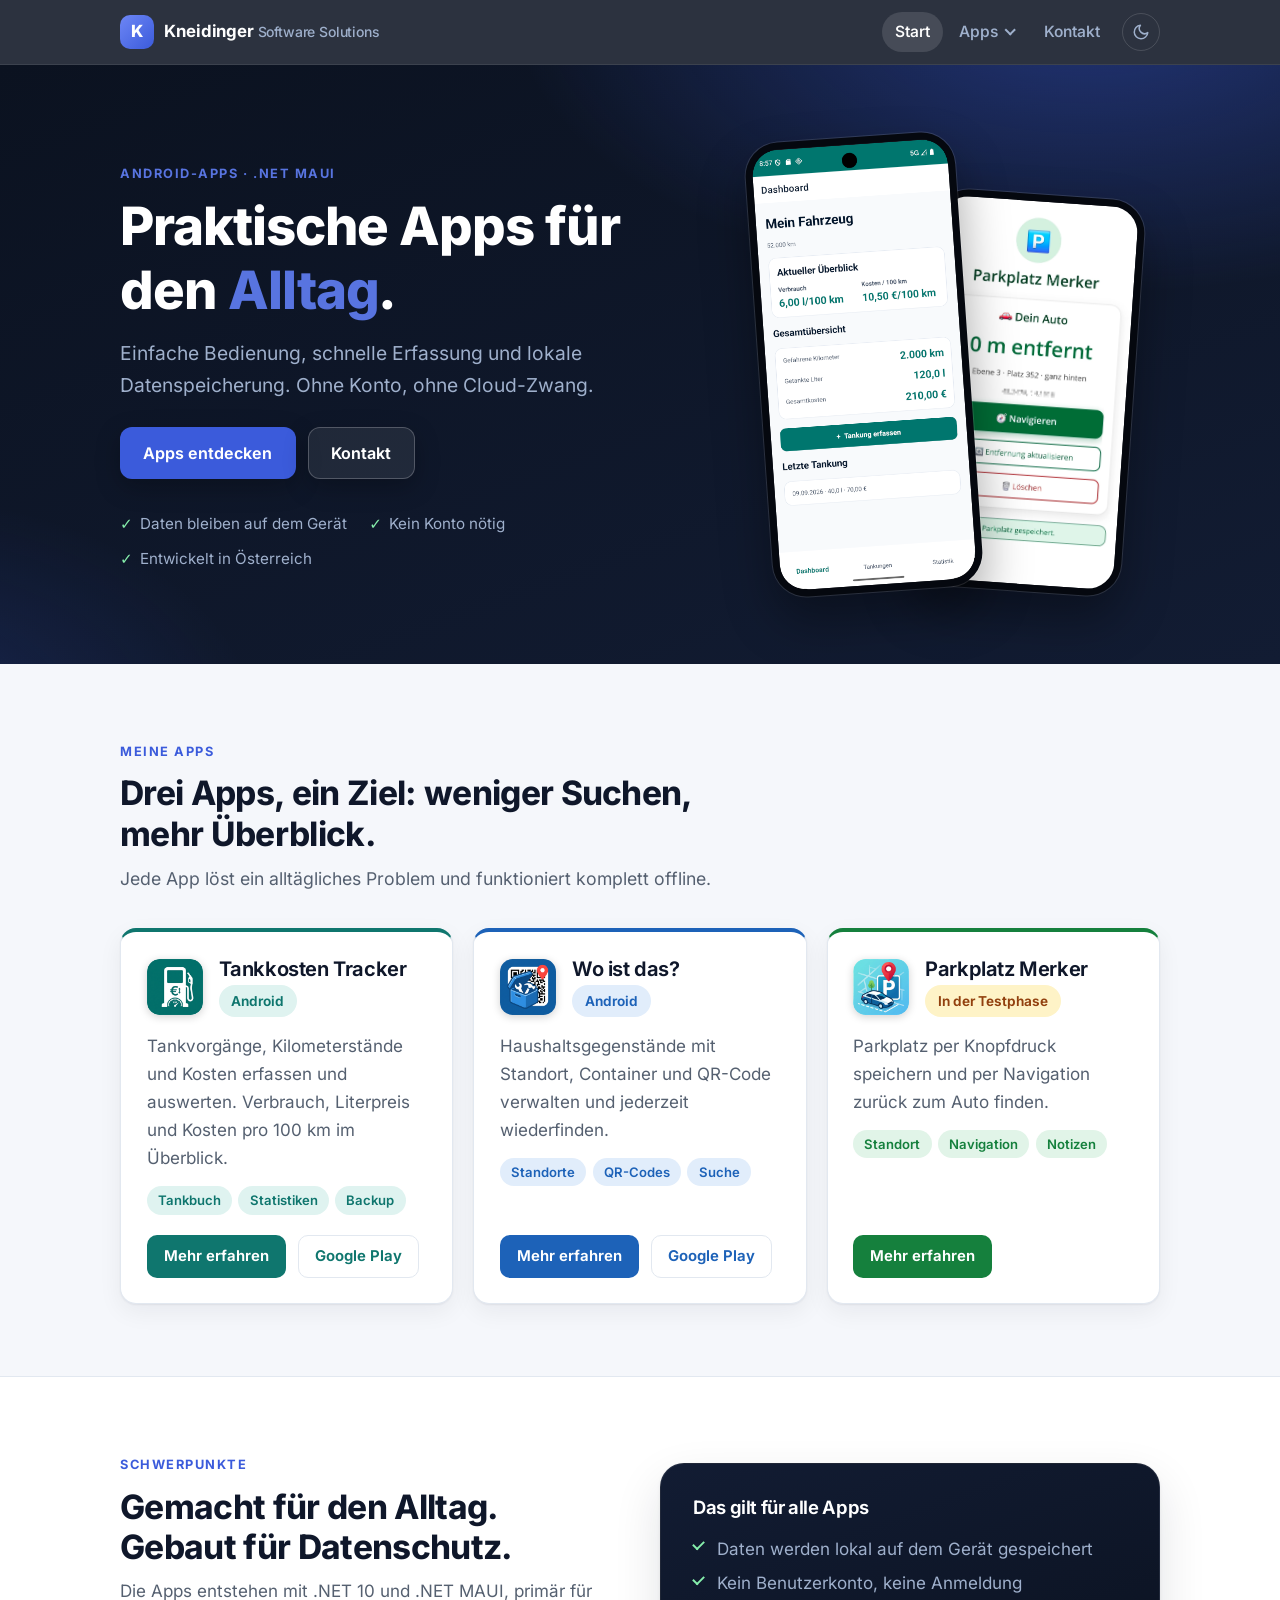
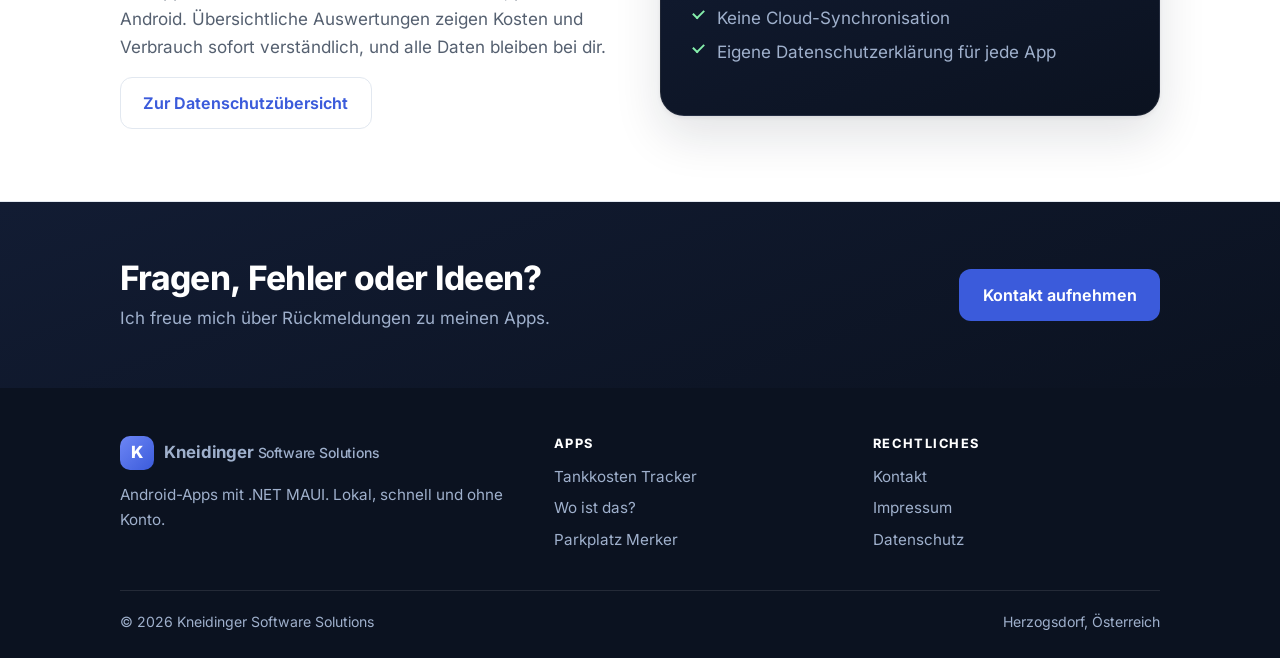
<file: index.html>
<!DOCTYPE html>
<html lang="de">
<head>
  <meta charset="utf-8">
  <meta name="viewport" content="width=device-width, initial-scale=1">
  <title>Kneidinger Software Solutions – App-Entwicklung</title>
  <meta name="description" content="Entwickler-Website von Kneidinger Software Solutions: Android-Apps mit .NET MAUI – Tankkosten Tracker, Wo ist das? und Parkplatz Merker. Lokal, schnell, ohne Konto.">
  <meta name="color-scheme" content="light dark">
  <link rel="preload" href="fonts/inter-latin-wght-normal.woff2" as="font" type="font/woff2" crossorigin>
  <link rel="stylesheet" href="style.css">
  <script src="site.js"></script>
</head>
<body>
  <a class="skip-link" href="#main">Zum Inhalt springen</a>
  <header class="site-header">
    <div class="wrap header-inner">
      <a class="brand" href="index.html"><span class="brand-mark" aria-hidden="true">K</span><span>Kneidinger <small>Software Solutions</small></span></a>
      <nav class="main-nav" aria-label="Hauptnavigation">
        <a href="index.html" aria-current="page">Start</a>
        <details class="dropdown">
          <summary>Apps</summary>
          <div class="dropdown-menu">
            <a class="menu-item theme-tankkosten" href="tankkostentracker.html"><span class="app-icon app-icon-sm"><img src="img/icon-tankkosten.png" alt="" width="38" height="38"></span><span><strong>Tankkosten Tracker</strong><small>Tankbuch &amp; Verbrauch</small></span></a>
            <a class="menu-item theme-woistdas" href="woistdas.html"><span class="app-icon app-icon-sm"><img src="img/icon-woistdas.png" alt="" width="38" height="38"></span><span><strong>Wo ist das?</strong><small>Gegenstände wiederfinden</small></span></a>
            <a class="menu-item theme-parkplatz" href="parkplatzmerker.html"><span class="app-icon app-icon-sm"><img src="img/icon-parkplatz.png" alt="" width="38" height="38"></span><span><strong>Parkplatz Merker</strong><small>Das Auto wiederfinden</small></span></a>
          </div>
        </details>
        <a href="kontakt.html">Kontakt</a>
      </nav>
    </div>
  </header>

  <main id="main">
    <section class="hero">
      <div class="wrap hero-grid">
        <div>
          <span class="eyebrow">Android-Apps &middot; .NET MAUI</span>
          <h1>Praktische Apps für den <em>Alltag</em>.</h1>
          <p class="lead">Einfache Bedienung, schnelle Erfassung und lokale Datenspeicherung. Ohne Konto, ohne Cloud-Zwang.</p>
          <div class="actions">
            <a class="btn" href="#apps">Apps entdecken</a>
            <a class="btn btn-ghost" href="kontakt.html">Kontakt</a>
          </div>
          <ul class="trust">
            <li>Daten bleiben auf dem Gerät</li>
            <li>Kein Konto nötig</li>
            <li>Entwickelt in Österreich</li>
          </ul>
        </div>
        <div class="hero-visual" aria-hidden="true">
          <figure class="phone">
            <img src="AppDaten/TankkostenTracker/screenshoteins.png" alt="" width="383" height="862">
          </figure>
          <figure class="phone">
            <img class="img-light" src="AppDaten/ParkplatzMerker/screenshotdreihell.jpeg" alt="" width="818" height="1600">
            <img class="img-dark" src="AppDaten/ParkplatzMerker/screenshotdreidunkel.jpeg" alt="" width="818" height="1600">
          </figure>
        </div>
      </div>
    </section>

    <section class="section" id="apps">
      <div class="wrap">
        <div class="section-head reveal">
          <span class="eyebrow">Meine Apps</span>
          <h2>Drei Apps, ein Ziel: weniger Suchen, mehr Überblick.</h2>
          <p>Jede App löst ein alltägliches Problem und funktioniert komplett offline.</p>
        </div>
        <div class="grid">
          <article class="app-card theme-tankkosten reveal">
            <div class="app-card-head">
              <span class="app-icon"><img src="img/icon-tankkosten.png" alt="" width="56" height="56" loading="lazy"></span>
              <div>
                <h3>Tankkosten Tracker</h3>
                <span class="badge">Android</span>
              </div>
            </div>
            <p>Tankvorgänge, Kilometerstände und Kosten erfassen und auswerten. Verbrauch, Literpreis und Kosten pro 100 km im Überblick.</p>
            <ul class="chips"><li>Tankbuch</li><li>Statistiken</li><li>Backup</li></ul>
            <div class="actions">
              <a class="btn btn-sm" href="tankkostentracker.html">Mehr erfahren</a>
              <a class="btn btn-sm btn-outline" href="https://play.google.com/store/apps/details?id=com.kneidingersoftwaresolution.autologbuch" target="_blank" rel="noopener noreferrer">Google Play</a>
            </div>
          </article>

          <article class="app-card theme-woistdas reveal">
            <div class="app-card-head">
              <span class="app-icon"><img src="img/icon-woistdas.png" alt="" width="56" height="56" loading="lazy"></span>
              <div>
                <h3>Wo ist das?</h3>
                <span class="badge">Android</span>
              </div>
            </div>
            <p>Haushaltsgegenstände mit Standort, Container und QR-Code verwalten und jederzeit wiederfinden.</p>
            <ul class="chips"><li>Standorte</li><li>QR-Codes</li><li>Suche</li></ul>
            <div class="actions">
              <a class="btn btn-sm" href="woistdas.html">Mehr erfahren</a>
              <a class="btn btn-sm btn-outline" href="https://play.google.com/store/apps/details?id=com.kneidingersoftwaresolution.woistdas" target="_blank" rel="noopener noreferrer">Google Play</a>
            </div>
          </article>

          <article class="app-card theme-parkplatz reveal">
            <div class="app-card-head">
              <span class="app-icon"><img src="img/icon-parkplatz.png" alt="" width="56" height="56" loading="lazy"></span>
              <div>
                <h3>Parkplatz Merker</h3>
                <span class="badge badge-warn">In der Testphase</span>
              </div>
            </div>
            <p>Parkplatz per Knopfdruck speichern und per Navigation zurück zum Auto finden.</p>
            <ul class="chips"><li>Standort</li><li>Navigation</li><li>Notizen</li></ul>
            <div class="actions">
              <a class="btn btn-sm" href="parkplatzmerker.html">Mehr erfahren</a>
            </div>
          </article>
        </div>
      </div>
    </section>

    <section class="section section-alt">
      <div class="wrap split">
        <div class="reveal">
          <span class="eyebrow">Schwerpunkte</span>
          <h2>Gemacht für den Alltag. Gebaut für Datenschutz.</h2>
          <p class="muted">Die Apps entstehen mit .NET 10 und .NET MAUI, primär für Android. Übersichtliche Auswertungen zeigen Kosten und Verbrauch sofort verständlich, und alle Daten bleiben bei dir.</p>
          <div class="actions">
            <a class="btn btn-outline" href="datenschutz.html">Zur Datenschutzübersicht</a>
          </div>
        </div>
        <aside class="callout reveal">
          <h3>Das gilt für alle Apps</h3>
          <ul class="checklist">
            <li>Daten werden lokal auf dem Gerät gespeichert</li>
            <li>Kein Benutzerkonto, keine Anmeldung</li>
            <li>Keine Cloud-Synchronisation</li>
            <li>Eigene Datenschutzerklärung für jede App</li>
          </ul>
        </aside>
      </div>
    </section>

    <section class="cta-band">
      <div class="wrap">
        <div>
          <h2>Fragen, Fehler oder Ideen?</h2>
          <p>Ich freue mich über Rückmeldungen zu meinen Apps.</p>
        </div>
        <a class="btn" href="kontakt.html">Kontakt aufnehmen</a>
      </div>
    </section>
  </main>

  <footer class="site-footer">
    <div class="wrap">
      <div class="footer-grid">
        <div>
          <a class="brand footer-brand" href="index.html"><span class="brand-mark" aria-hidden="true">K</span><span>Kneidinger <small>Software Solutions</small></span></a>
          <p>Android-Apps mit .NET MAUI. Lokal, schnell und ohne Konto.</p>
        </div>
        <div>
          <h2>Apps</h2>
          <ul>
            <li><a href="tankkostentracker.html">Tankkosten Tracker</a></li>
            <li><a href="woistdas.html">Wo ist das?</a></li>
            <li><a href="parkplatzmerker.html">Parkplatz Merker</a></li>
          </ul>
        </div>
        <div>
          <h2>Rechtliches</h2>
          <ul>
            <li><a href="kontakt.html">Kontakt</a></li>
            <li><a href="impressum.html">Impressum</a></li>
            <li><a href="datenschutz.html">Datenschutz</a></li>
          </ul>
        </div>
      </div>
      <div class="footer-bottom">
        <span>&copy; 2026 Kneidinger Software Solutions</span>
        <span>Herzogsdorf, Österreich</span>
      </div>
    </div>
  </footer>
</body>
</html>
</file>
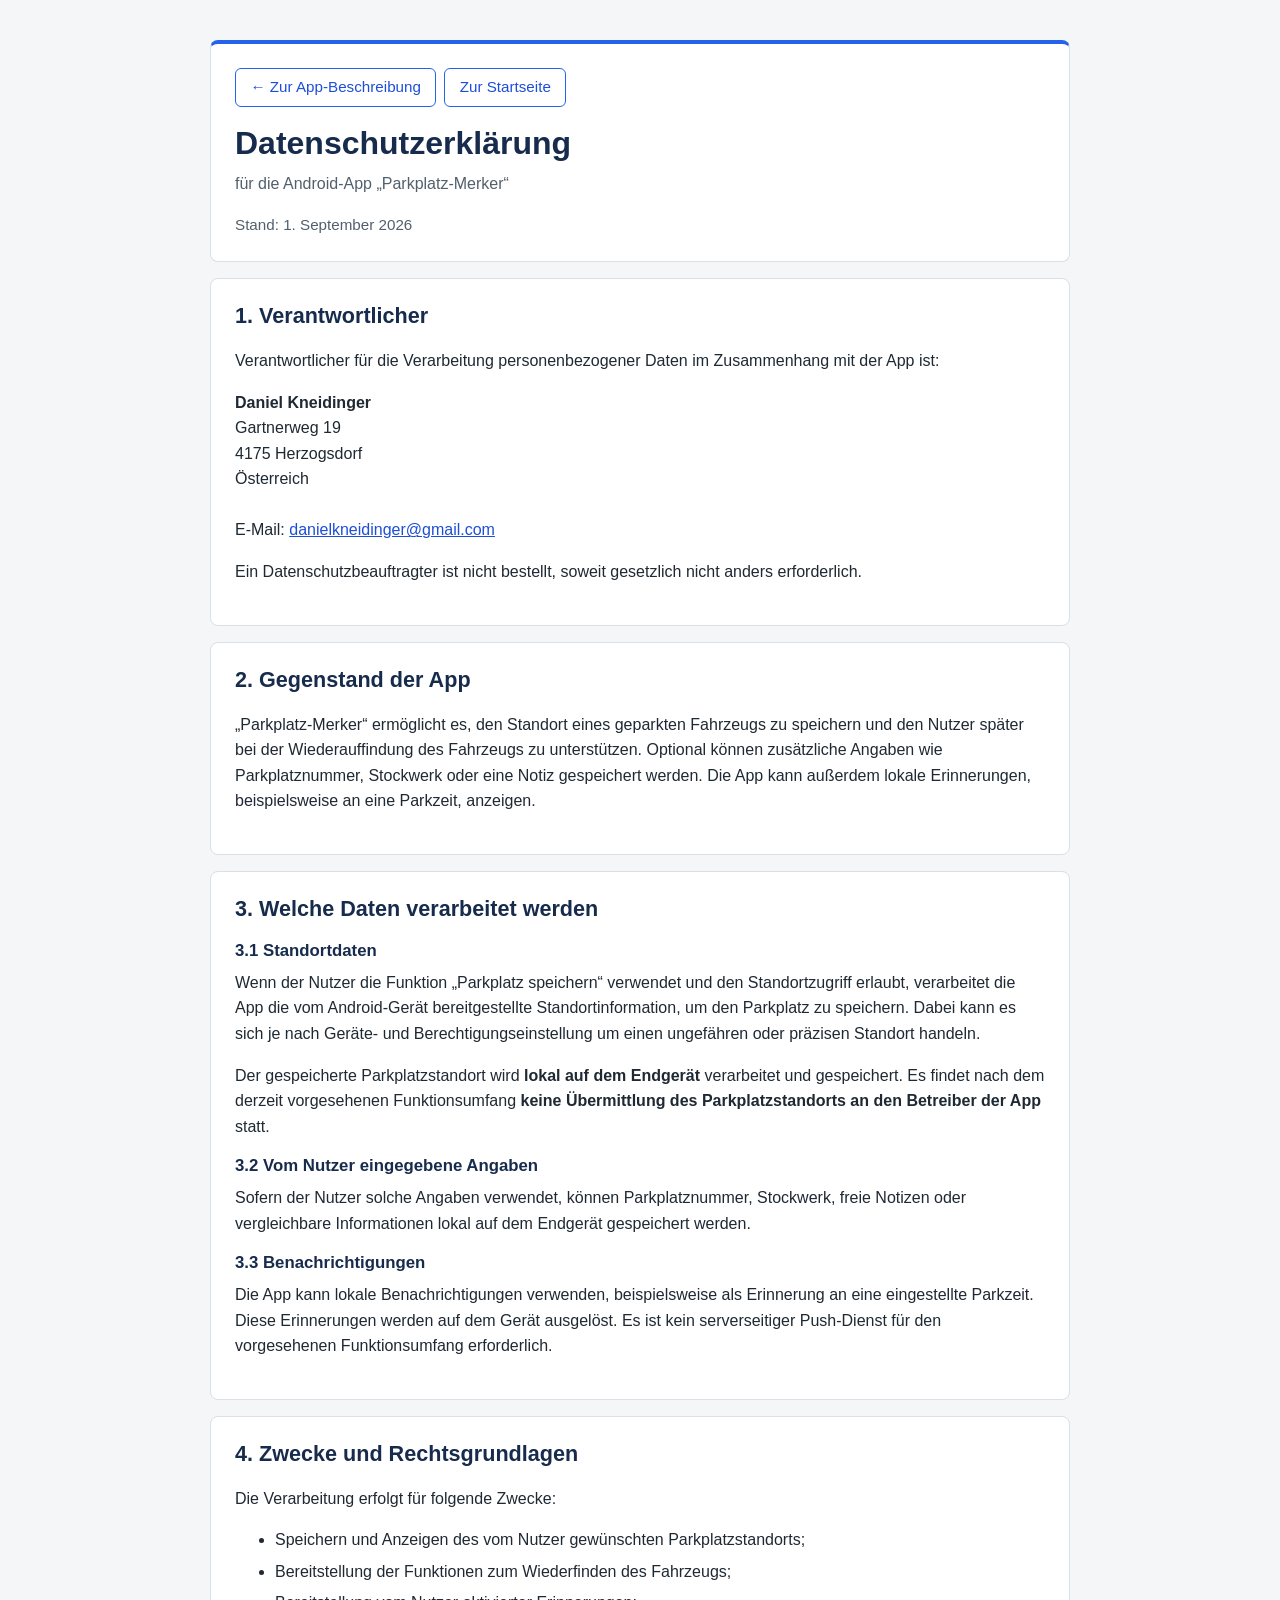
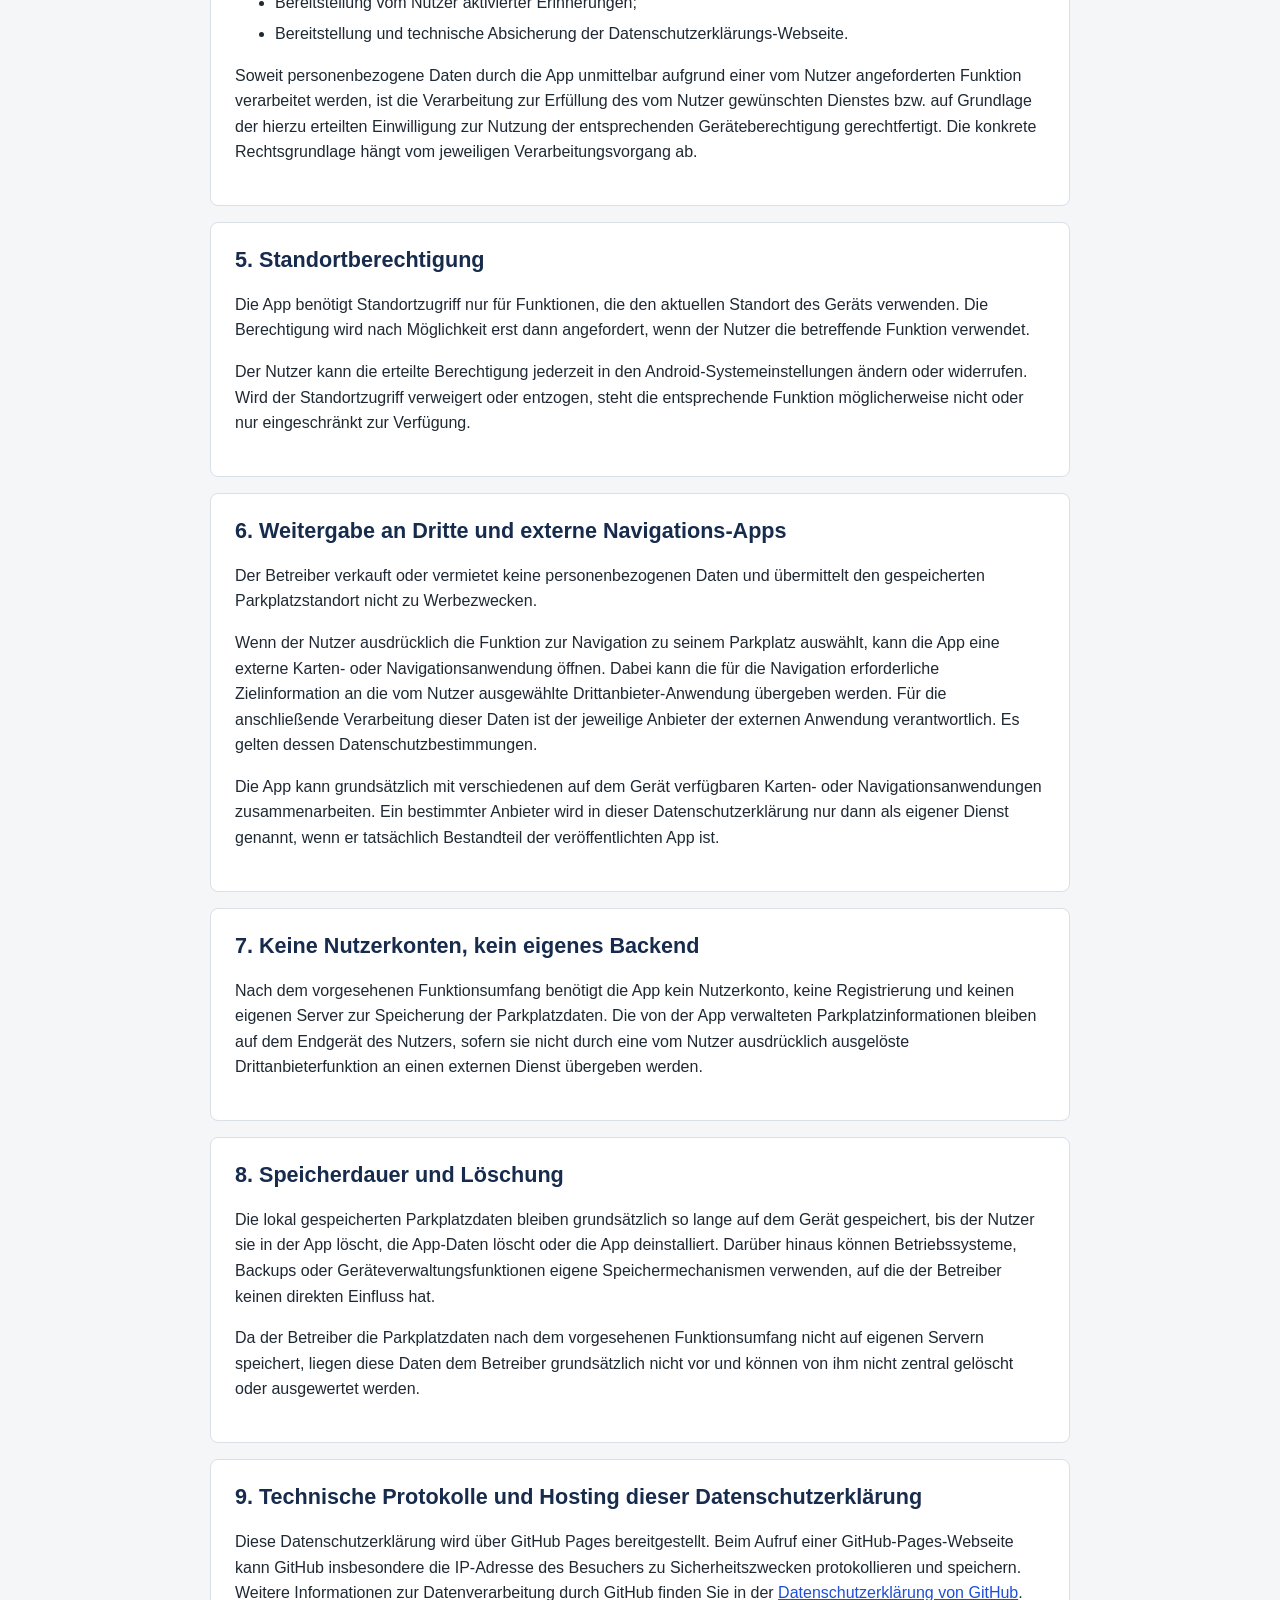
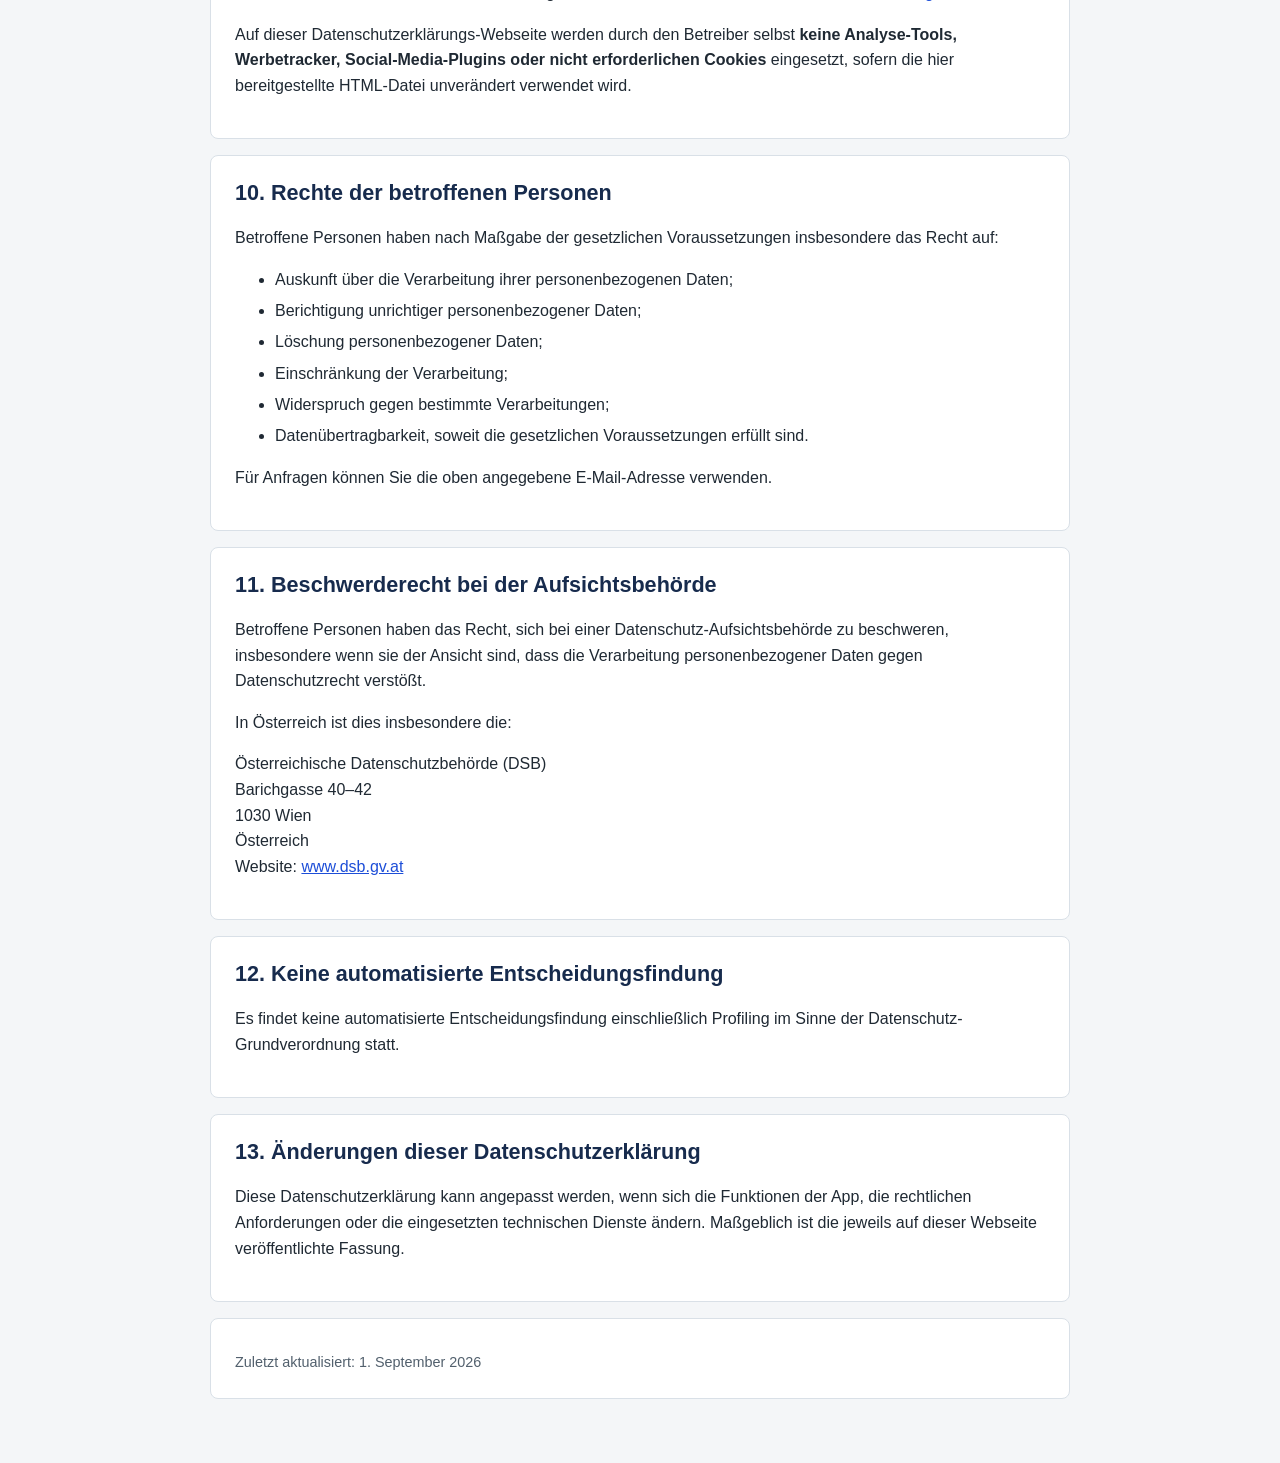
<file: AppPrivacyPolicy/ParkplatzMerker/index.html>
<!doctype html>
<html lang="de">
<head>
  <meta charset="utf-8">
  <meta name="viewport" content="width=device-width, initial-scale=1">
  <meta name="description" content="Datenschutzerklärung für die Android-App Parkplatz-Merker.">
  <title>Datenschutzerklärung – Parkplatz-Merker</title>
  <link rel="stylesheet" href="style.css">
</head>
<body>
<main class="container">
  <header>
    <nav class="back-links">
      <a class="back-button" href="../../parkplatzmerker.html">&larr; Zur App-Beschreibung</a>
      <a class="back-button" href="../../index.html">Zur Startseite</a>
    </nav>
    <h1>Datenschutzerklärung</h1>
    <p class="subtitle">für die Android-App „Parkplatz-Merker“</p>
    <p class="updated">Stand: 1. September 2026</p>
  </header>

  <section>
    <h2>1. Verantwortlicher</h2>
    <p>Verantwortlicher für die Verarbeitung personenbezogener Daten im Zusammenhang mit der App ist:</p>
    <address>
      <strong>Daniel Kneidinger</strong><br>
      Gartnerweg 19<br>
      4175 Herzogsdorf<br>
      Österreich<br><br>
      E-Mail: <a href="mailto:danielkneidinger@gmail.com">danielkneidinger@gmail.com</a>
    </address>
    <p>Ein Datenschutzbeauftragter ist nicht bestellt, soweit gesetzlich nicht anders erforderlich.</p>
  </section>

  <section>
    <h2>2. Gegenstand der App</h2>
    <p>„Parkplatz-Merker“ ermöglicht es, den Standort eines geparkten Fahrzeugs zu speichern und den Nutzer später bei der Wiederauffindung des Fahrzeugs zu unterstützen. Optional können zusätzliche Angaben wie Parkplatznummer, Stockwerk oder eine Notiz gespeichert werden. Die App kann außerdem lokale Erinnerungen, beispielsweise an eine Parkzeit, anzeigen.</p>
  </section>

  <section>
    <h2>3. Welche Daten verarbeitet werden</h2>
    <h3>3.1 Standortdaten</h3>
    <p>Wenn der Nutzer die Funktion „Parkplatz speichern“ verwendet und den Standortzugriff erlaubt, verarbeitet die App die vom Android-Gerät bereitgestellte Standortinformation, um den Parkplatz zu speichern. Dabei kann es sich je nach Geräte- und Berechtigungseinstellung um einen ungefähren oder präzisen Standort handeln.</p>
    <p>Der gespeicherte Parkplatzstandort wird <strong>lokal auf dem Endgerät</strong> verarbeitet und gespeichert. Es findet nach dem derzeit vorgesehenen Funktionsumfang <strong>keine Übermittlung des Parkplatzstandorts an den Betreiber der App</strong> statt.</p>

    <h3>3.2 Vom Nutzer eingegebene Angaben</h3>
    <p>Sofern der Nutzer solche Angaben verwendet, können Parkplatznummer, Stockwerk, freie Notizen oder vergleichbare Informationen lokal auf dem Endgerät gespeichert werden.</p>

    <h3>3.3 Benachrichtigungen</h3>
    <p>Die App kann lokale Benachrichtigungen verwenden, beispielsweise als Erinnerung an eine eingestellte Parkzeit. Diese Erinnerungen werden auf dem Gerät ausgelöst. Es ist kein serverseitiger Push-Dienst für den vorgesehenen Funktionsumfang erforderlich.</p>
  </section>

  <section>
    <h2>4. Zwecke und Rechtsgrundlagen</h2>
    <p>Die Verarbeitung erfolgt für folgende Zwecke:</p>
    <ul>
      <li>Speichern und Anzeigen des vom Nutzer gewünschten Parkplatzstandorts;</li>
      <li>Bereitstellung der Funktionen zum Wiederfinden des Fahrzeugs;</li>
      <li>Bereitstellung vom Nutzer aktivierter Erinnerungen;</li>
      <li>Bereitstellung und technische Absicherung der Datenschutzerklärungs-Webseite.</li>
    </ul>
    <p>Soweit personenbezogene Daten durch die App unmittelbar aufgrund einer vom Nutzer angeforderten Funktion verarbeitet werden, ist die Verarbeitung zur Erfüllung des vom Nutzer gewünschten Dienstes bzw. auf Grundlage der hierzu erteilten Einwilligung zur Nutzung der entsprechenden Geräteberechtigung gerechtfertigt. Die konkrete Rechtsgrundlage hängt vom jeweiligen Verarbeitungsvorgang ab.</p>
  </section>

  <section>
    <h2>5. Standortberechtigung</h2>
    <p>Die App benötigt Standortzugriff nur für Funktionen, die den aktuellen Standort des Geräts verwenden. Die Berechtigung wird nach Möglichkeit erst dann angefordert, wenn der Nutzer die betreffende Funktion verwendet.</p>
    <p>Der Nutzer kann die erteilte Berechtigung jederzeit in den Android-Systemeinstellungen ändern oder widerrufen. Wird der Standortzugriff verweigert oder entzogen, steht die entsprechende Funktion möglicherweise nicht oder nur eingeschränkt zur Verfügung.</p>
  </section>

  <section>
    <h2>6. Weitergabe an Dritte und externe Navigations-Apps</h2>
    <p>Der Betreiber verkauft oder vermietet keine personenbezogenen Daten und übermittelt den gespeicherten Parkplatzstandort nicht zu Werbezwecken.</p>
    <p>Wenn der Nutzer ausdrücklich die Funktion zur Navigation zu seinem Parkplatz auswählt, kann die App eine externe Karten- oder Navigationsanwendung öffnen. Dabei kann die für die Navigation erforderliche Zielinformation an die vom Nutzer ausgewählte Drittanbieter-Anwendung übergeben werden. Für die anschließende Verarbeitung dieser Daten ist der jeweilige Anbieter der externen Anwendung verantwortlich. Es gelten dessen Datenschutzbestimmungen.</p>
    <p>Die App kann grundsätzlich mit verschiedenen auf dem Gerät verfügbaren Karten- oder Navigationsanwendungen zusammenarbeiten. Ein bestimmter Anbieter wird in dieser Datenschutzerklärung nur dann als eigener Dienst genannt, wenn er tatsächlich Bestandteil der veröffentlichten App ist.</p>
  </section>

  <section>
    <h2>7. Keine Nutzerkonten, kein eigenes Backend</h2>
    <p>Nach dem vorgesehenen Funktionsumfang benötigt die App kein Nutzerkonto, keine Registrierung und keinen eigenen Server zur Speicherung der Parkplatzdaten. Die von der App verwalteten Parkplatzinformationen bleiben auf dem Endgerät des Nutzers, sofern sie nicht durch eine vom Nutzer ausdrücklich ausgelöste Drittanbieterfunktion an einen externen Dienst übergeben werden.</p>
  </section>

  <section>
    <h2>8. Speicherdauer und Löschung</h2>
    <p>Die lokal gespeicherten Parkplatzdaten bleiben grundsätzlich so lange auf dem Gerät gespeichert, bis der Nutzer sie in der App löscht, die App-Daten löscht oder die App deinstalliert. Darüber hinaus können Betriebssysteme, Backups oder Geräteverwaltungsfunktionen eigene Speichermechanismen verwenden, auf die der Betreiber keinen direkten Einfluss hat.</p>
    <p>Da der Betreiber die Parkplatzdaten nach dem vorgesehenen Funktionsumfang nicht auf eigenen Servern speichert, liegen diese Daten dem Betreiber grundsätzlich nicht vor und können von ihm nicht zentral gelöscht oder ausgewertet werden.</p>
  </section>

  <section>
    <h2>9. Technische Protokolle und Hosting dieser Datenschutzerklärung</h2>
    <p>Diese Datenschutzerklärung wird über GitHub Pages bereitgestellt. Beim Aufruf einer GitHub-Pages-Webseite kann GitHub insbesondere die IP-Adresse des Besuchers zu Sicherheitszwecken protokollieren und speichern. Weitere Informationen zur Datenverarbeitung durch GitHub finden Sie in der <a href="https://docs.github.com/en/site-policy/privacy-policies/github-general-privacy-statement" target="_blank" rel="noopener noreferrer">Datenschutzerklärung von GitHub</a>.</p>
    <p>Auf dieser Datenschutzerklärungs-Webseite werden durch den Betreiber selbst <strong>keine Analyse-Tools, Werbetracker, Social-Media-Plugins oder nicht erforderlichen Cookies</strong> eingesetzt, sofern die hier bereitgestellte HTML-Datei unverändert verwendet wird.</p>
  </section>

  <section>
    <h2>10. Rechte der betroffenen Personen</h2>
    <p>Betroffene Personen haben nach Maßgabe der gesetzlichen Voraussetzungen insbesondere das Recht auf:</p>
    <ul>
      <li>Auskunft über die Verarbeitung ihrer personenbezogenen Daten;</li>
      <li>Berichtigung unrichtiger personenbezogener Daten;</li>
      <li>Löschung personenbezogener Daten;</li>
      <li>Einschränkung der Verarbeitung;</li>
      <li>Widerspruch gegen bestimmte Verarbeitungen;</li>
      <li>Datenübertragbarkeit, soweit die gesetzlichen Voraussetzungen erfüllt sind.</li>
    </ul>
    <p>Für Anfragen können Sie die oben angegebene E-Mail-Adresse verwenden.</p>
  </section>

  <section>
    <h2>11. Beschwerderecht bei der Aufsichtsbehörde</h2>
    <p>Betroffene Personen haben das Recht, sich bei einer Datenschutz-Aufsichtsbehörde zu beschweren, insbesondere wenn sie der Ansicht sind, dass die Verarbeitung personenbezogener Daten gegen Datenschutzrecht verstößt.</p>
    <p>In Österreich ist dies insbesondere die:</p>
    <address>
      Österreichische Datenschutzbehörde (DSB)<br>
      Barichgasse 40–42<br>
      1030 Wien<br>
      Österreich<br>
      Website: <a href="https://www.dsb.gv.at/" target="_blank" rel="noopener noreferrer">www.dsb.gv.at</a>
    </address>
  </section>

  <section>
    <h2>12. Keine automatisierte Entscheidungsfindung</h2>
    <p>Es findet keine automatisierte Entscheidungsfindung einschließlich Profiling im Sinne der Datenschutz-Grundverordnung statt.</p>
  </section>

  <section>
    <h2>13. Änderungen dieser Datenschutzerklärung</h2>
    <p>Diese Datenschutzerklärung kann angepasst werden, wenn sich die Funktionen der App, die rechtlichen Anforderungen oder die eingesetzten technischen Dienste ändern. Maßgeblich ist die jeweils auf dieser Webseite veröffentlichte Fassung.</p>
  </section>

  <footer>
    <p>Zuletzt aktualisiert: 1. September 2026</p>
  </footer>
</main>
</body>
</html>
</file>
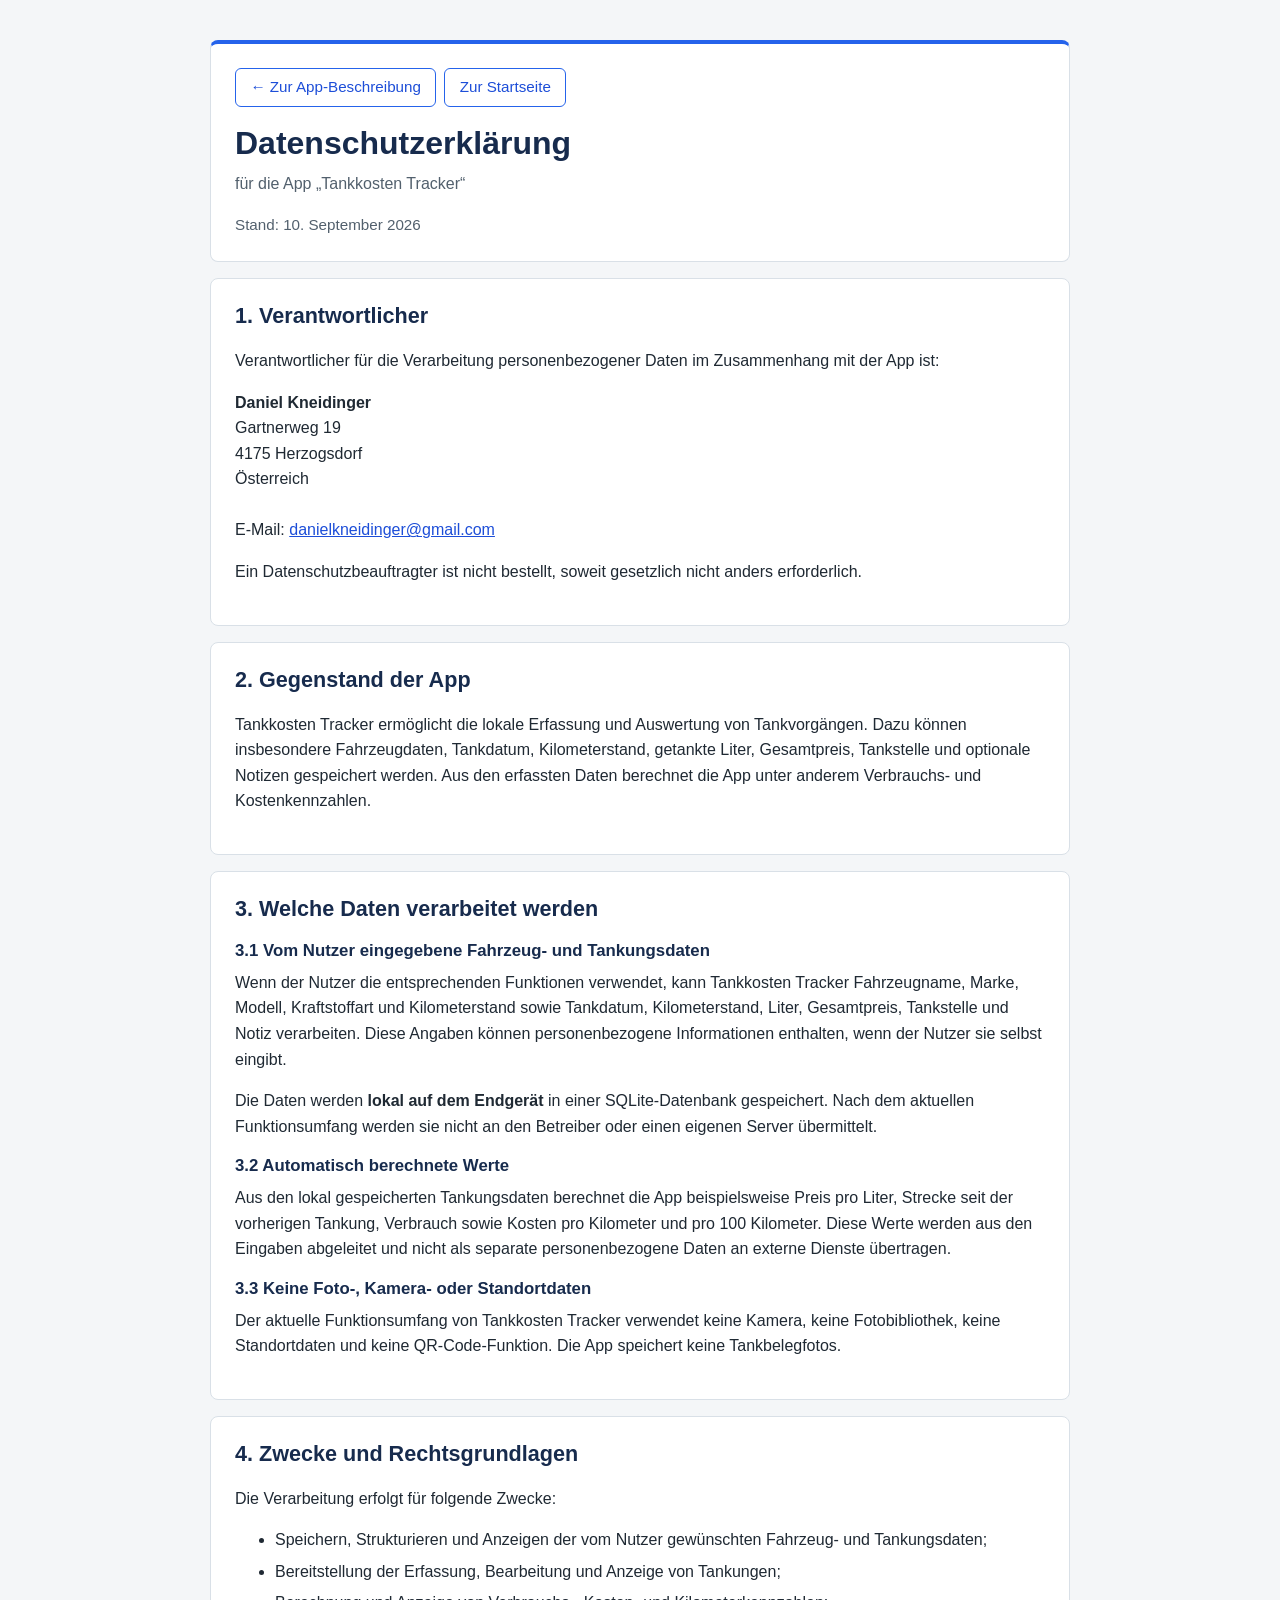
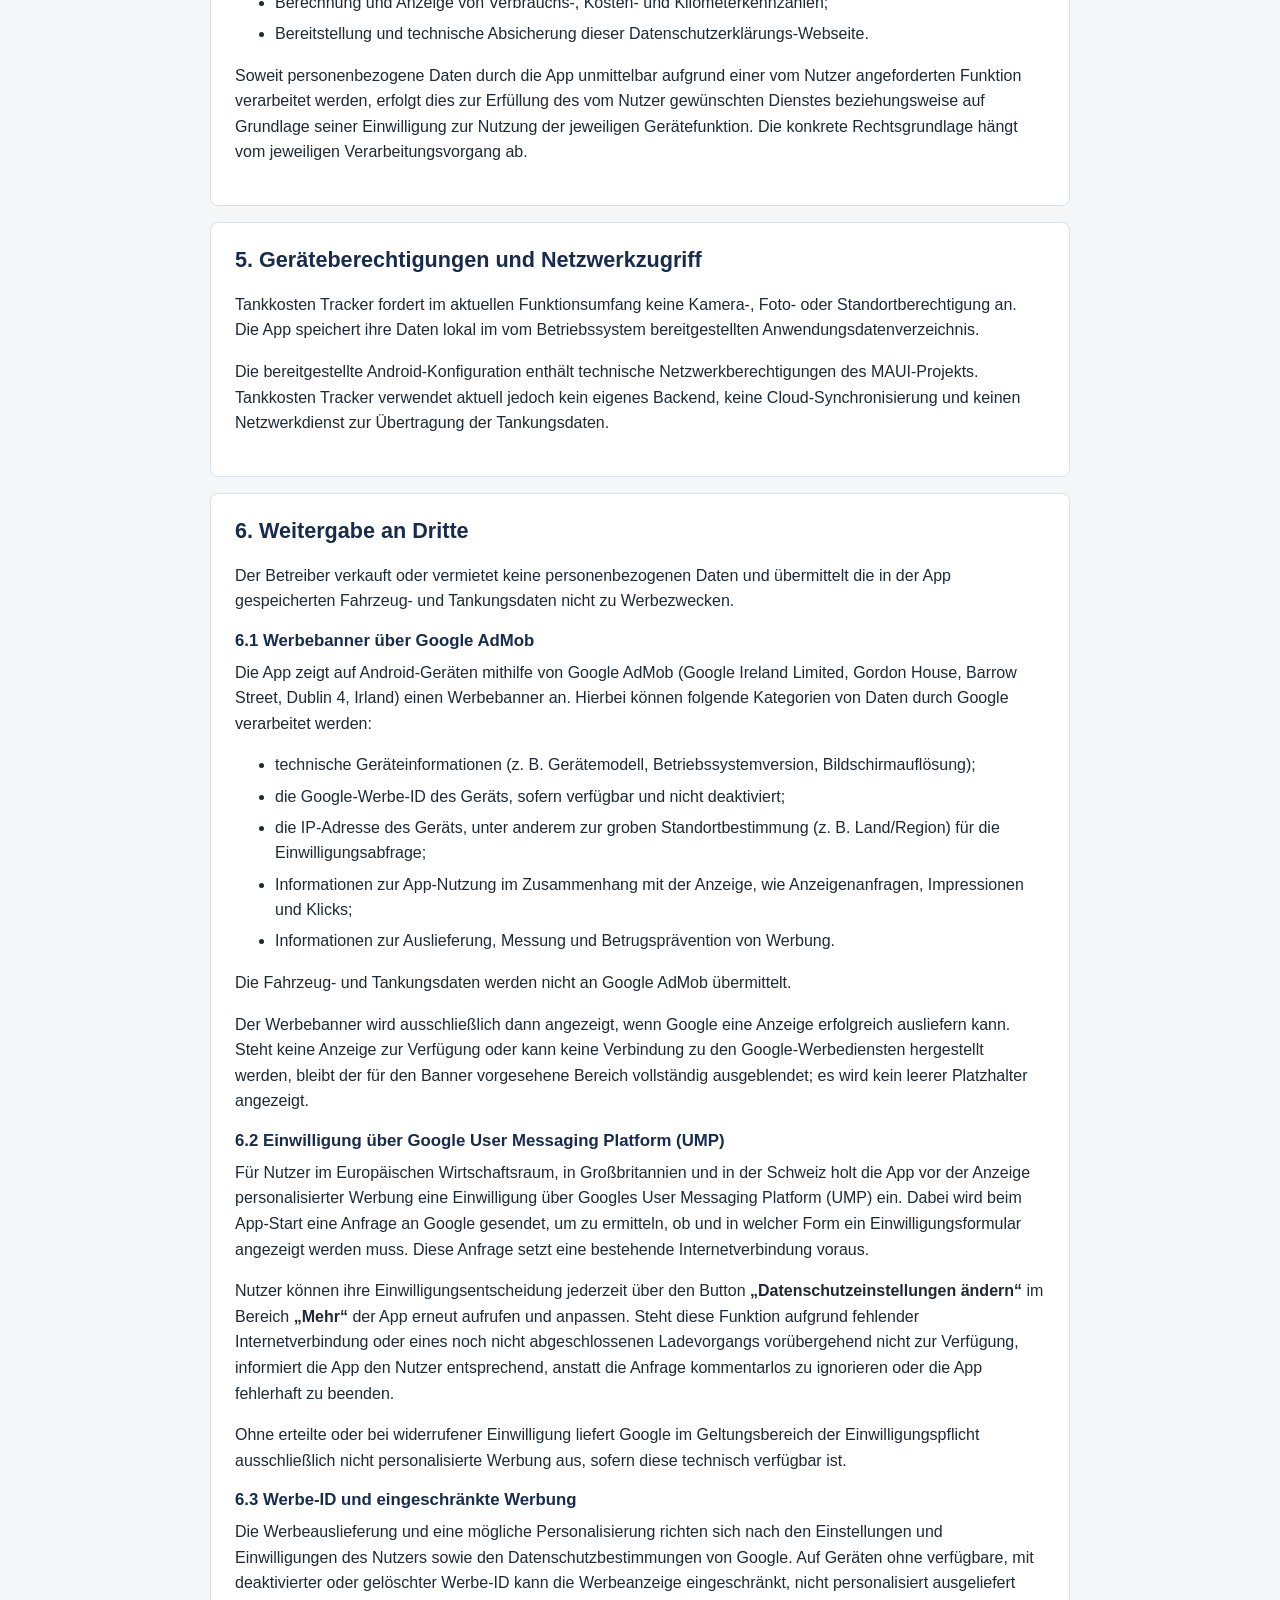
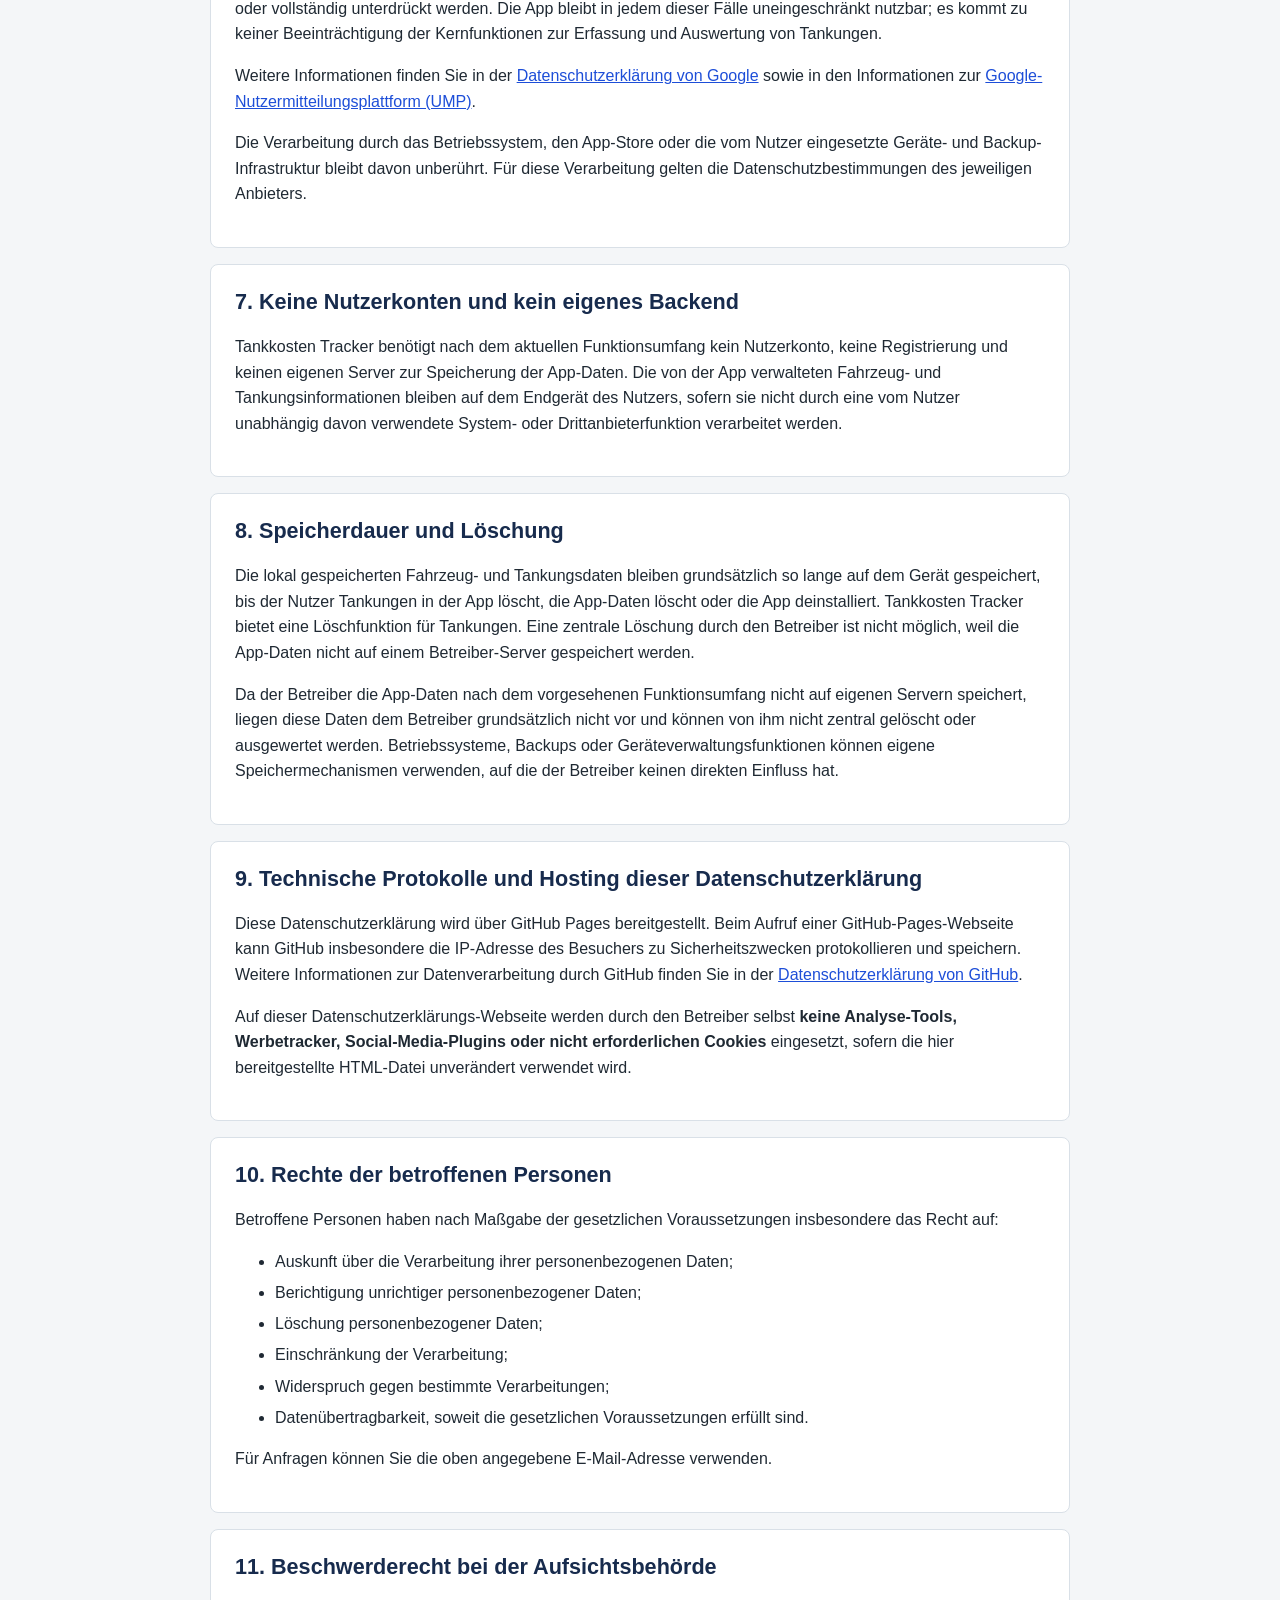
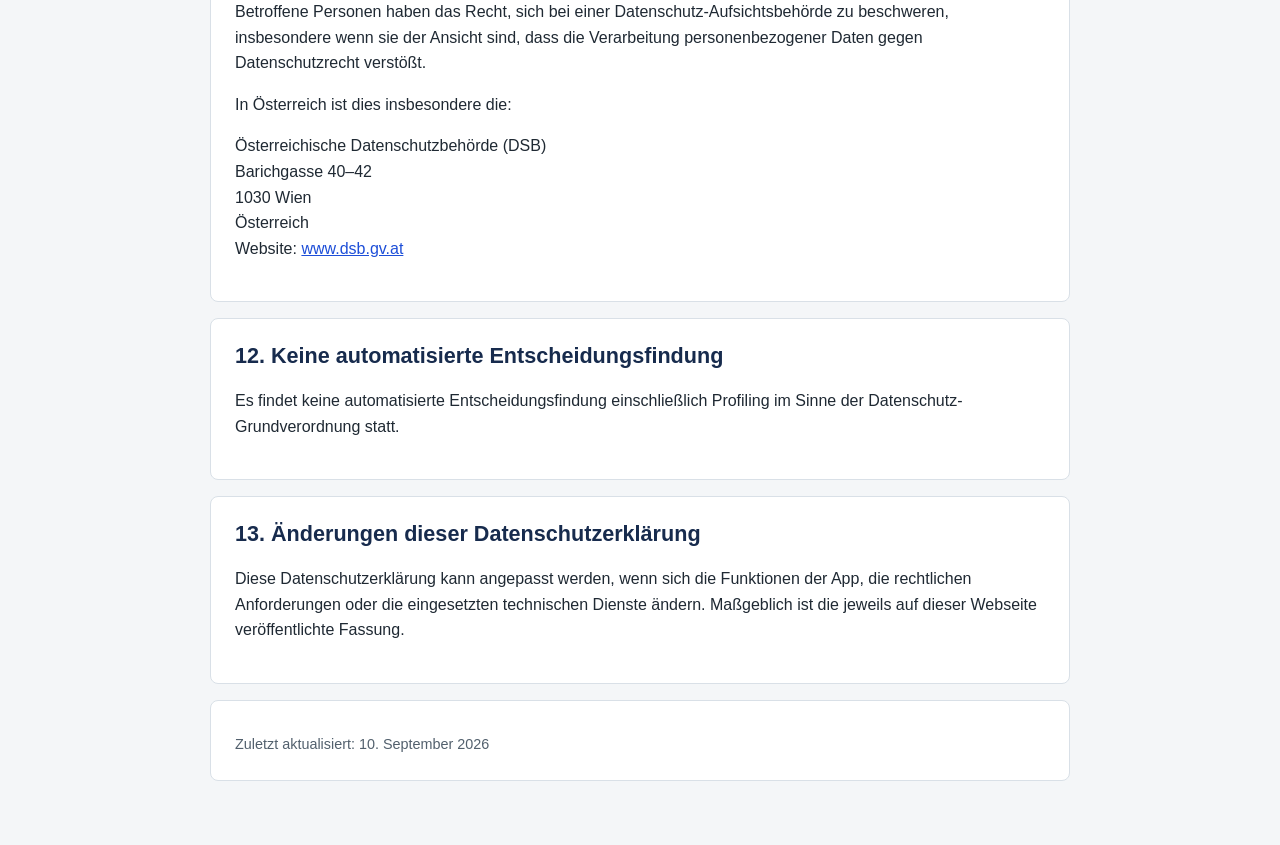
<file: AppPrivacyPolicy/TankkostenTracker/index.html>
<!doctype html>
<html lang="de">
<head>
  <meta charset="utf-8">
  <meta name="viewport" content="width=device-width, initial-scale=1">
  <meta name="description" content="Datenschutzerklärung für die App Tankkosten Tracker">
  <title>Datenschutzerklärung – Tankkosten Tracker</title>
  <link rel="stylesheet" href="style.css">
</head>
<body>
<main class="container">
  <header>
    <nav class="back-links">
      <a class="back-button" href="../../tankkostentracker.html">&larr; Zur App-Beschreibung</a>
      <a class="back-button" href="../../index.html">Zur Startseite</a>
    </nav>
    <h1>Datenschutzerklärung</h1>
    <p class="subtitle">für die App „Tankkosten Tracker“</p>
    <p class="updated">Stand: 10. September 2026</p>
  </header>

  <section>
    <h2>1. Verantwortlicher</h2>
    <p>Verantwortlicher für die Verarbeitung personenbezogener Daten im Zusammenhang mit der App ist:</p>
    <address>
      <strong>Daniel Kneidinger</strong><br>
      Gartnerweg 19<br>
      4175 Herzogsdorf<br>
      Österreich<br><br>
      E-Mail: <a href="mailto:danielkneidinger@gmail.com">danielkneidinger@gmail.com</a>
    </address>
    <p>Ein Datenschutzbeauftragter ist nicht bestellt, soweit gesetzlich nicht anders erforderlich.</p>
  </section>

  <section>
    <h2>2. Gegenstand der App</h2>
    <p>Tankkosten Tracker ermöglicht die lokale Erfassung und Auswertung von Tankvorgängen. Dazu können insbesondere Fahrzeugdaten, Tankdatum, Kilometerstand, getankte Liter, Gesamtpreis, Tankstelle und optionale Notizen gespeichert werden. Aus den erfassten Daten berechnet die App unter anderem Verbrauchs- und Kostenkennzahlen.</p>
  </section>

  <section>
    <h2>3. Welche Daten verarbeitet werden</h2>
    <h3>3.1 Vom Nutzer eingegebene Fahrzeug- und Tankungsdaten</h3>
    <p>Wenn der Nutzer die entsprechenden Funktionen verwendet, kann Tankkosten Tracker Fahrzeugname, Marke, Modell, Kraftstoffart und Kilometerstand sowie Tankdatum, Kilometerstand, Liter, Gesamtpreis, Tankstelle und Notiz verarbeiten. Diese Angaben können personenbezogene Informationen enthalten, wenn der Nutzer sie selbst eingibt.</p>
    <p>Die Daten werden <strong>lokal auf dem Endgerät</strong> in einer SQLite-Datenbank gespeichert. Nach dem aktuellen Funktionsumfang werden sie nicht an den Betreiber oder einen eigenen Server übermittelt.</p>

    <h3>3.2 Automatisch berechnete Werte</h3>
    <p>Aus den lokal gespeicherten Tankungsdaten berechnet die App beispielsweise Preis pro Liter, Strecke seit der vorherigen Tankung, Verbrauch sowie Kosten pro Kilometer und pro 100 Kilometer. Diese Werte werden aus den Eingaben abgeleitet und nicht als separate personenbezogene Daten an externe Dienste übertragen.</p>

    <h3>3.3 Keine Foto-, Kamera- oder Standortdaten</h3>
    <p>Der aktuelle Funktionsumfang von Tankkosten Tracker verwendet keine Kamera, keine Fotobibliothek, keine Standortdaten und keine QR-Code-Funktion. Die App speichert keine Tankbelegfotos.</p>
  </section>

  <section>
    <h2>4. Zwecke und Rechtsgrundlagen</h2>
    <p>Die Verarbeitung erfolgt für folgende Zwecke:</p>
    <ul>
      <li>Speichern, Strukturieren und Anzeigen der vom Nutzer gewünschten Fahrzeug- und Tankungsdaten;</li>
      <li>Bereitstellung der Erfassung, Bearbeitung und Anzeige von Tankungen;</li>
      <li>Berechnung und Anzeige von Verbrauchs-, Kosten- und Kilometerkennzahlen;</li>
      <li>Bereitstellung und technische Absicherung dieser Datenschutzerklärungs-Webseite.</li>
    </ul>
    <p>Soweit personenbezogene Daten durch die App unmittelbar aufgrund einer vom Nutzer angeforderten Funktion verarbeitet werden, erfolgt dies zur Erfüllung des vom Nutzer gewünschten Dienstes beziehungsweise auf Grundlage seiner Einwilligung zur Nutzung der jeweiligen Gerätefunktion. Die konkrete Rechtsgrundlage hängt vom jeweiligen Verarbeitungsvorgang ab.</p>
  </section>

  <section>
    <h2>5. Geräteberechtigungen und Netzwerkzugriff</h2>
    <p>Tankkosten Tracker fordert im aktuellen Funktionsumfang keine Kamera-, Foto- oder Standortberechtigung an. Die App speichert ihre Daten lokal im vom Betriebssystem bereitgestellten Anwendungsdatenverzeichnis.</p>
    <p>Die bereitgestellte Android-Konfiguration enthält technische Netzwerkberechtigungen des MAUI-Projekts. Tankkosten Tracker verwendet aktuell jedoch kein eigenes Backend, keine Cloud-Synchronisierung und keinen Netzwerkdienst zur Übertragung der Tankungsdaten.</p>
  </section>

  <section>
    <h2>6. Weitergabe an Dritte</h2>
    <p>Der Betreiber verkauft oder vermietet keine personenbezogenen Daten und übermittelt die in der App gespeicherten Fahrzeug- und Tankungsdaten nicht zu Werbezwecken.</p>

    <h3>6.1 Werbebanner über Google AdMob</h3>
    <p>Die App zeigt auf Android-Geräten mithilfe von Google AdMob (Google Ireland Limited, Gordon House, Barrow Street, Dublin 4, Irland) einen Werbebanner an. Hierbei können folgende Kategorien von Daten durch Google verarbeitet werden:</p>
    <ul>
      <li>technische Geräteinformationen (z. B. Gerätemodell, Betriebssystemversion, Bildschirmauflösung);</li>
      <li>die Google-Werbe-ID des Geräts, sofern verfügbar und nicht deaktiviert;</li>
      <li>die IP-Adresse des Geräts, unter anderem zur groben Standortbestimmung (z. B. Land/Region) für die Einwilligungsabfrage;</li>
      <li>Informationen zur App-Nutzung im Zusammenhang mit der Anzeige, wie Anzeigenanfragen, Impressionen und Klicks;</li>
      <li>Informationen zur Auslieferung, Messung und Betrugsprävention von Werbung.</li>
    </ul>
    <p>Die Fahrzeug- und Tankungsdaten werden nicht an Google AdMob übermittelt.</p>
    <p>Der Werbebanner wird ausschließlich dann angezeigt, wenn Google eine Anzeige erfolgreich ausliefern kann. Steht keine Anzeige zur Verfügung oder kann keine Verbindung zu den Google-Werbediensten hergestellt werden, bleibt der für den Banner vorgesehene Bereich vollständig ausgeblendet; es wird kein leerer Platzhalter angezeigt.</p>

    <h3>6.2 Einwilligung über Google User Messaging Platform (UMP)</h3>
    <p>Für Nutzer im Europäischen Wirtschaftsraum, in Großbritannien und in der Schweiz holt die App vor der Anzeige personalisierter Werbung eine Einwilligung über Googles User Messaging Platform (UMP) ein. Dabei wird beim App-Start eine Anfrage an Google gesendet, um zu ermitteln, ob und in welcher Form ein Einwilligungsformular angezeigt werden muss. Diese Anfrage setzt eine bestehende Internetverbindung voraus.</p>
    <p>Nutzer können ihre Einwilligungsentscheidung jederzeit über den Button <strong>„Datenschutzeinstellungen ändern“</strong> im Bereich <strong>„Mehr“</strong> der App erneut aufrufen und anpassen. Steht diese Funktion aufgrund fehlender Internetverbindung oder eines noch nicht abgeschlossenen Ladevorgangs vorübergehend nicht zur Verfügung, informiert die App den Nutzer entsprechend, anstatt die Anfrage kommentarlos zu ignorieren oder die App fehlerhaft zu beenden.</p>
    <p>Ohne erteilte oder bei widerrufener Einwilligung liefert Google im Geltungsbereich der Einwilligungspflicht ausschließlich nicht personalisierte Werbung aus, sofern diese technisch verfügbar ist.</p>

    <h3>6.3 Werbe-ID und eingeschränkte Werbung</h3>
    <p>Die Werbeauslieferung und eine mögliche Personalisierung richten sich nach den Einstellungen und Einwilligungen des Nutzers sowie den Datenschutzbestimmungen von Google. Auf Geräten ohne verfügbare, mit deaktivierter oder gelöschter Werbe-ID kann die Werbeanzeige eingeschränkt, nicht personalisiert ausgeliefert oder vollständig unterdrückt werden. Die App bleibt in jedem dieser Fälle uneingeschränkt nutzbar; es kommt zu keiner Beeinträchtigung der Kernfunktionen zur Erfassung und Auswertung von Tankungen.</p>
    <p>Weitere Informationen finden Sie in der <a href="https://policies.google.com/privacy" target="_blank" rel="noopener noreferrer">Datenschutzerklärung von Google</a> sowie in den Informationen zur <a href="https://support.google.com/admob/answer/9012903" target="_blank" rel="noopener noreferrer">Google-Nutzermitteilungsplattform (UMP)</a>.</p>
    <p>Die Verarbeitung durch das Betriebssystem, den App-Store oder die vom Nutzer eingesetzte Geräte- und Backup-Infrastruktur bleibt davon unberührt. Für diese Verarbeitung gelten die Datenschutzbestimmungen des jeweiligen Anbieters.</p>
  </section>

  <section>
    <h2>7. Keine Nutzerkonten und kein eigenes Backend</h2>
    <p>Tankkosten Tracker benötigt nach dem aktuellen Funktionsumfang kein Nutzerkonto, keine Registrierung und keinen eigenen Server zur Speicherung der App-Daten. Die von der App verwalteten Fahrzeug- und Tankungsinformationen bleiben auf dem Endgerät des Nutzers, sofern sie nicht durch eine vom Nutzer unabhängig davon verwendete System- oder Drittanbieterfunktion verarbeitet werden.</p>
  </section>

  <section>
    <h2>8. Speicherdauer und Löschung</h2>
    <p>Die lokal gespeicherten Fahrzeug- und Tankungsdaten bleiben grundsätzlich so lange auf dem Gerät gespeichert, bis der Nutzer Tankungen in der App löscht, die App-Daten löscht oder die App deinstalliert. Tankkosten Tracker bietet eine Löschfunktion für Tankungen. Eine zentrale Löschung durch den Betreiber ist nicht möglich, weil die App-Daten nicht auf einem Betreiber-Server gespeichert werden.</p>
    <p>Da der Betreiber die App-Daten nach dem vorgesehenen Funktionsumfang nicht auf eigenen Servern speichert, liegen diese Daten dem Betreiber grundsätzlich nicht vor und können von ihm nicht zentral gelöscht oder ausgewertet werden. Betriebssysteme, Backups oder Geräteverwaltungsfunktionen können eigene Speichermechanismen verwenden, auf die der Betreiber keinen direkten Einfluss hat.</p>
  </section>

  <section>
    <h2>9. Technische Protokolle und Hosting dieser Datenschutzerklärung</h2>
    <p>Diese Datenschutzerklärung wird über GitHub Pages bereitgestellt. Beim Aufruf einer GitHub-Pages-Webseite kann GitHub insbesondere die IP-Adresse des Besuchers zu Sicherheitszwecken protokollieren und speichern. Weitere Informationen zur Datenverarbeitung durch GitHub finden Sie in der <a href="https://docs.github.com/en/site-policy/privacy-policies/github-general-privacy-statement" target="_blank" rel="noopener noreferrer">Datenschutzerklärung von GitHub</a>.</p>
    <p>Auf dieser Datenschutzerklärungs-Webseite werden durch den Betreiber selbst <strong>keine Analyse-Tools, Werbetracker, Social-Media-Plugins oder nicht erforderlichen Cookies</strong> eingesetzt, sofern die hier bereitgestellte HTML-Datei unverändert verwendet wird.</p>
  </section>

  <section>
    <h2>10. Rechte der betroffenen Personen</h2>
    <p>Betroffene Personen haben nach Maßgabe der gesetzlichen Voraussetzungen insbesondere das Recht auf:</p>
    <ul>
      <li>Auskunft über die Verarbeitung ihrer personenbezogenen Daten;</li>
      <li>Berichtigung unrichtiger personenbezogener Daten;</li>
      <li>Löschung personenbezogener Daten;</li>
      <li>Einschränkung der Verarbeitung;</li>
      <li>Widerspruch gegen bestimmte Verarbeitungen;</li>
      <li>Datenübertragbarkeit, soweit die gesetzlichen Voraussetzungen erfüllt sind.</li>
    </ul>
    <p>Für Anfragen können Sie die oben angegebene E-Mail-Adresse verwenden.</p>
  </section>

  <section>
    <h2>11. Beschwerderecht bei der Aufsichtsbehörde</h2>
    <p>Betroffene Personen haben das Recht, sich bei einer Datenschutz-Aufsichtsbehörde zu beschweren, insbesondere wenn sie der Ansicht sind, dass die Verarbeitung personenbezogener Daten gegen Datenschutzrecht verstößt.</p>
    <p>In Österreich ist dies insbesondere die:</p>
    <address>
      Österreichische Datenschutzbehörde (DSB)<br>
      Barichgasse 40–42<br>
      1030 Wien<br>
      Österreich<br>
      Website: <a href="https://www.dsb.gv.at/" target="_blank" rel="noopener noreferrer">www.dsb.gv.at</a>
    </address>
  </section>

  <section>
    <h2>12. Keine automatisierte Entscheidungsfindung</h2>
    <p>Es findet keine automatisierte Entscheidungsfindung einschließlich Profiling im Sinne der Datenschutz-Grundverordnung statt.</p>
  </section>

  <section>
    <h2>13. Änderungen dieser Datenschutzerklärung</h2>
    <p>Diese Datenschutzerklärung kann angepasst werden, wenn sich die Funktionen der App, die rechtlichen Anforderungen oder die eingesetzten technischen Dienste ändern. Maßgeblich ist die jeweils auf dieser Webseite veröffentlichte Fassung.</p>
  </section>

  <footer>
    <p>Zuletzt aktualisiert: 10. September 2026</p>
  </footer>
</main>
</body>
</html>
</file>
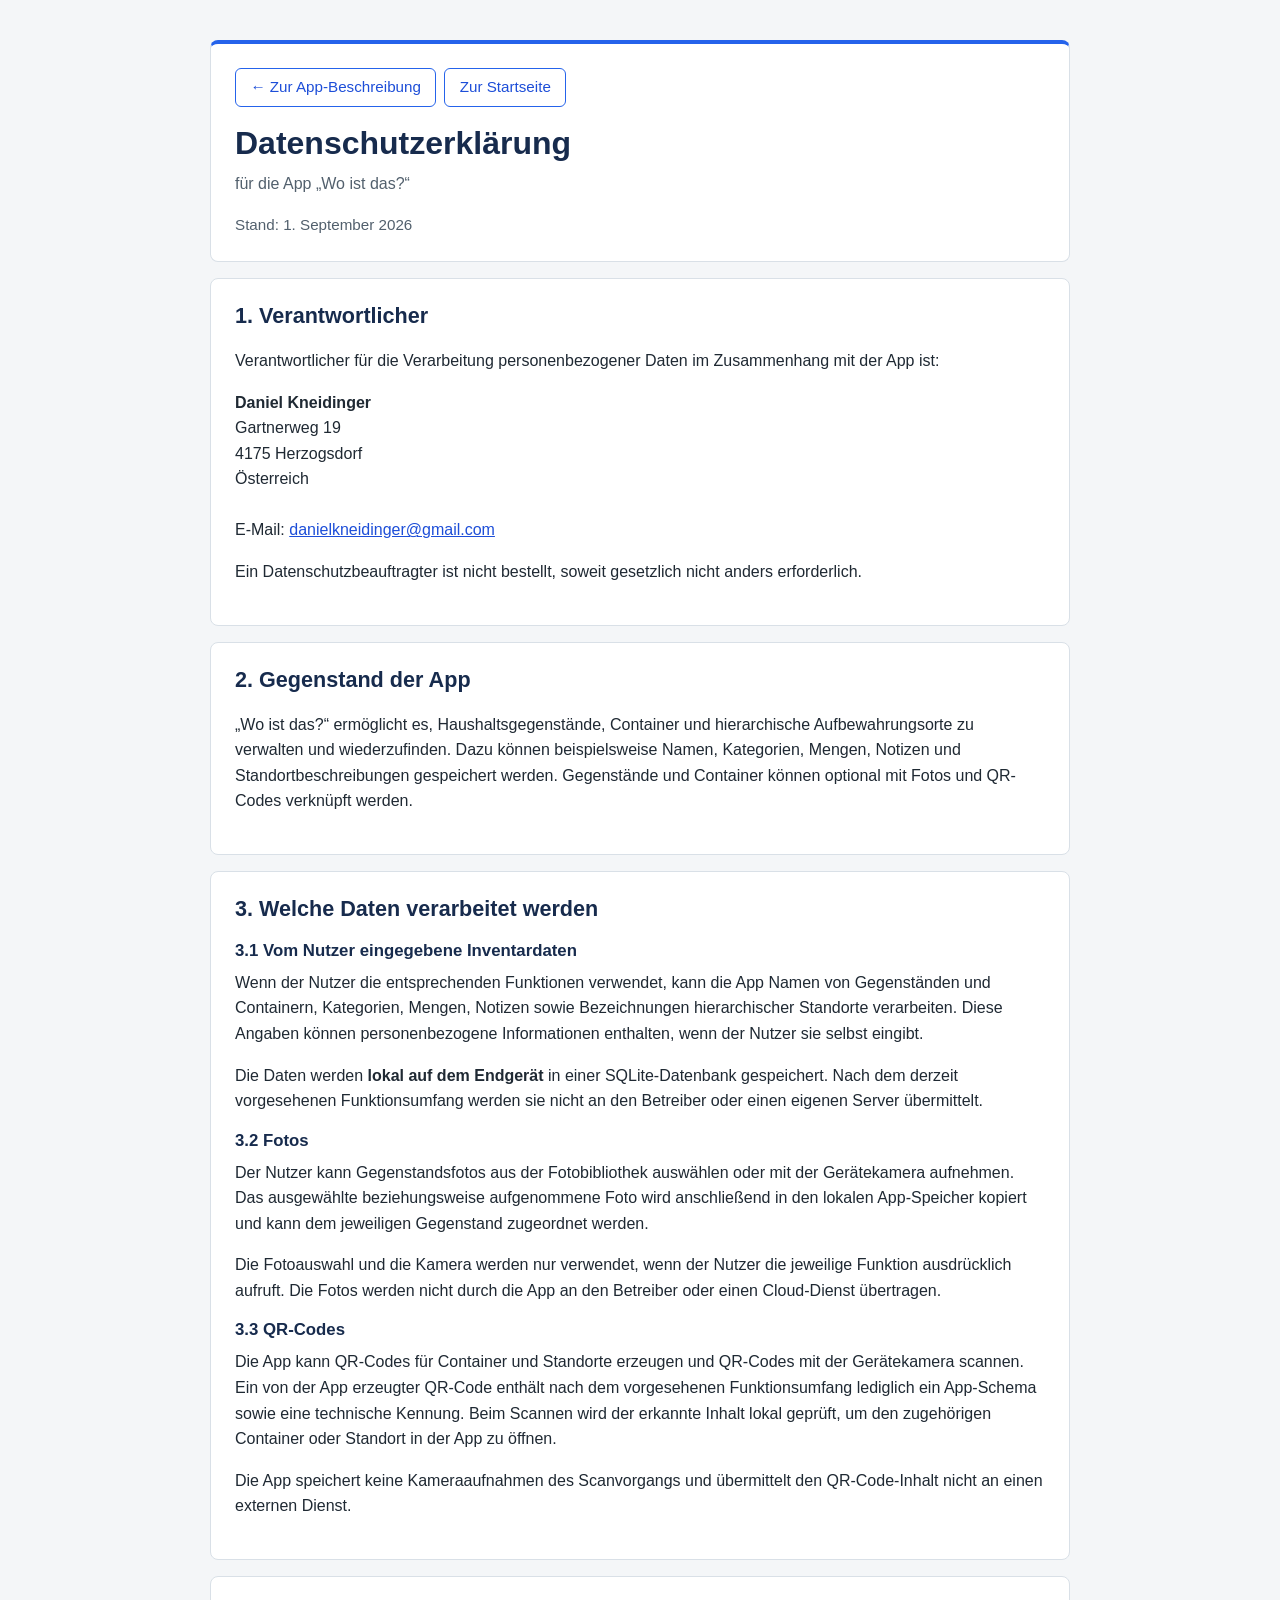
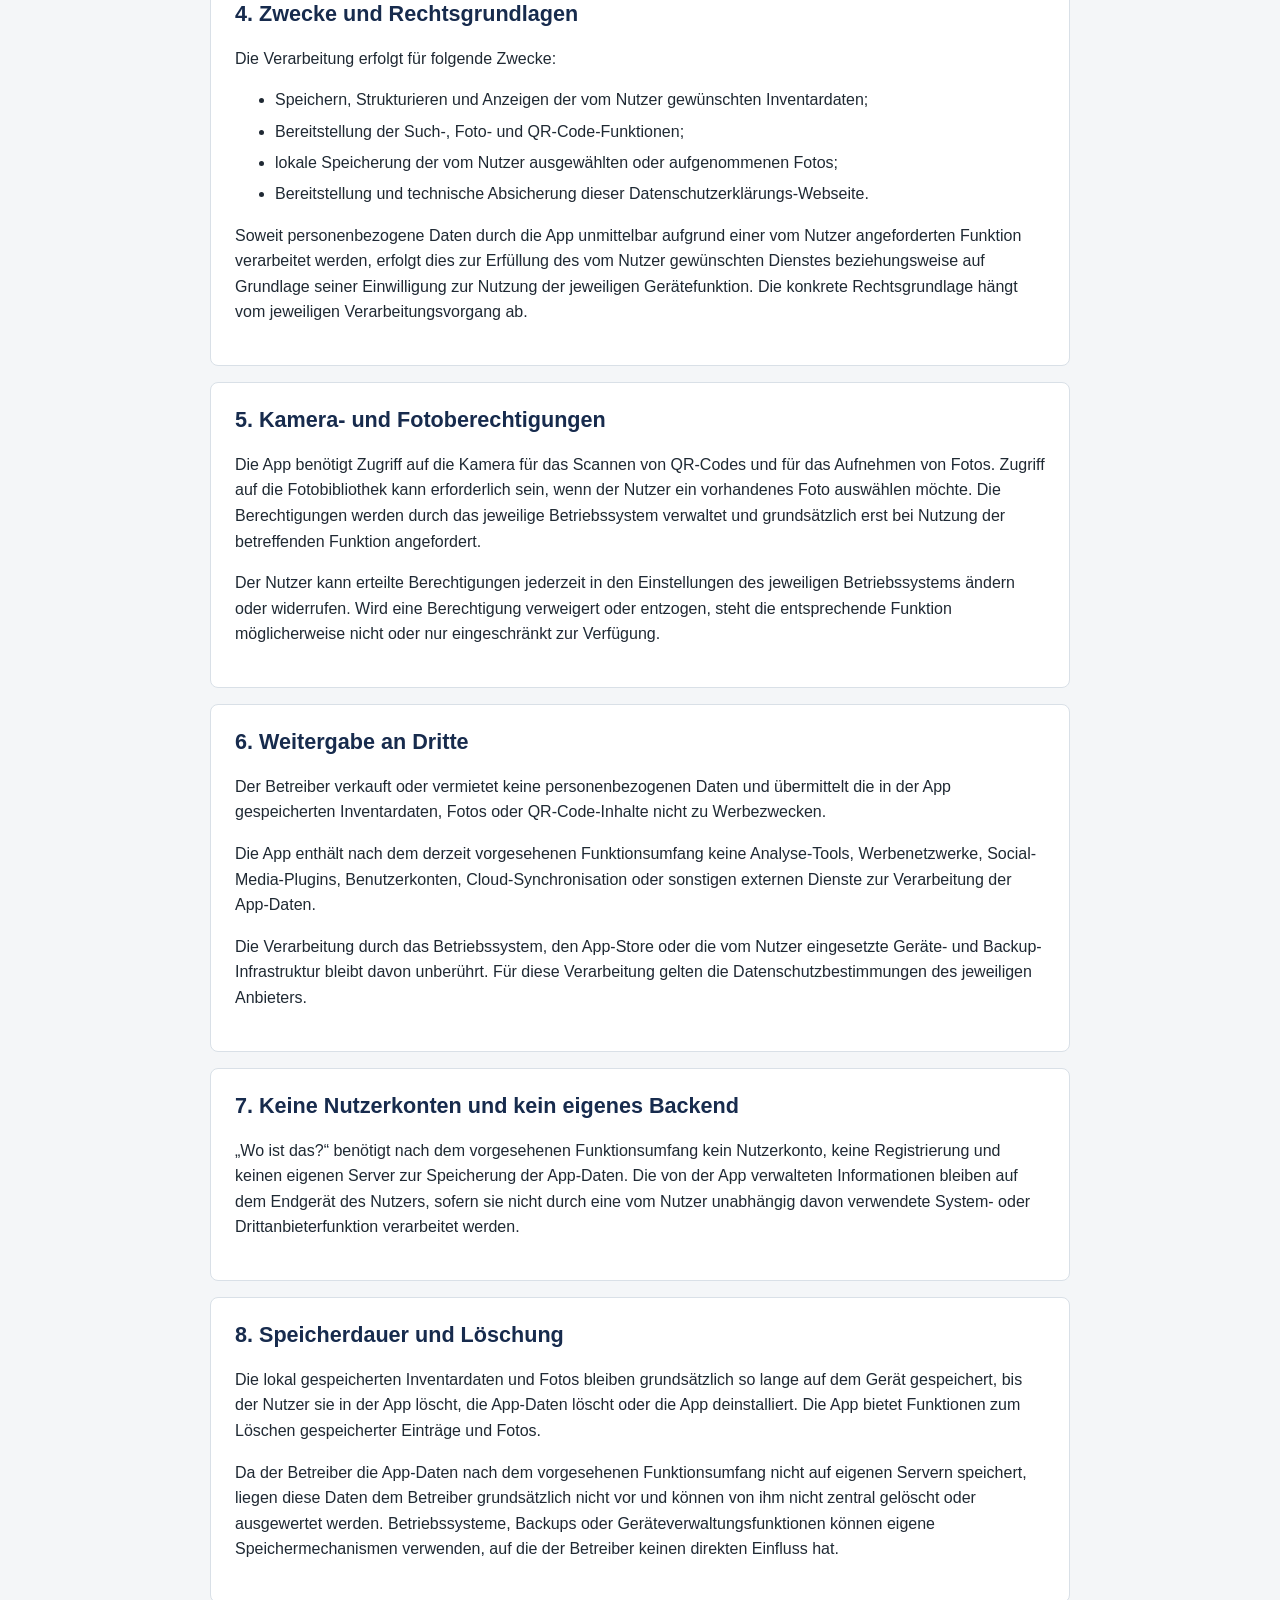
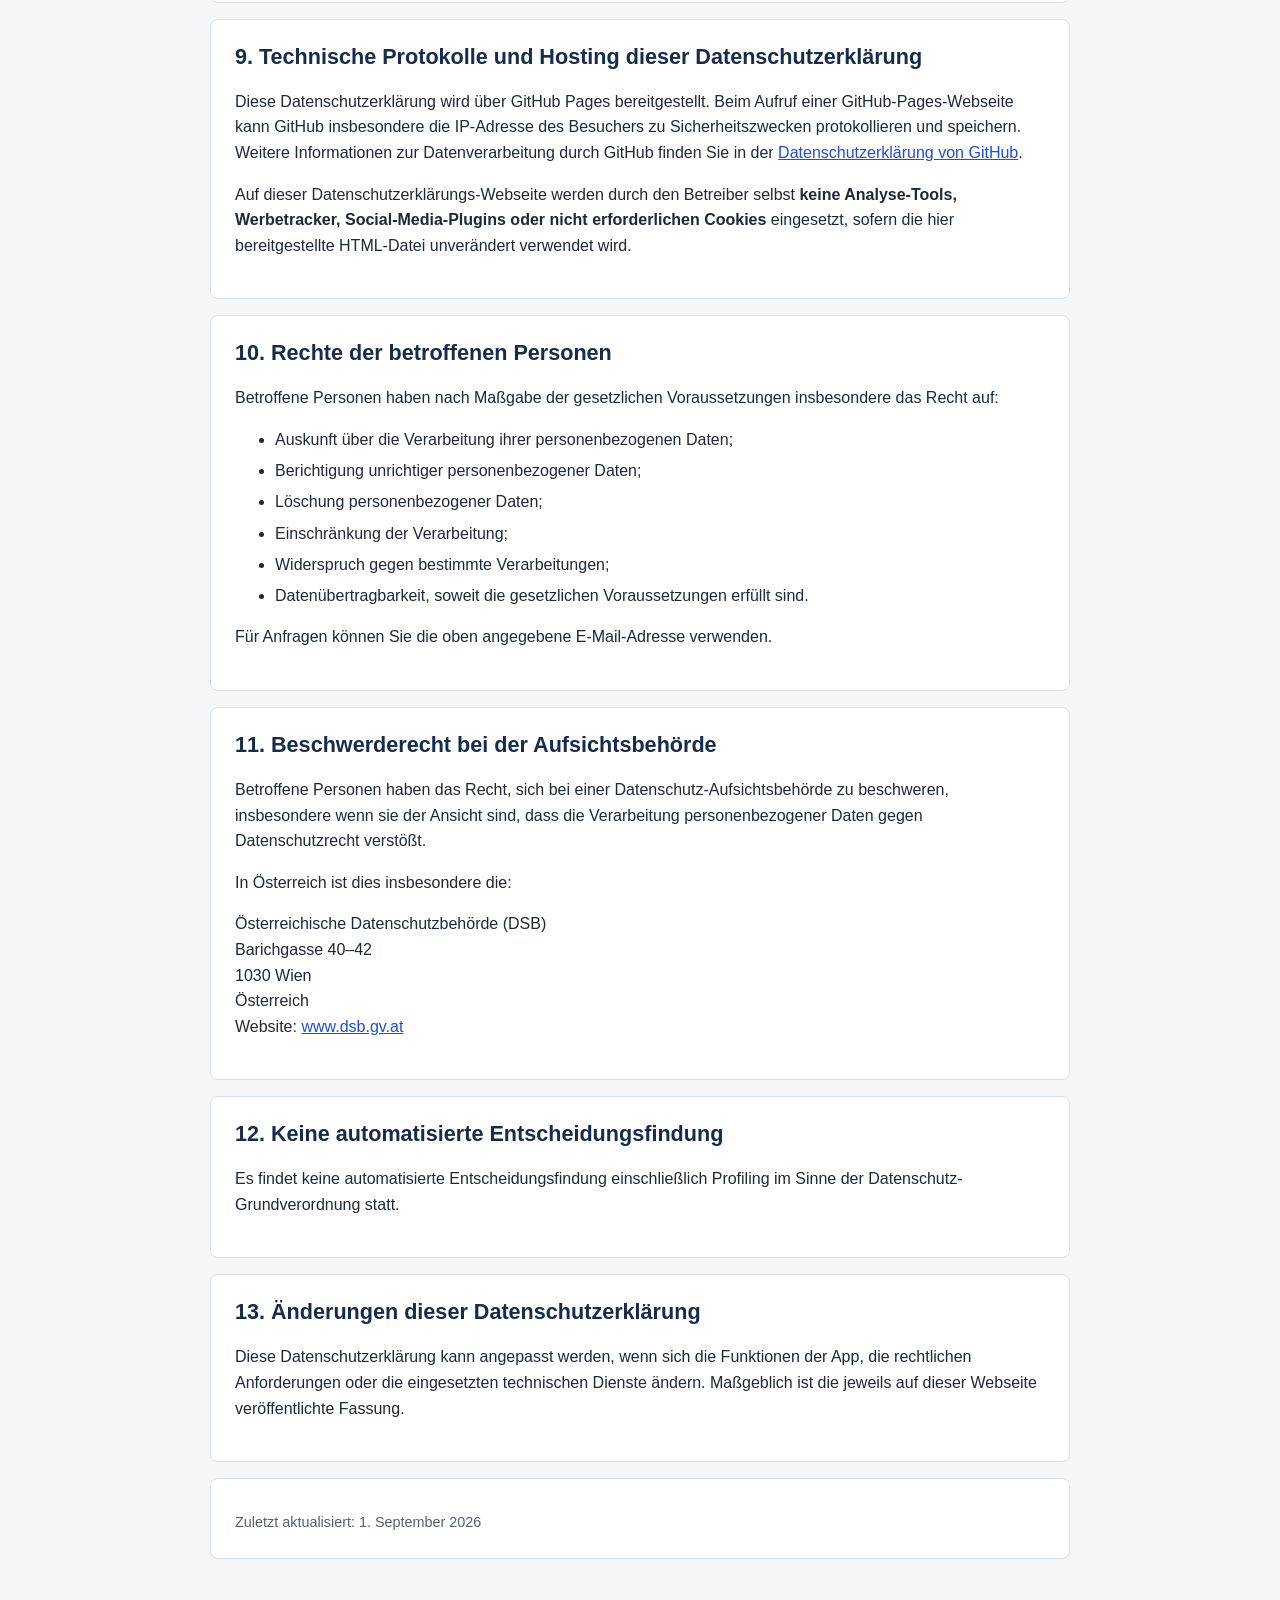
<file: AppPrivacyPolicy/WoIstDas/index.html>
<!doctype html>
<html lang="de">
<head>
  <meta charset="utf-8">
  <meta name="viewport" content="width=device-width, initial-scale=1">
  <meta name="description" content="Datenschutzerklärung für die App Wo ist das?">
  <title>Datenschutzerklärung – Wo ist das?</title>
  <link rel="stylesheet" href="style.css">
</head>
<body>
<main class="container">
  <header>
    <nav class="back-links">
      <a class="back-button" href="../../woistdas.html">&larr; Zur App-Beschreibung</a>
      <a class="back-button" href="../../index.html">Zur Startseite</a>
    </nav>
    <h1>Datenschutzerklärung</h1>
    <p class="subtitle">für die App „Wo ist das?“</p>
    <p class="updated">Stand: 1. September 2026</p>
  </header>

  <section>
    <h2>1. Verantwortlicher</h2>
    <p>Verantwortlicher für die Verarbeitung personenbezogener Daten im Zusammenhang mit der App ist:</p>
    <address>
      <strong>Daniel Kneidinger</strong><br>
      Gartnerweg 19<br>
      4175 Herzogsdorf<br>
      Österreich<br><br>
      E-Mail: <a href="mailto:danielkneidinger@gmail.com">danielkneidinger@gmail.com</a>
    </address>
    <p>Ein Datenschutzbeauftragter ist nicht bestellt, soweit gesetzlich nicht anders erforderlich.</p>
  </section>

  <section>
    <h2>2. Gegenstand der App</h2>
    <p>„Wo ist das?“ ermöglicht es, Haushaltsgegenstände, Container und hierarchische Aufbewahrungsorte zu verwalten und wiederzufinden. Dazu können beispielsweise Namen, Kategorien, Mengen, Notizen und Standortbeschreibungen gespeichert werden. Gegenstände und Container können optional mit Fotos und QR-Codes verknüpft werden.</p>
  </section>

  <section>
    <h2>3. Welche Daten verarbeitet werden</h2>
    <h3>3.1 Vom Nutzer eingegebene Inventardaten</h3>
    <p>Wenn der Nutzer die entsprechenden Funktionen verwendet, kann die App Namen von Gegenständen und Containern, Kategorien, Mengen, Notizen sowie Bezeichnungen hierarchischer Standorte verarbeiten. Diese Angaben können personenbezogene Informationen enthalten, wenn der Nutzer sie selbst eingibt.</p>
    <p>Die Daten werden <strong>lokal auf dem Endgerät</strong> in einer SQLite-Datenbank gespeichert. Nach dem derzeit vorgesehenen Funktionsumfang werden sie nicht an den Betreiber oder einen eigenen Server übermittelt.</p>

    <h3>3.2 Fotos</h3>
    <p>Der Nutzer kann Gegenstandsfotos aus der Fotobibliothek auswählen oder mit der Gerätekamera aufnehmen. Das ausgewählte beziehungsweise aufgenommene Foto wird anschließend in den lokalen App-Speicher kopiert und kann dem jeweiligen Gegenstand zugeordnet werden.</p>
    <p>Die Fotoauswahl und die Kamera werden nur verwendet, wenn der Nutzer die jeweilige Funktion ausdrücklich aufruft. Die Fotos werden nicht durch die App an den Betreiber oder einen Cloud-Dienst übertragen.</p>

    <h3>3.3 QR-Codes</h3>
    <p>Die App kann QR-Codes für Container und Standorte erzeugen und QR-Codes mit der Gerätekamera scannen. Ein von der App erzeugter QR-Code enthält nach dem vorgesehenen Funktionsumfang lediglich ein App-Schema sowie eine technische Kennung. Beim Scannen wird der erkannte Inhalt lokal geprüft, um den zugehörigen Container oder Standort in der App zu öffnen.</p>
    <p>Die App speichert keine Kameraaufnahmen des Scanvorgangs und übermittelt den QR-Code-Inhalt nicht an einen externen Dienst.</p>
  </section>

  <section>
    <h2>4. Zwecke und Rechtsgrundlagen</h2>
    <p>Die Verarbeitung erfolgt für folgende Zwecke:</p>
    <ul>
      <li>Speichern, Strukturieren und Anzeigen der vom Nutzer gewünschten Inventardaten;</li>
      <li>Bereitstellung der Such-, Foto- und QR-Code-Funktionen;</li>
      <li>lokale Speicherung der vom Nutzer ausgewählten oder aufgenommenen Fotos;</li>
      <li>Bereitstellung und technische Absicherung dieser Datenschutzerklärungs-Webseite.</li>
    </ul>
    <p>Soweit personenbezogene Daten durch die App unmittelbar aufgrund einer vom Nutzer angeforderten Funktion verarbeitet werden, erfolgt dies zur Erfüllung des vom Nutzer gewünschten Dienstes beziehungsweise auf Grundlage seiner Einwilligung zur Nutzung der jeweiligen Gerätefunktion. Die konkrete Rechtsgrundlage hängt vom jeweiligen Verarbeitungsvorgang ab.</p>
  </section>

  <section>
    <h2>5. Kamera- und Fotoberechtigungen</h2>
    <p>Die App benötigt Zugriff auf die Kamera für das Scannen von QR-Codes und für das Aufnehmen von Fotos. Zugriff auf die Fotobibliothek kann erforderlich sein, wenn der Nutzer ein vorhandenes Foto auswählen möchte. Die Berechtigungen werden durch das jeweilige Betriebssystem verwaltet und grundsätzlich erst bei Nutzung der betreffenden Funktion angefordert.</p>
    <p>Der Nutzer kann erteilte Berechtigungen jederzeit in den Einstellungen des jeweiligen Betriebssystems ändern oder widerrufen. Wird eine Berechtigung verweigert oder entzogen, steht die entsprechende Funktion möglicherweise nicht oder nur eingeschränkt zur Verfügung.</p>
  </section>

  <section>
    <h2>6. Weitergabe an Dritte</h2>
    <p>Der Betreiber verkauft oder vermietet keine personenbezogenen Daten und übermittelt die in der App gespeicherten Inventardaten, Fotos oder QR-Code-Inhalte nicht zu Werbezwecken.</p>
    <p>Die App enthält nach dem derzeit vorgesehenen Funktionsumfang keine Analyse-Tools, Werbenetzwerke, Social-Media-Plugins, Benutzerkonten, Cloud-Synchronisation oder sonstigen externen Dienste zur Verarbeitung der App-Daten.</p>
    <p>Die Verarbeitung durch das Betriebssystem, den App-Store oder die vom Nutzer eingesetzte Geräte- und Backup-Infrastruktur bleibt davon unberührt. Für diese Verarbeitung gelten die Datenschutzbestimmungen des jeweiligen Anbieters.</p>
  </section>

  <section>
    <h2>7. Keine Nutzerkonten und kein eigenes Backend</h2>
    <p>„Wo ist das?“ benötigt nach dem vorgesehenen Funktionsumfang kein Nutzerkonto, keine Registrierung und keinen eigenen Server zur Speicherung der App-Daten. Die von der App verwalteten Informationen bleiben auf dem Endgerät des Nutzers, sofern sie nicht durch eine vom Nutzer unabhängig davon verwendete System- oder Drittanbieterfunktion verarbeitet werden.</p>
  </section>

  <section>
    <h2>8. Speicherdauer und Löschung</h2>
    <p>Die lokal gespeicherten Inventardaten und Fotos bleiben grundsätzlich so lange auf dem Gerät gespeichert, bis der Nutzer sie in der App löscht, die App-Daten löscht oder die App deinstalliert. Die App bietet Funktionen zum Löschen gespeicherter Einträge und Fotos.</p>
    <p>Da der Betreiber die App-Daten nach dem vorgesehenen Funktionsumfang nicht auf eigenen Servern speichert, liegen diese Daten dem Betreiber grundsätzlich nicht vor und können von ihm nicht zentral gelöscht oder ausgewertet werden. Betriebssysteme, Backups oder Geräteverwaltungsfunktionen können eigene Speichermechanismen verwenden, auf die der Betreiber keinen direkten Einfluss hat.</p>
  </section>

  <section>
    <h2>9. Technische Protokolle und Hosting dieser Datenschutzerklärung</h2>
    <p>Diese Datenschutzerklärung wird über GitHub Pages bereitgestellt. Beim Aufruf einer GitHub-Pages-Webseite kann GitHub insbesondere die IP-Adresse des Besuchers zu Sicherheitszwecken protokollieren und speichern. Weitere Informationen zur Datenverarbeitung durch GitHub finden Sie in der <a href="https://docs.github.com/en/site-policy/privacy-policies/github-general-privacy-statement" target="_blank" rel="noopener noreferrer">Datenschutzerklärung von GitHub</a>.</p>
    <p>Auf dieser Datenschutzerklärungs-Webseite werden durch den Betreiber selbst <strong>keine Analyse-Tools, Werbetracker, Social-Media-Plugins oder nicht erforderlichen Cookies</strong> eingesetzt, sofern die hier bereitgestellte HTML-Datei unverändert verwendet wird.</p>
  </section>

  <section>
    <h2>10. Rechte der betroffenen Personen</h2>
    <p>Betroffene Personen haben nach Maßgabe der gesetzlichen Voraussetzungen insbesondere das Recht auf:</p>
    <ul>
      <li>Auskunft über die Verarbeitung ihrer personenbezogenen Daten;</li>
      <li>Berichtigung unrichtiger personenbezogener Daten;</li>
      <li>Löschung personenbezogener Daten;</li>
      <li>Einschränkung der Verarbeitung;</li>
      <li>Widerspruch gegen bestimmte Verarbeitungen;</li>
      <li>Datenübertragbarkeit, soweit die gesetzlichen Voraussetzungen erfüllt sind.</li>
    </ul>
    <p>Für Anfragen können Sie die oben angegebene E-Mail-Adresse verwenden.</p>
  </section>

  <section>
    <h2>11. Beschwerderecht bei der Aufsichtsbehörde</h2>
    <p>Betroffene Personen haben das Recht, sich bei einer Datenschutz-Aufsichtsbehörde zu beschweren, insbesondere wenn sie der Ansicht sind, dass die Verarbeitung personenbezogener Daten gegen Datenschutzrecht verstößt.</p>
    <p>In Österreich ist dies insbesondere die:</p>
    <address>
      Österreichische Datenschutzbehörde (DSB)<br>
      Barichgasse 40–42<br>
      1030 Wien<br>
      Österreich<br>
      Website: <a href="https://www.dsb.gv.at/" target="_blank" rel="noopener noreferrer">www.dsb.gv.at</a>
    </address>
  </section>

  <section>
    <h2>12. Keine automatisierte Entscheidungsfindung</h2>
    <p>Es findet keine automatisierte Entscheidungsfindung einschließlich Profiling im Sinne der Datenschutz-Grundverordnung statt.</p>
  </section>

  <section>
    <h2>13. Änderungen dieser Datenschutzerklärung</h2>
    <p>Diese Datenschutzerklärung kann angepasst werden, wenn sich die Funktionen der App, die rechtlichen Anforderungen oder die eingesetzten technischen Dienste ändern. Maßgeblich ist die jeweils auf dieser Webseite veröffentlichte Fassung.</p>
  </section>

  <footer>
    <p>Zuletzt aktualisiert: 1. September 2026</p>
  </footer>
</main>
</body>
</html>
</file>
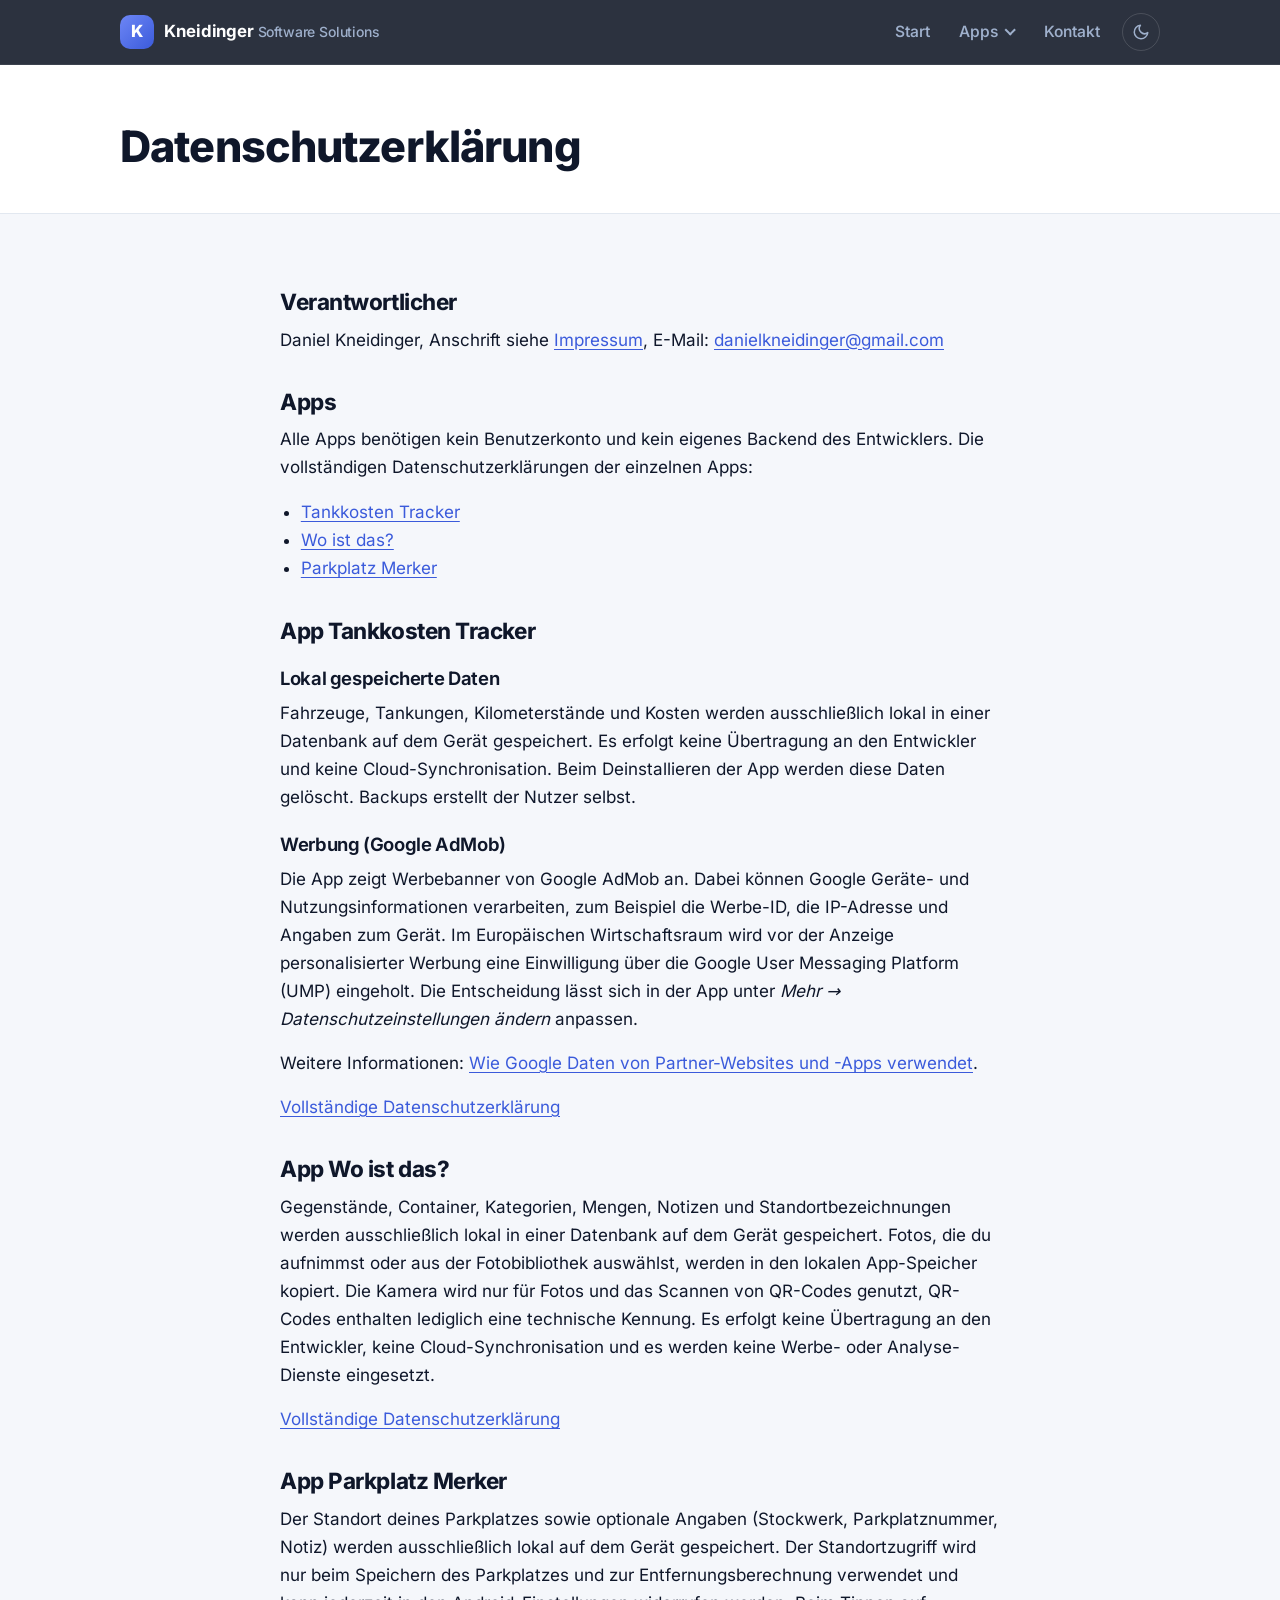
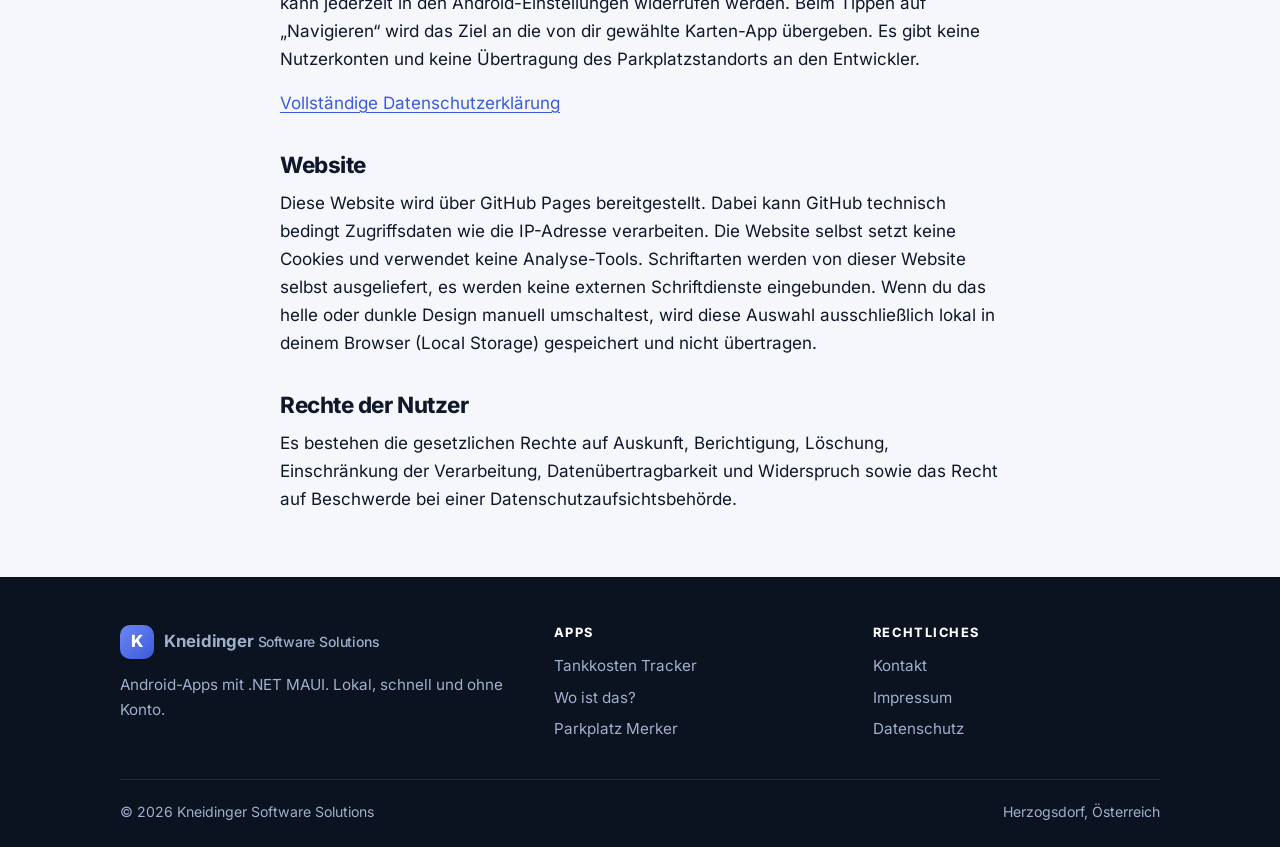
<file: datenschutz.html>
<!DOCTYPE html>
<html lang="de">
<head>
  <meta charset="utf-8">
  <meta name="viewport" content="width=device-width, initial-scale=1">
  <title>Datenschutzerklärung – Kneidinger Software Solutions</title>
  <meta name="color-scheme" content="light dark">
  <link rel="preload" href="fonts/inter-latin-wght-normal.woff2" as="font" type="font/woff2" crossorigin>
  <link rel="stylesheet" href="style.css">
  <script src="site.js"></script>
</head>
<body>
  <a class="skip-link" href="#main">Zum Inhalt springen</a>
  <header class="site-header">
    <div class="wrap header-inner">
      <a class="brand" href="index.html"><span class="brand-mark" aria-hidden="true">K</span><span>Kneidinger <small>Software Solutions</small></span></a>
      <nav class="main-nav" aria-label="Hauptnavigation">
        <a href="index.html">Start</a>
        <details class="dropdown">
          <summary>Apps</summary>
          <div class="dropdown-menu">
            <a class="menu-item theme-tankkosten" href="tankkostentracker.html"><span class="app-icon app-icon-sm"><img src="img/icon-tankkosten.png" alt="" width="38" height="38"></span><span><strong>Tankkosten Tracker</strong><small>Tankbuch &amp; Verbrauch</small></span></a>
            <a class="menu-item theme-woistdas" href="woistdas.html"><span class="app-icon app-icon-sm"><img src="img/icon-woistdas.png" alt="" width="38" height="38"></span><span><strong>Wo ist das?</strong><small>Gegenstände wiederfinden</small></span></a>
            <a class="menu-item theme-parkplatz" href="parkplatzmerker.html"><span class="app-icon app-icon-sm"><img src="img/icon-parkplatz.png" alt="" width="38" height="38"></span><span><strong>Parkplatz Merker</strong><small>Das Auto wiederfinden</small></span></a>
          </div>
        </details>
        <a href="kontakt.html">Kontakt</a>
      </nav>
    </div>
  </header>
<main id="main">
    <div class="page-head">
      <div class="wrap">
        <h1>Datenschutzerklärung</h1>
      </div>
    </div>
    <div class="wrap prose">

    <h2>Verantwortlicher</h2>
    <p>Daniel Kneidinger, Anschrift siehe <a href="impressum.html">Impressum</a>, E-Mail: <a href="mailto:danielkneidinger@gmail.com">danielkneidinger@gmail.com</a></p>

    <h2>Apps</h2>
    <p>Alle Apps benötigen kein Benutzerkonto und kein eigenes Backend des Entwicklers. Die vollständigen Datenschutzerklärungen der einzelnen Apps:</p>
    <ul>
      <li><a href="AppPrivacyPolicy/TankkostenTracker/index.html">Tankkosten Tracker</a></li>
      <li><a href="AppPrivacyPolicy/WoIstDas/index.html">Wo ist das?</a></li>
      <li><a href="AppPrivacyPolicy/ParkplatzMerker/index.html">Parkplatz Merker</a></li>
    </ul>

    <h2>App Tankkosten Tracker</h2>
    <h3>Lokal gespeicherte Daten</h3>
    <p>Fahrzeuge, Tankungen, Kilometerstände und Kosten werden ausschließlich lokal in einer Datenbank auf dem Gerät gespeichert. Es erfolgt keine Übertragung an den Entwickler und keine Cloud-Synchronisation. Beim Deinstallieren der App werden diese Daten gelöscht. Backups erstellt der Nutzer selbst.</p>

    <h3>Werbung (Google AdMob)</h3>
    <p>Die App zeigt Werbebanner von Google AdMob an. Dabei können Google Geräte- und Nutzungsinformationen verarbeiten, zum Beispiel die Werbe-ID, die IP-Adresse und Angaben zum Gerät. Im Europäischen Wirtschaftsraum wird vor der Anzeige personalisierter Werbung eine Einwilligung über die Google User Messaging Platform (UMP) eingeholt. Die Entscheidung lässt sich in der App unter <em>Mehr → Datenschutzeinstellungen ändern</em> anpassen.</p>
    <p>Weitere Informationen: <a href="https://policies.google.com/technologies/partner-sites">Wie Google Daten von Partner-Websites und -Apps verwendet</a>.</p>
    <p><a href="AppPrivacyPolicy/TankkostenTracker/index.html">Vollständige Datenschutzerklärung</a></p>

    <h2>App Wo ist das?</h2>
    <p>Gegenstände, Container, Kategorien, Mengen, Notizen und Standortbezeichnungen werden ausschließlich lokal in einer Datenbank auf dem Gerät gespeichert. Fotos, die du aufnimmst oder aus der Fotobibliothek auswählst, werden in den lokalen App-Speicher kopiert. Die Kamera wird nur für Fotos und das Scannen von QR-Codes genutzt, QR-Codes enthalten lediglich eine technische Kennung. Es erfolgt keine Übertragung an den Entwickler, keine Cloud-Synchronisation und es werden keine Werbe- oder Analyse-Dienste eingesetzt.</p>
    <p><a href="AppPrivacyPolicy/WoIstDas/index.html">Vollständige Datenschutzerklärung</a></p>

    <h2>App Parkplatz Merker</h2>
    <p>Der Standort deines Parkplatzes sowie optionale Angaben (Stockwerk, Parkplatznummer, Notiz) werden ausschließlich lokal auf dem Gerät gespeichert. Der Standortzugriff wird nur beim Speichern des Parkplatzes und zur Entfernungsberechnung verwendet und kann jederzeit in den Android-Einstellungen widerrufen werden. Beim Tippen auf „Navigieren“ wird das Ziel an die von dir gewählte Karten-App übergeben. Es gibt keine Nutzerkonten und keine Übertragung des Parkplatzstandorts an den Entwickler.</p>
    <p><a href="AppPrivacyPolicy/ParkplatzMerker/index.html">Vollständige Datenschutzerklärung</a></p>

    <h2>Website</h2>
    <p>Diese Website wird über GitHub Pages bereitgestellt. Dabei kann GitHub technisch bedingt Zugriffsdaten wie die IP-Adresse verarbeiten. Die Website selbst setzt keine Cookies und verwendet keine Analyse-Tools. Schriftarten werden von dieser Website selbst ausgeliefert, es werden keine externen Schriftdienste eingebunden. Wenn du das helle oder dunkle Design manuell umschaltest, wird diese Auswahl ausschließlich lokal in deinem Browser (Local Storage) gespeichert und nicht übertragen.</p>

    <h2>Rechte der Nutzer</h2>
    <p>Es bestehen die gesetzlichen Rechte auf Auskunft, Berichtigung, Löschung, Einschränkung der Verarbeitung, Datenübertragbarkeit und Widerspruch sowie das Recht auf Beschwerde bei einer Datenschutzaufsichtsbehörde.</p>
  </div>
  </main>

  <footer class="site-footer">
    <div class="wrap">
      <div class="footer-grid">
        <div>
          <a class="brand footer-brand" href="index.html"><span class="brand-mark" aria-hidden="true">K</span><span>Kneidinger <small>Software Solutions</small></span></a>
          <p>Android-Apps mit .NET MAUI. Lokal, schnell und ohne Konto.</p>
        </div>
        <div>
          <h2>Apps</h2>
          <ul>
            <li><a href="tankkostentracker.html">Tankkosten Tracker</a></li>
            <li><a href="woistdas.html">Wo ist das?</a></li>
            <li><a href="parkplatzmerker.html">Parkplatz Merker</a></li>
          </ul>
        </div>
        <div>
          <h2>Rechtliches</h2>
          <ul>
            <li><a href="kontakt.html">Kontakt</a></li>
            <li><a href="impressum.html">Impressum</a></li>
            <li><a href="datenschutz.html">Datenschutz</a></li>
          </ul>
        </div>
      </div>
      <div class="footer-bottom">
        <span>&copy; 2026 Kneidinger Software Solutions</span>
        <span>Herzogsdorf, Österreich</span>
      </div>
    </div>
  </footer>
</body>
</html>
</file>
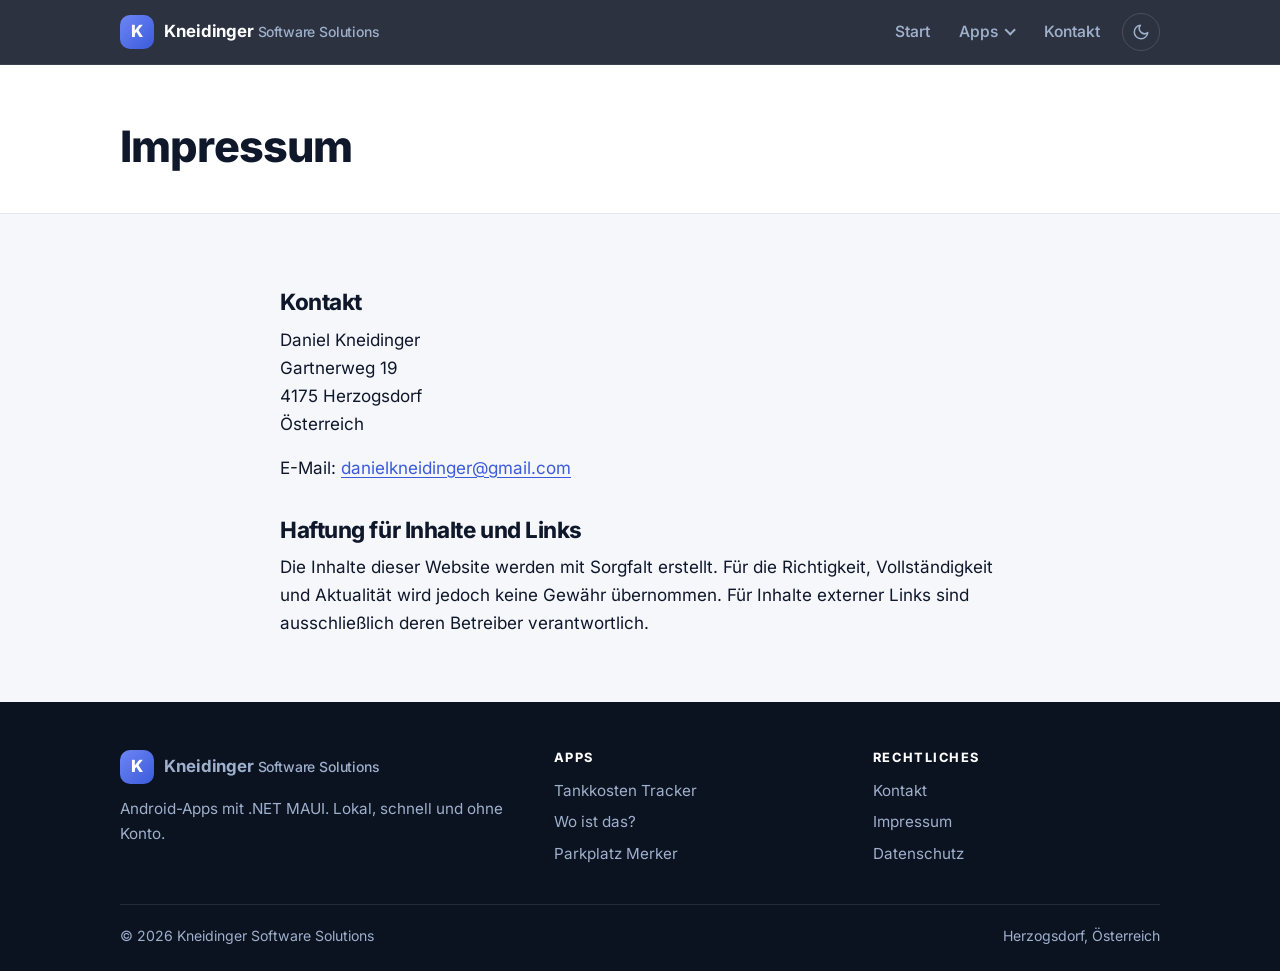
<file: impressum.html>
<!DOCTYPE html>
<html lang="de">
<head>
  <meta charset="utf-8">
  <meta name="viewport" content="width=device-width, initial-scale=1">
  <title>Impressum – Kneidinger Software Solutions</title>
  <meta name="color-scheme" content="light dark">
  <link rel="preload" href="fonts/inter-latin-wght-normal.woff2" as="font" type="font/woff2" crossorigin>
  <link rel="stylesheet" href="style.css">
  <script src="site.js"></script>
</head>
<body>
  <a class="skip-link" href="#main">Zum Inhalt springen</a>
  <header class="site-header">
    <div class="wrap header-inner">
      <a class="brand" href="index.html"><span class="brand-mark" aria-hidden="true">K</span><span>Kneidinger <small>Software Solutions</small></span></a>
      <nav class="main-nav" aria-label="Hauptnavigation">
        <a href="index.html">Start</a>
        <details class="dropdown">
          <summary>Apps</summary>
          <div class="dropdown-menu">
            <a class="menu-item theme-tankkosten" href="tankkostentracker.html"><span class="app-icon app-icon-sm"><img src="img/icon-tankkosten.png" alt="" width="38" height="38"></span><span><strong>Tankkosten Tracker</strong><small>Tankbuch &amp; Verbrauch</small></span></a>
            <a class="menu-item theme-woistdas" href="woistdas.html"><span class="app-icon app-icon-sm"><img src="img/icon-woistdas.png" alt="" width="38" height="38"></span><span><strong>Wo ist das?</strong><small>Gegenstände wiederfinden</small></span></a>
            <a class="menu-item theme-parkplatz" href="parkplatzmerker.html"><span class="app-icon app-icon-sm"><img src="img/icon-parkplatz.png" alt="" width="38" height="38"></span><span><strong>Parkplatz Merker</strong><small>Das Auto wiederfinden</small></span></a>
          </div>
        </details>
        <a href="kontakt.html">Kontakt</a>
      </nav>
    </div>
  </header>
<main id="main">
    <div class="page-head">
      <div class="wrap">
        <h1>Impressum</h1>
      </div>
    </div>
    <div class="wrap prose">

    <h2>Kontakt</h2>
    <p>
      Daniel Kneidinger<br>
      Gartnerweg 19<br>
      4175 Herzogsdorf<br>
      Österreich
    </p>
    <p>E-Mail: <a href="mailto:danielkneidinger@gmail.com">danielkneidinger@gmail.com</a></p>

    <h2>Haftung für Inhalte und Links</h2>
    <p>Die Inhalte dieser Website werden mit Sorgfalt erstellt. Für die Richtigkeit, Vollständigkeit und Aktualität wird jedoch keine Gewähr übernommen. Für Inhalte externer Links sind ausschließlich deren Betreiber verantwortlich.</p>
  </div>
  </main>

  <footer class="site-footer">
    <div class="wrap">
      <div class="footer-grid">
        <div>
          <a class="brand footer-brand" href="index.html"><span class="brand-mark" aria-hidden="true">K</span><span>Kneidinger <small>Software Solutions</small></span></a>
          <p>Android-Apps mit .NET MAUI. Lokal, schnell und ohne Konto.</p>
        </div>
        <div>
          <h2>Apps</h2>
          <ul>
            <li><a href="tankkostentracker.html">Tankkosten Tracker</a></li>
            <li><a href="woistdas.html">Wo ist das?</a></li>
            <li><a href="parkplatzmerker.html">Parkplatz Merker</a></li>
          </ul>
        </div>
        <div>
          <h2>Rechtliches</h2>
          <ul>
            <li><a href="kontakt.html">Kontakt</a></li>
            <li><a href="impressum.html">Impressum</a></li>
            <li><a href="datenschutz.html">Datenschutz</a></li>
          </ul>
        </div>
      </div>
      <div class="footer-bottom">
        <span>&copy; 2026 Kneidinger Software Solutions</span>
        <span>Herzogsdorf, Österreich</span>
      </div>
    </div>
  </footer>
</body>
</html>
</file>
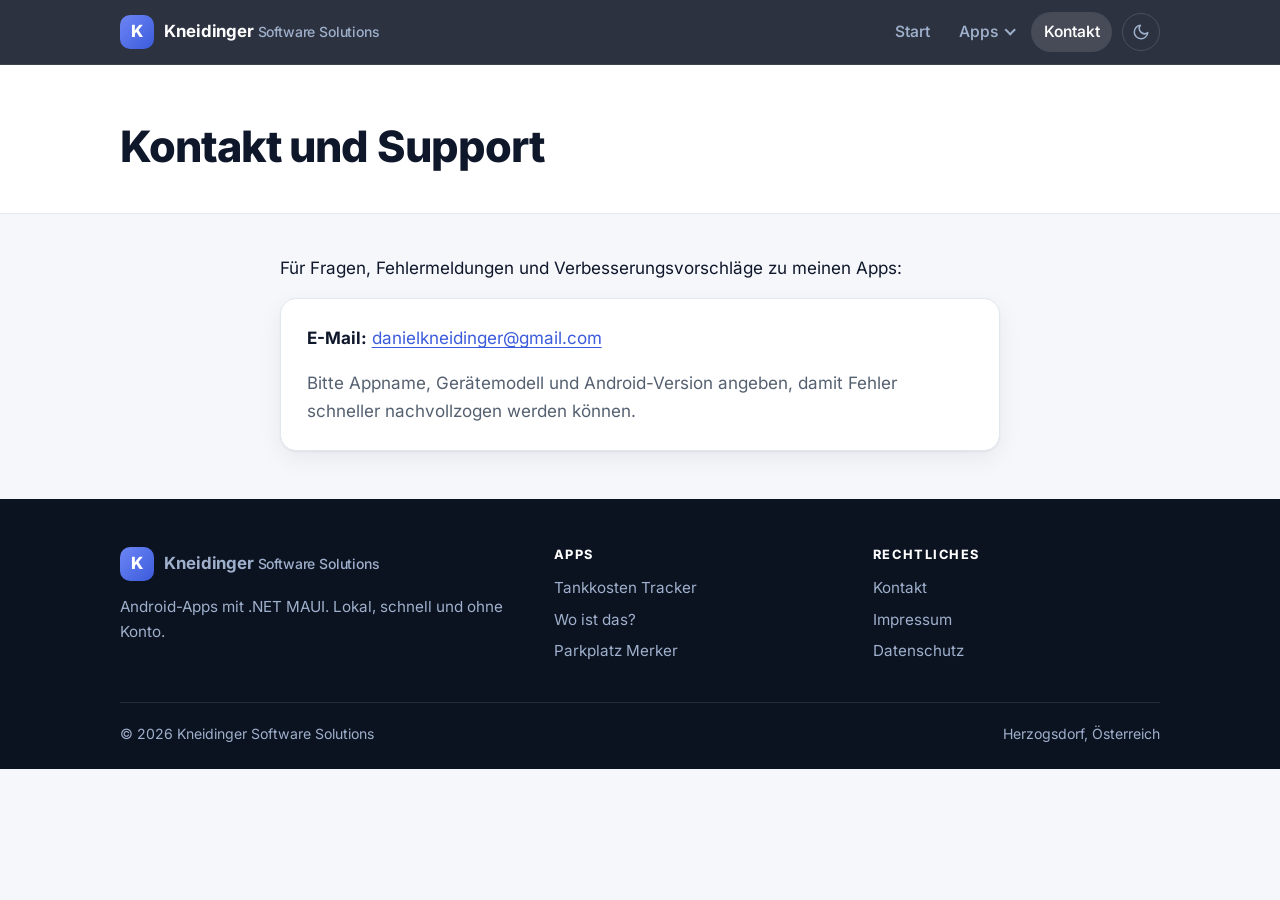
<file: kontakt.html>
<!DOCTYPE html>
<html lang="de">
<head>
  <meta charset="utf-8">
  <meta name="viewport" content="width=device-width, initial-scale=1">
  <title>Kontakt – Kneidinger Software Solutions</title>
  <meta name="color-scheme" content="light dark">
  <link rel="preload" href="fonts/inter-latin-wght-normal.woff2" as="font" type="font/woff2" crossorigin>
  <link rel="stylesheet" href="style.css">
  <script src="site.js"></script>
</head>
<body>
  <a class="skip-link" href="#main">Zum Inhalt springen</a>
  <header class="site-header">
    <div class="wrap header-inner">
      <a class="brand" href="index.html"><span class="brand-mark" aria-hidden="true">K</span><span>Kneidinger <small>Software Solutions</small></span></a>
      <nav class="main-nav" aria-label="Hauptnavigation">
        <a href="index.html">Start</a>
        <details class="dropdown">
          <summary>Apps</summary>
          <div class="dropdown-menu">
            <a class="menu-item theme-tankkosten" href="tankkostentracker.html"><span class="app-icon app-icon-sm"><img src="img/icon-tankkosten.png" alt="" width="38" height="38"></span><span><strong>Tankkosten Tracker</strong><small>Tankbuch &amp; Verbrauch</small></span></a>
            <a class="menu-item theme-woistdas" href="woistdas.html"><span class="app-icon app-icon-sm"><img src="img/icon-woistdas.png" alt="" width="38" height="38"></span><span><strong>Wo ist das?</strong><small>Gegenstände wiederfinden</small></span></a>
            <a class="menu-item theme-parkplatz" href="parkplatzmerker.html"><span class="app-icon app-icon-sm"><img src="img/icon-parkplatz.png" alt="" width="38" height="38"></span><span><strong>Parkplatz Merker</strong><small>Das Auto wiederfinden</small></span></a>
          </div>
        </details>
        <a href="kontakt.html" aria-current="page">Kontakt</a>
      </nav>
    </div>
  </header>
<main id="main">
    <div class="page-head">
      <div class="wrap">
        <h1>Kontakt und Support</h1>
      </div>
    </div>
    <div class="wrap prose">
    <p>Für Fragen, Fehlermeldungen und Verbesserungsvorschläge zu meinen Apps:</p>
    <div class="card">
      <p><strong>E-Mail:</strong> <a href="mailto:danielkneidinger@gmail.com">danielkneidinger@gmail.com</a></p>
      <p class="muted">Bitte Appname, Gerätemodell und Android-Version angeben, damit Fehler schneller nachvollzogen werden können.</p>
    </div>
  </div>
  </main>

  <footer class="site-footer">
    <div class="wrap">
      <div class="footer-grid">
        <div>
          <a class="brand footer-brand" href="index.html"><span class="brand-mark" aria-hidden="true">K</span><span>Kneidinger <small>Software Solutions</small></span></a>
          <p>Android-Apps mit .NET MAUI. Lokal, schnell und ohne Konto.</p>
        </div>
        <div>
          <h2>Apps</h2>
          <ul>
            <li><a href="tankkostentracker.html">Tankkosten Tracker</a></li>
            <li><a href="woistdas.html">Wo ist das?</a></li>
            <li><a href="parkplatzmerker.html">Parkplatz Merker</a></li>
          </ul>
        </div>
        <div>
          <h2>Rechtliches</h2>
          <ul>
            <li><a href="kontakt.html">Kontakt</a></li>
            <li><a href="impressum.html">Impressum</a></li>
            <li><a href="datenschutz.html">Datenschutz</a></li>
          </ul>
        </div>
      </div>
      <div class="footer-bottom">
        <span>&copy; 2026 Kneidinger Software Solutions</span>
        <span>Herzogsdorf, Österreich</span>
      </div>
    </div>
  </footer>
</body>
</html>
</file>
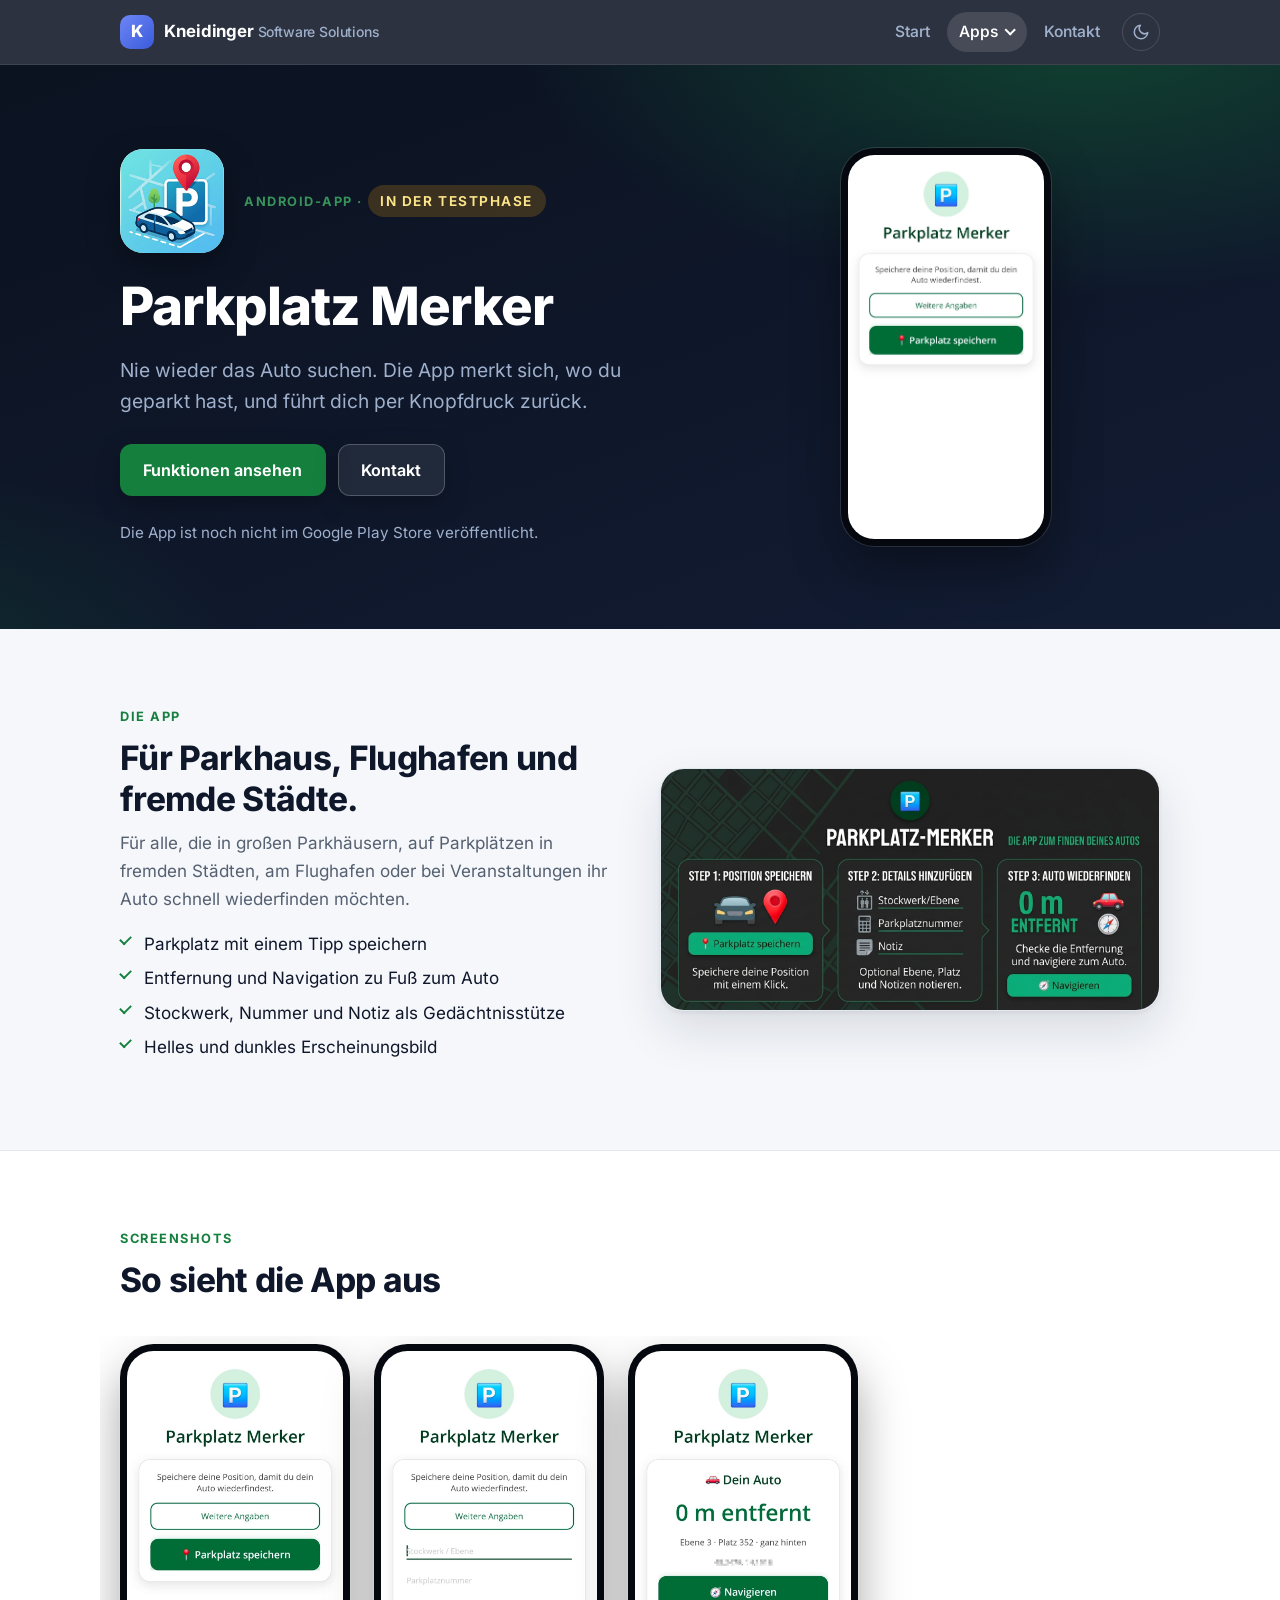
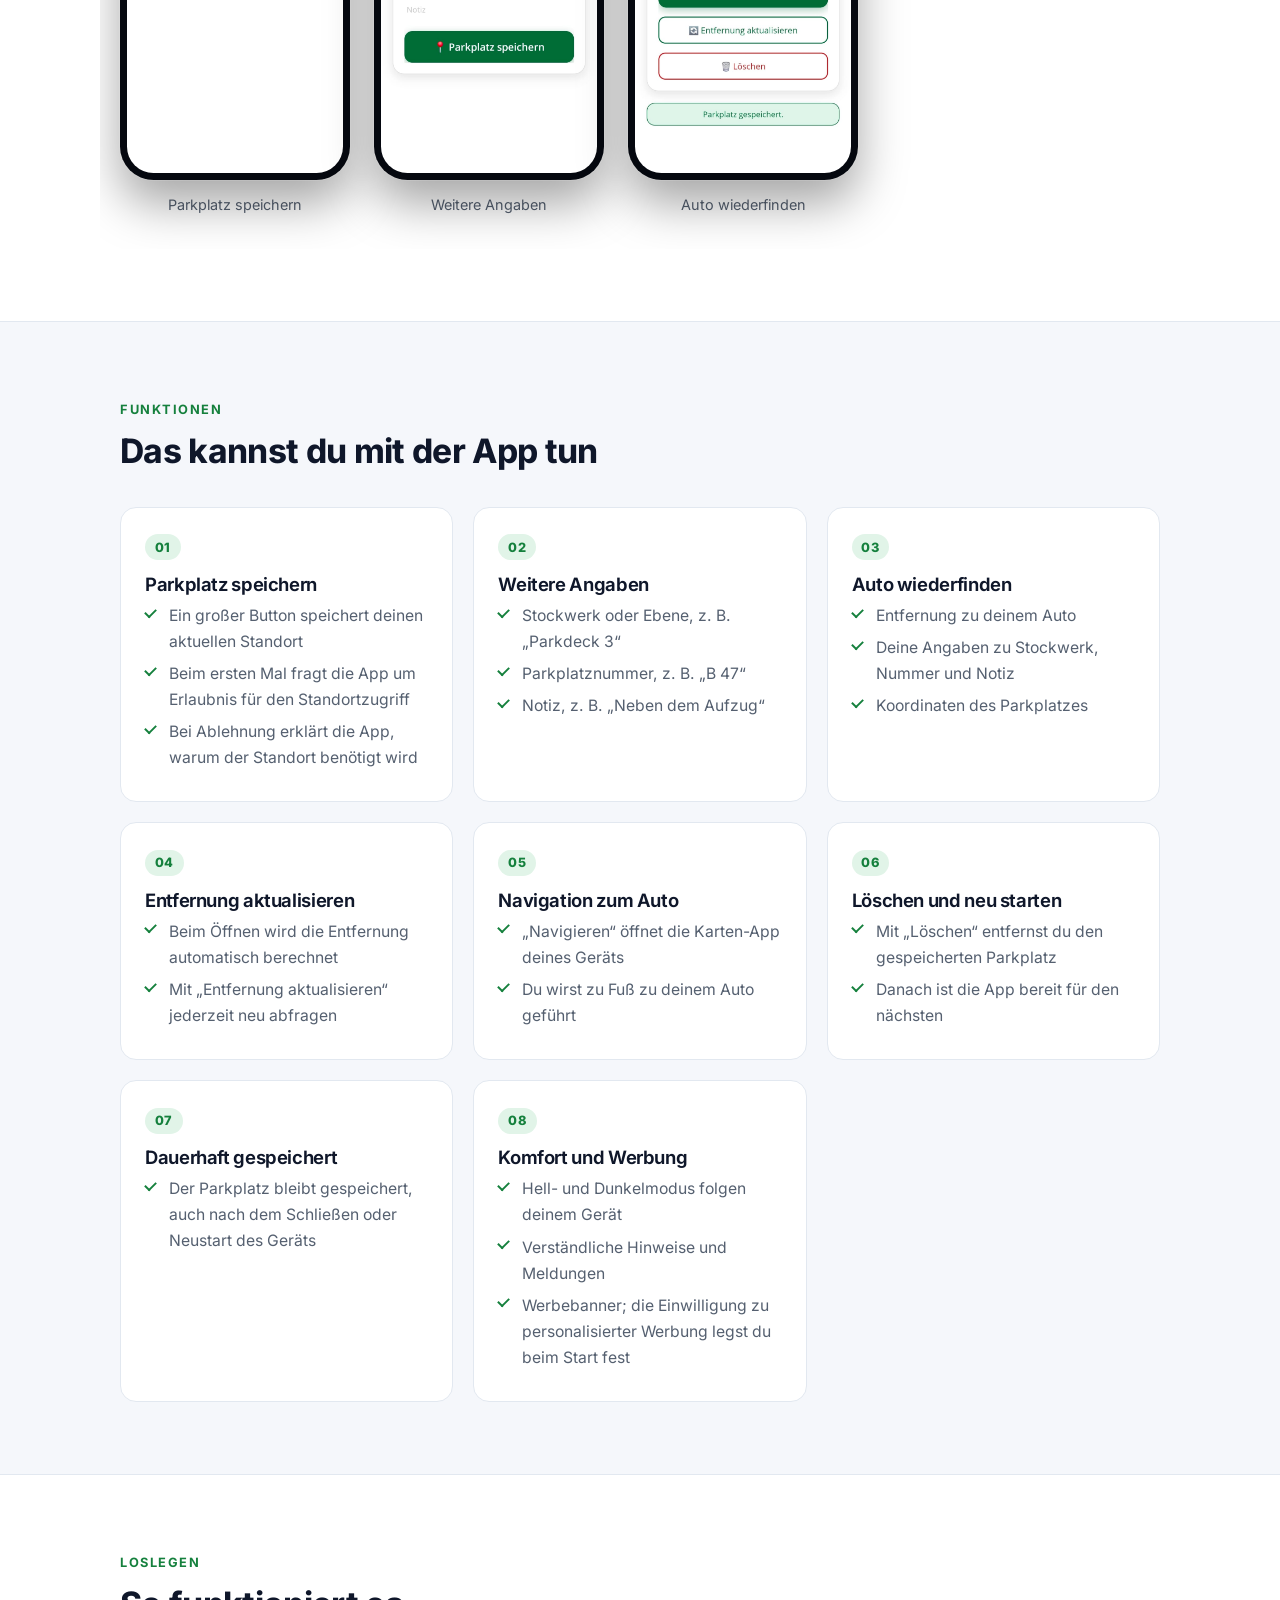
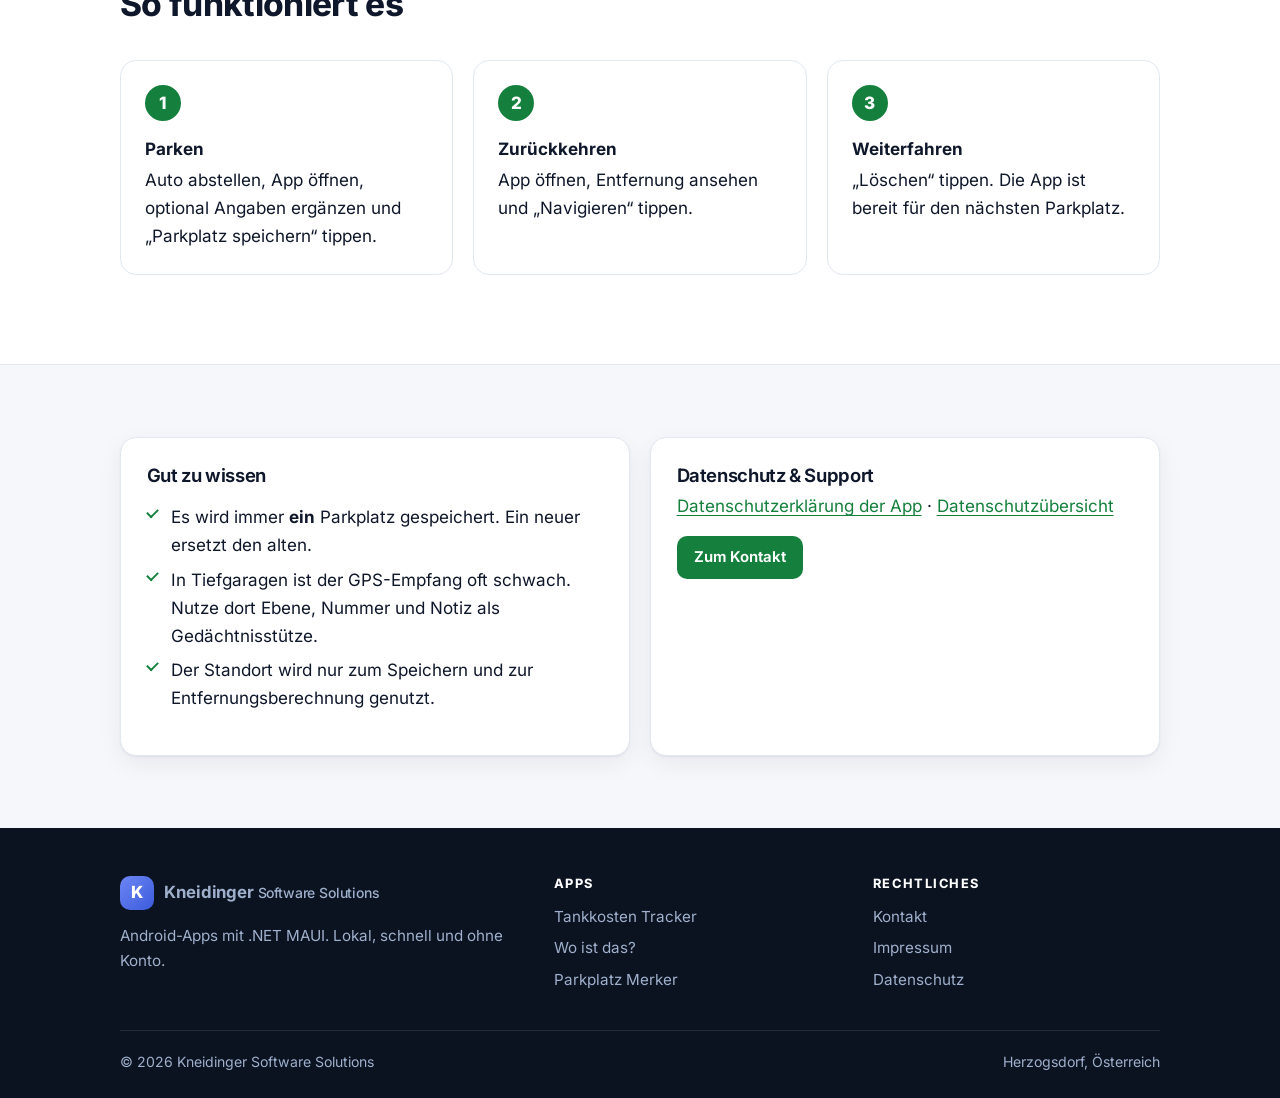
<file: parkplatzmerker.html>
<!DOCTYPE html>
<html lang="de">
<head>
  <meta charset="utf-8">
  <meta name="viewport" content="width=device-width, initial-scale=1">
  <title>Parkplatz Merker für Android – Nie wieder das Auto suchen</title>
  <meta name="description" content="Parkplatz Merker speichert deinen Parkplatz per Knopfdruck und führt dich per Navigation zurück zu deinem Auto. Aktuell in der Testphase.">
  <meta name="color-scheme" content="light dark">
  <link rel="preload" href="fonts/inter-latin-wght-normal.woff2" as="font" type="font/woff2" crossorigin>
  <link rel="stylesheet" href="style.css">
  <script src="site.js"></script>
</head>
<body class="theme-parkplatz">
  <a class="skip-link" href="#main">Zum Inhalt springen</a>
  <header class="site-header">
    <div class="wrap header-inner">
      <a class="brand" href="index.html"><span class="brand-mark" aria-hidden="true">K</span><span>Kneidinger <small>Software Solutions</small></span></a>
      <nav class="main-nav" aria-label="Hauptnavigation">
        <a href="index.html">Start</a>
        <details class="dropdown is-current">
          <summary>Apps</summary>
          <div class="dropdown-menu">
            <a class="menu-item theme-tankkosten" href="tankkostentracker.html"><span class="app-icon app-icon-sm"><img src="img/icon-tankkosten.png" alt="" width="38" height="38"></span><span><strong>Tankkosten Tracker</strong><small>Tankbuch &amp; Verbrauch</small></span></a>
            <a class="menu-item theme-woistdas" href="woistdas.html"><span class="app-icon app-icon-sm"><img src="img/icon-woistdas.png" alt="" width="38" height="38"></span><span><strong>Wo ist das?</strong><small>Gegenstände wiederfinden</small></span></a>
            <a class="menu-item theme-parkplatz" href="parkplatzmerker.html" aria-current="page"><span class="app-icon app-icon-sm"><img src="img/icon-parkplatz.png" alt="" width="38" height="38"></span><span><strong>Parkplatz Merker</strong><small>Das Auto wiederfinden</small></span></a>
          </div>
        </details>
        <a href="kontakt.html">Kontakt</a>
      </nav>
    </div>
  </header>

  <main id="main">
    <section class="hero">
      <div class="wrap hero-grid">
        <div>
          <div class="hero-app">
            <span class="app-icon app-icon-lg"><img src="img/icon-parkplatz.png" alt="App-Icon Parkplatz Merker" width="192" height="192"></span>
            <span class="eyebrow">Android-App &middot; <span class="badge badge-warn">In der Testphase</span></span>
          </div>
          <h1>Parkplatz Merker</h1>
          <p class="lead">Nie wieder das Auto suchen. Die App merkt sich, wo du geparkt hast, und führt dich per Knopfdruck zurück.</p>
          <div class="actions">
            <a class="btn" href="#funktionen">Funktionen ansehen</a>
            <a class="btn btn-ghost" href="kontakt.html">Kontakt</a>
          </div>
          <p class="hint">Die App ist noch nicht im Google Play Store veröffentlicht.</p>
        </div>
        <div class="hero-visual">
          <figure class="phone">
            <img class="img-light" src="AppDaten/ParkplatzMerker/screenshoteinshell.jpeg" alt="Startbildschirm von Parkplatz Merker mit großem Speichern-Button" width="818" height="1600">
            <img class="img-dark" src="AppDaten/ParkplatzMerker/screenshoteinsdunkel.jpeg" alt="Startbildschirm von Parkplatz Merker im Dunkelmodus" width="818" height="1600">
          </figure>
        </div>
      </div>
    </section>

    <section class="section">
      <div class="wrap split">
        <div class="reveal">
          <span class="eyebrow">Die App</span>
          <h2>Für Parkhaus, Flughafen und fremde Städte.</h2>
          <p class="muted">Für alle, die in großen Parkhäusern, auf Parkplätzen in fremden Städten, am Flughafen oder bei Veranstaltungen ihr Auto schnell wiederfinden möchten.</p>
          <ul class="checklist">
            <li>Parkplatz mit einem Tipp speichern</li>
            <li>Entfernung und Navigation zu Fuß zum Auto</li>
            <li>Stockwerk, Nummer und Notiz als Gedächtnisstütze</li>
            <li>Helles und dunkles Erscheinungsbild</li>
          </ul>
        </div>
        <div class="showcase reveal">
          <img src="AppDaten/ParkplatzMerker/vorstellungsgrafik.jpg" alt="Vorstellungsgrafik der App Parkplatz Merker" width="1488" height="720" loading="lazy">
        </div>
      </div>
    </section>

    <section class="section section-alt">
      <div class="wrap">
        <div class="section-head reveal">
          <span class="eyebrow">Screenshots</span>
          <h2>So sieht die App aus</h2>
        </div>
        <div class="gallery" tabindex="0" role="region" aria-label="Screenshots von Parkplatz Merker">
          <figure class="shot">
            <div class="phone">
              <img class="img-light" src="AppDaten/ParkplatzMerker/screenshoteinshell.jpeg" alt="Parkplatz speichern" width="818" height="1600" loading="lazy">
              <img class="img-dark" src="AppDaten/ParkplatzMerker/screenshoteinsdunkel.jpeg" alt="Parkplatz speichern (Dunkelmodus)" width="818" height="1600" loading="lazy">
            </div>
            <figcaption>Parkplatz speichern</figcaption>
          </figure>
          <figure class="shot">
            <div class="phone">
              <img class="img-light" src="AppDaten/ParkplatzMerker/screenshotzweihell.jpeg" alt="Weitere Angaben zum Parkplatz" width="818" height="1600" loading="lazy">
              <img class="img-dark" src="AppDaten/ParkplatzMerker/screenshotzweidunkel.jpeg" alt="Weitere Angaben zum Parkplatz (Dunkelmodus)" width="818" height="1600" loading="lazy">
            </div>
            <figcaption>Weitere Angaben</figcaption>
          </figure>
          <figure class="shot">
            <div class="phone">
              <img class="img-light" src="AppDaten/ParkplatzMerker/screenshotdreihell.jpeg" alt="Gespeicherter Parkplatz mit Entfernung und Navigation" width="818" height="1600" loading="lazy">
              <img class="img-dark" src="AppDaten/ParkplatzMerker/screenshotdreidunkel.jpeg" alt="Gespeicherter Parkplatz mit Entfernung und Navigation (Dunkelmodus)" width="818" height="1600" loading="lazy">
            </div>
            <figcaption>Auto wiederfinden</figcaption>
          </figure>
        </div>
      </div>
    </section>

    <section class="section" id="funktionen">
      <div class="wrap">
        <div class="section-head reveal">
          <span class="eyebrow">Funktionen</span>
          <h2>Das kannst du mit der App tun</h2>
        </div>
        <div class="feature-grid">
          <article class="feature reveal">
            <span class="feature-num">01</span>
            <h3>Parkplatz speichern</h3>
            <ul class="checklist">
              <li>Ein großer Button speichert deinen aktuellen Standort</li>
              <li>Beim ersten Mal fragt die App um Erlaubnis für den Standortzugriff</li>
              <li>Bei Ablehnung erklärt die App, warum der Standort benötigt wird</li>
            </ul>
          </article>
          <article class="feature reveal">
            <span class="feature-num">02</span>
            <h3>Weitere Angaben</h3>
            <ul class="checklist">
              <li>Stockwerk oder Ebene, z. B. „Parkdeck 3“</li>
              <li>Parkplatznummer, z. B. „B 47“</li>
              <li>Notiz, z. B. „Neben dem Aufzug“</li>
            </ul>
          </article>
          <article class="feature reveal">
            <span class="feature-num">03</span>
            <h3>Auto wiederfinden</h3>
            <ul class="checklist">
              <li>Entfernung zu deinem Auto</li>
              <li>Deine Angaben zu Stockwerk, Nummer und Notiz</li>
              <li>Koordinaten des Parkplatzes</li>
            </ul>
          </article>
          <article class="feature reveal">
            <span class="feature-num">04</span>
            <h3>Entfernung aktualisieren</h3>
            <ul class="checklist">
              <li>Beim Öffnen wird die Entfernung automatisch berechnet</li>
              <li>Mit „Entfernung aktualisieren“ jederzeit neu abfragen</li>
            </ul>
          </article>
          <article class="feature reveal">
            <span class="feature-num">05</span>
            <h3>Navigation zum Auto</h3>
            <ul class="checklist">
              <li>„Navigieren“ öffnet die Karten-App deines Geräts</li>
              <li>Du wirst zu Fuß zu deinem Auto geführt</li>
            </ul>
          </article>
          <article class="feature reveal">
            <span class="feature-num">06</span>
            <h3>Löschen und neu starten</h3>
            <ul class="checklist">
              <li>Mit „Löschen“ entfernst du den gespeicherten Parkplatz</li>
              <li>Danach ist die App bereit für den nächsten</li>
            </ul>
          </article>
          <article class="feature reveal">
            <span class="feature-num">07</span>
            <h3>Dauerhaft gespeichert</h3>
            <ul class="checklist">
              <li>Der Parkplatz bleibt gespeichert, auch nach dem Schließen oder Neustart des Geräts</li>
            </ul>
          </article>
          <article class="feature reveal">
            <span class="feature-num">08</span>
            <h3>Komfort und Werbung</h3>
            <ul class="checklist">
              <li>Hell- und Dunkelmodus folgen deinem Gerät</li>
              <li>Verständliche Hinweise und Meldungen</li>
              <li>Werbebanner; die Einwilligung zu personalisierter Werbung legst du beim Start fest</li>
            </ul>
          </article>
        </div>
      </div>
    </section>

    <section class="section section-alt">
      <div class="wrap">
        <div class="section-head reveal">
          <span class="eyebrow">Loslegen</span>
          <h2>So funktioniert es</h2>
        </div>
        <ol class="steps">
          <li class="reveal"><strong>Parken</strong>Auto abstellen, App öffnen, optional Angaben ergänzen und „Parkplatz speichern“ tippen.</li>
          <li class="reveal"><strong>Zurückkehren</strong>App öffnen, Entfernung ansehen und „Navigieren“ tippen.</li>
          <li class="reveal"><strong>Weiterfahren</strong>„Löschen“ tippen. Die App ist bereit für den nächsten Parkplatz.</li>
        </ol>
      </div>
    </section>

    <section class="section">
      <div class="wrap grid">
        <div class="card reveal">
          <h3>Gut zu wissen</h3>
          <ul class="checklist">
            <li>Es wird immer <strong>ein</strong> Parkplatz gespeichert. Ein neuer ersetzt den alten.</li>
            <li>In Tiefgaragen ist der GPS-Empfang oft schwach. Nutze dort Ebene, Nummer und Notiz als Gedächtnisstütze.</li>
            <li>Der Standort wird nur zum Speichern und zur Entfernungsberechnung genutzt.</li>
          </ul>
        </div>
        <div class="card reveal">
          <h3>Datenschutz &amp; Support</h3>
          <p><a href="AppPrivacyPolicy/ParkplatzMerker/index.html">Datenschutzerklärung der App</a> &middot; <a href="datenschutz.html">Datenschutzübersicht</a></p>
          <p><a class="btn btn-sm" href="kontakt.html">Zum Kontakt</a></p>
        </div>
      </div>
    </section>
  </main>

  <footer class="site-footer">
    <div class="wrap">
      <div class="footer-grid">
        <div>
          <a class="brand footer-brand" href="index.html"><span class="brand-mark" aria-hidden="true">K</span><span>Kneidinger <small>Software Solutions</small></span></a>
          <p>Android-Apps mit .NET MAUI. Lokal, schnell und ohne Konto.</p>
        </div>
        <div>
          <h2>Apps</h2>
          <ul>
            <li><a href="tankkostentracker.html">Tankkosten Tracker</a></li>
            <li><a href="woistdas.html">Wo ist das?</a></li>
            <li><a href="parkplatzmerker.html">Parkplatz Merker</a></li>
          </ul>
        </div>
        <div>
          <h2>Rechtliches</h2>
          <ul>
            <li><a href="kontakt.html">Kontakt</a></li>
            <li><a href="impressum.html">Impressum</a></li>
            <li><a href="datenschutz.html">Datenschutz</a></li>
          </ul>
        </div>
      </div>
      <div class="footer-bottom">
        <span>&copy; 2026 Kneidinger Software Solutions</span>
        <span>Herzogsdorf, Österreich</span>
      </div>
    </div>
  </footer>
</body>
</html>
</file>
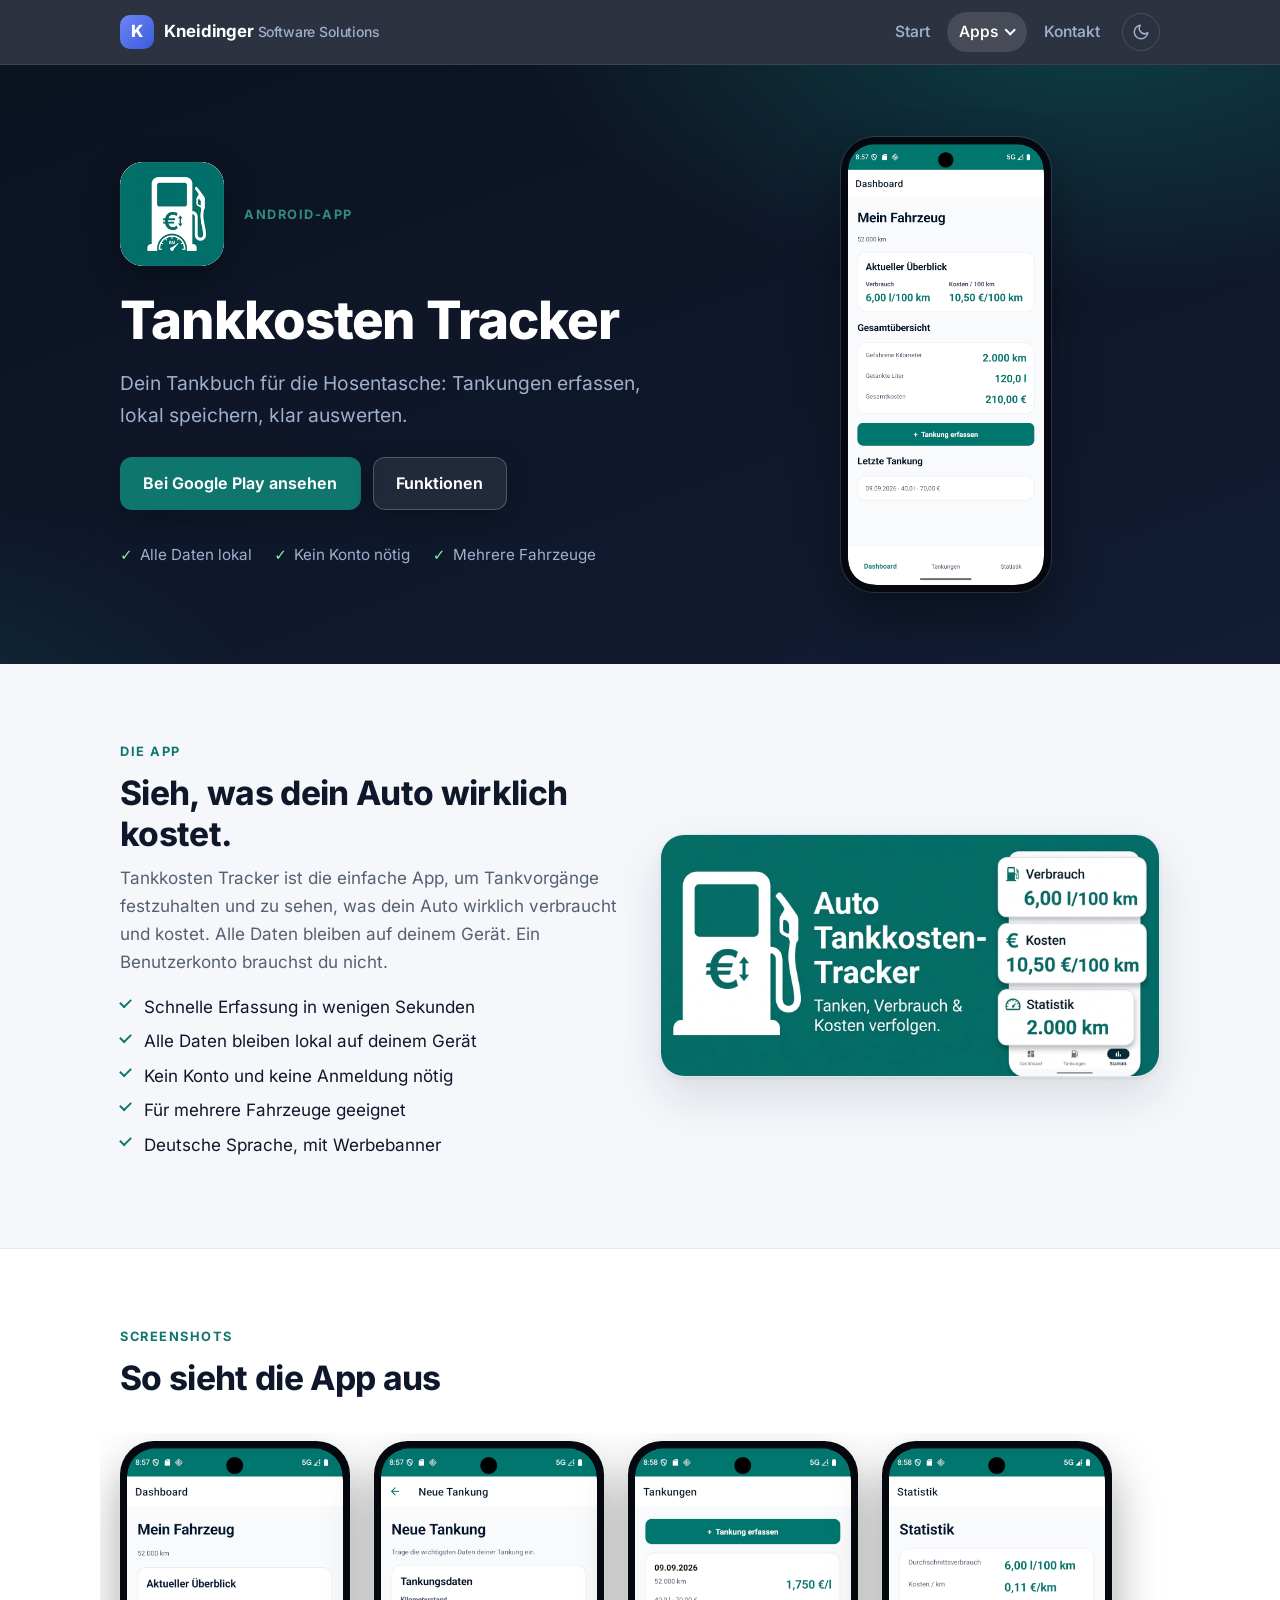
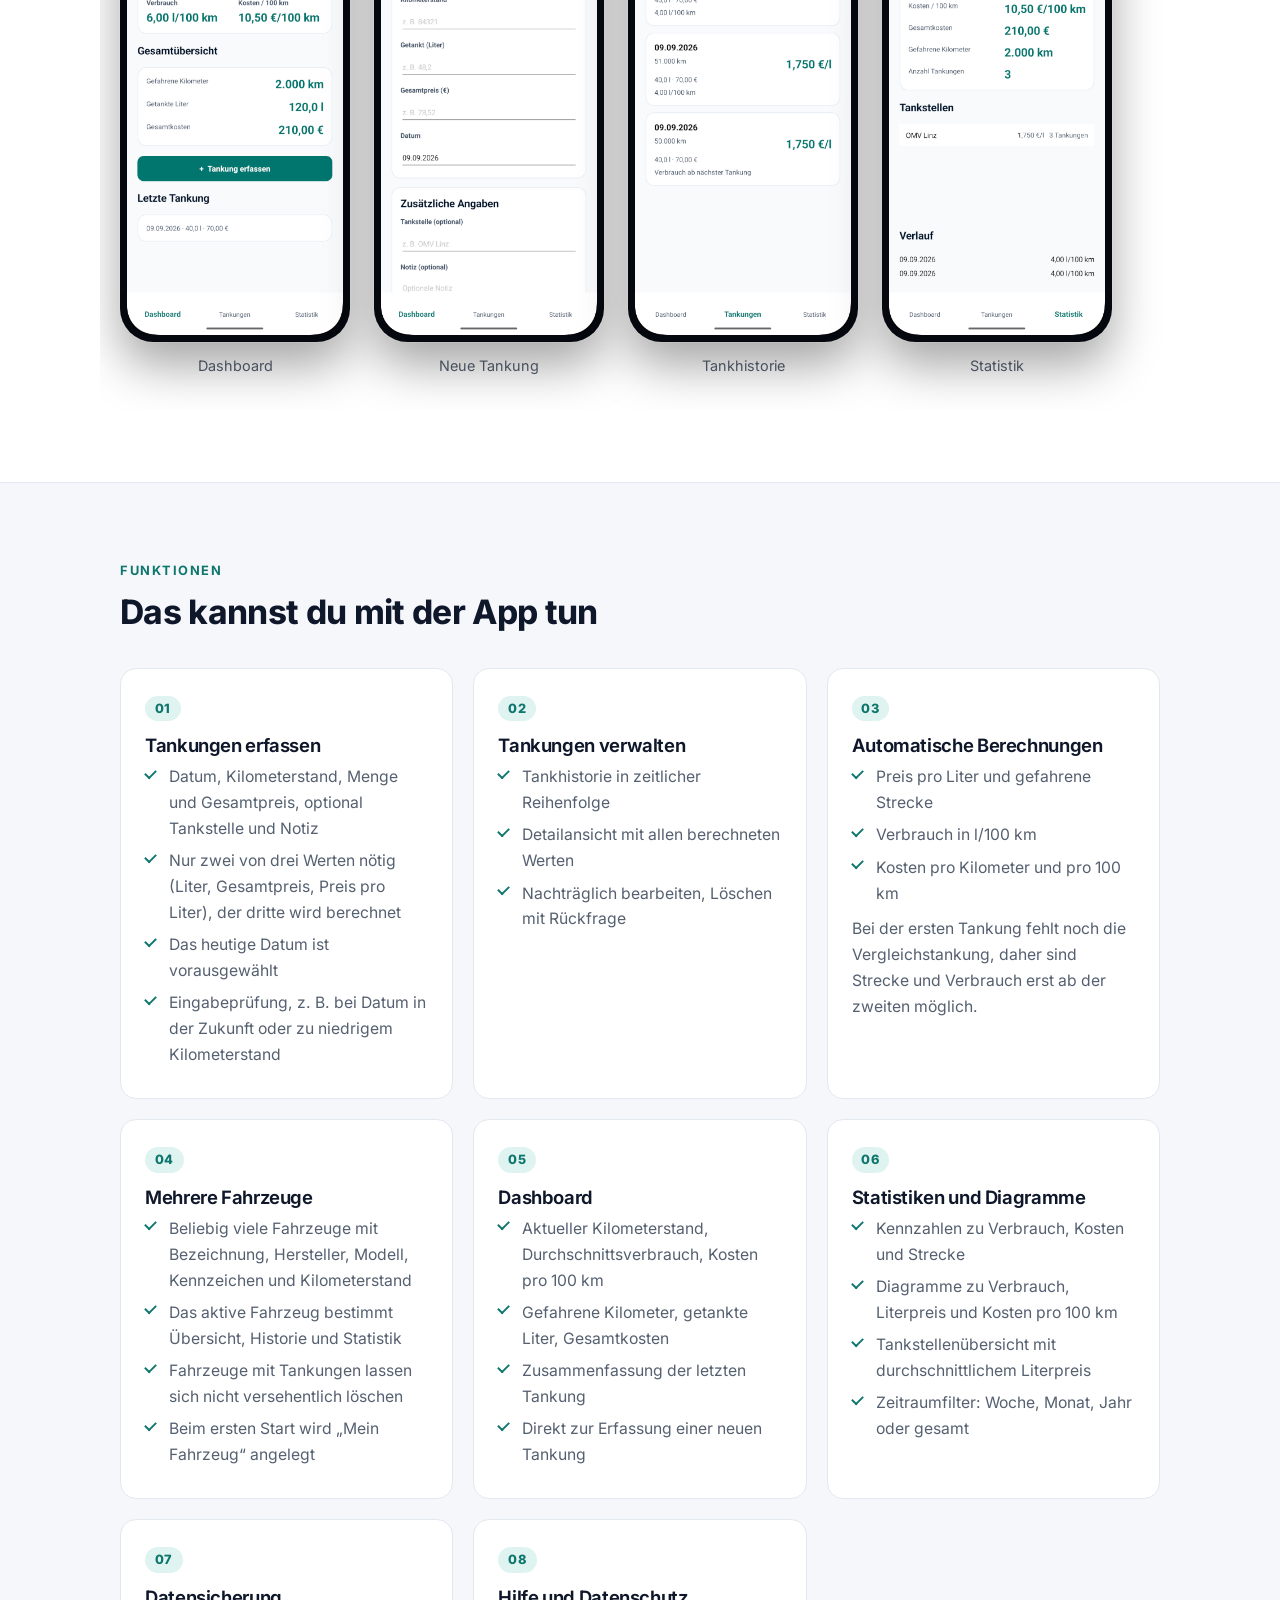
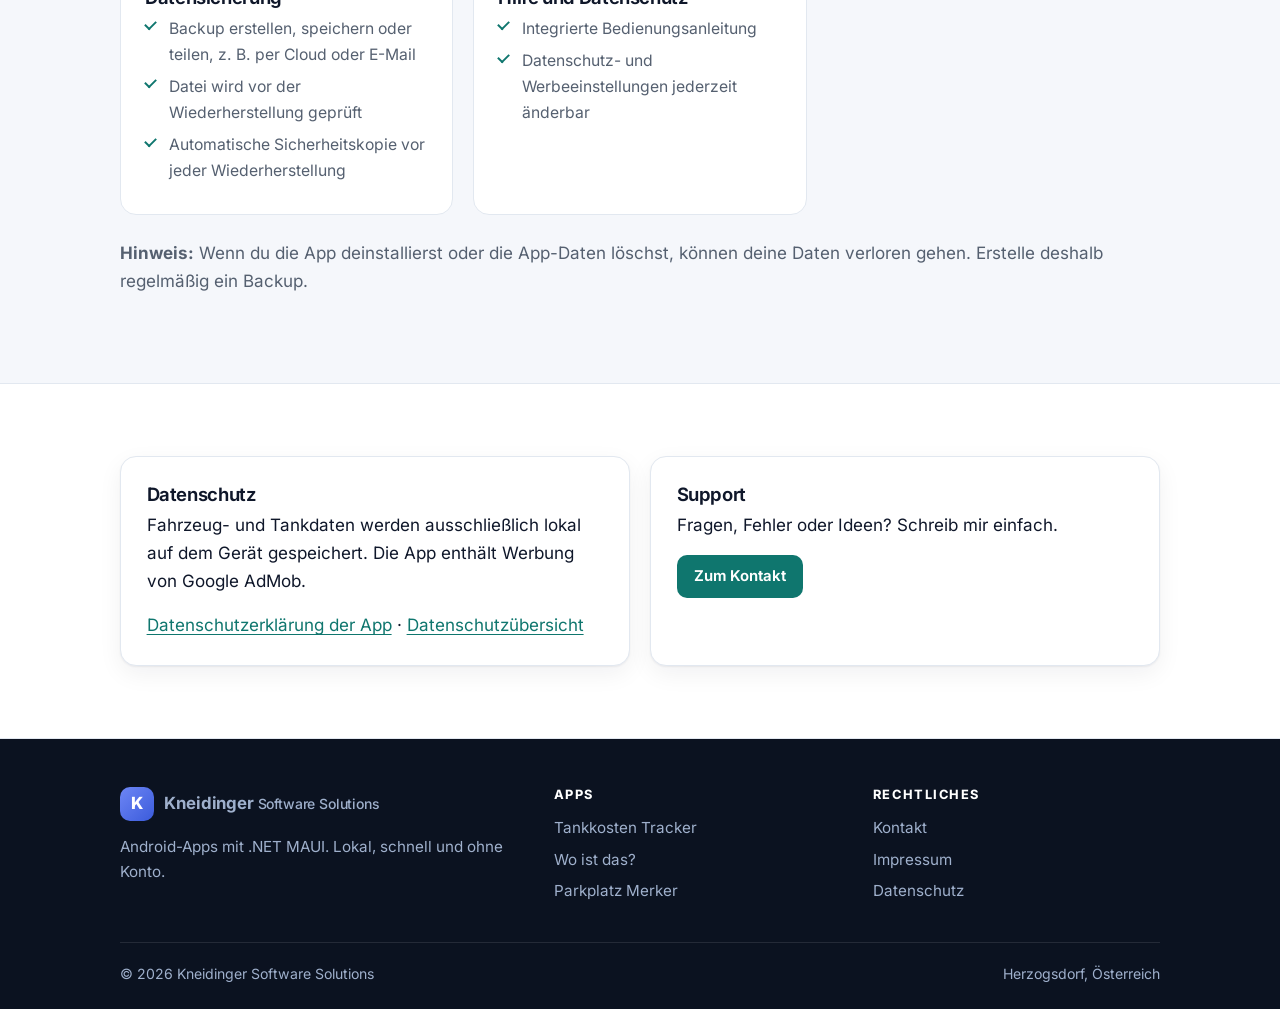
<file: tankkostentracker.html>
<!DOCTYPE html>
<html lang="de">
<head>
  <meta charset="utf-8">
  <meta name="viewport" content="width=device-width, initial-scale=1">
  <title>Tankkosten Tracker für Android – Dein Tankbuch für die Hosentasche</title>
  <meta name="description" content="Der Tankkosten Tracker erfasst Tankungen, Kilometerstände und Kosten lokal auf dem Gerät und zeigt Verbrauchsstatistiken.">
  <meta name="color-scheme" content="light dark">
  <link rel="preload" href="fonts/inter-latin-wght-normal.woff2" as="font" type="font/woff2" crossorigin>
  <link rel="stylesheet" href="style.css">
  <script src="site.js"></script>
</head>
<body class="theme-tankkosten">
  <a class="skip-link" href="#main">Zum Inhalt springen</a>
  <header class="site-header">
    <div class="wrap header-inner">
      <a class="brand" href="index.html"><span class="brand-mark" aria-hidden="true">K</span><span>Kneidinger <small>Software Solutions</small></span></a>
      <nav class="main-nav" aria-label="Hauptnavigation">
        <a href="index.html">Start</a>
        <details class="dropdown is-current">
          <summary>Apps</summary>
          <div class="dropdown-menu">
            <a class="menu-item theme-tankkosten" href="tankkostentracker.html" aria-current="page"><span class="app-icon app-icon-sm"><img src="img/icon-tankkosten.png" alt="" width="38" height="38"></span><span><strong>Tankkosten Tracker</strong><small>Tankbuch &amp; Verbrauch</small></span></a>
            <a class="menu-item theme-woistdas" href="woistdas.html"><span class="app-icon app-icon-sm"><img src="img/icon-woistdas.png" alt="" width="38" height="38"></span><span><strong>Wo ist das?</strong><small>Gegenstände wiederfinden</small></span></a>
            <a class="menu-item theme-parkplatz" href="parkplatzmerker.html"><span class="app-icon app-icon-sm"><img src="img/icon-parkplatz.png" alt="" width="38" height="38"></span><span><strong>Parkplatz Merker</strong><small>Das Auto wiederfinden</small></span></a>
          </div>
        </details>
        <a href="kontakt.html">Kontakt</a>
      </nav>
    </div>
  </header>

  <main id="main">
    <section class="hero">
      <div class="wrap hero-grid">
        <div>
          <div class="hero-app">
            <span class="app-icon app-icon-lg"><img src="img/icon-tankkosten.png" alt="App-Icon Tankkosten Tracker" width="192" height="192"></span>
            <span class="eyebrow">Android-App</span>
          </div>
          <h1>Tankkosten Tracker</h1>
          <p class="lead">Dein Tankbuch für die Hosentasche: Tankungen erfassen, lokal speichern, klar auswerten.</p>
          <div class="actions">
            <a class="btn" href="https://play.google.com/store/apps/details?id=com.kneidingersoftwaresolution.autologbuch" target="_blank" rel="noopener noreferrer">Bei Google Play ansehen</a>
            <a class="btn btn-ghost" href="#funktionen">Funktionen</a>
          </div>
          <ul class="trust">
            <li>Alle Daten lokal</li>
            <li>Kein Konto nötig</li>
            <li>Mehrere Fahrzeuge</li>
          </ul>
        </div>
        <div class="hero-visual">
          <figure class="phone">
            <img src="AppDaten/TankkostenTracker/screenshoteins.png" alt="Dashboard des Tankkosten Trackers mit Verbrauch, Kosten pro 100 km und Gesamtübersicht" width="383" height="862">
          </figure>
        </div>
      </div>
    </section>

    <section class="section">
      <div class="wrap split">
        <div class="reveal">
          <span class="eyebrow">Die App</span>
          <h2>Sieh, was dein Auto wirklich kostet.</h2>
          <p class="muted">Tankkosten Tracker ist die einfache App, um Tankvorgänge festzuhalten und zu sehen, was dein Auto wirklich verbraucht und kostet. Alle Daten bleiben auf deinem Gerät. Ein Benutzerkonto brauchst du nicht.</p>
          <ul class="checklist">
            <li>Schnelle Erfassung in wenigen Sekunden</li>
            <li>Alle Daten bleiben lokal auf deinem Gerät</li>
            <li>Kein Konto und keine Anmeldung nötig</li>
            <li>Für mehrere Fahrzeuge geeignet</li>
            <li>Deutsche Sprache, mit Werbebanner</li>
          </ul>
        </div>
        <div class="showcase reveal">
          <img src="AppDaten/TankkostenTracker/vorstellungsgrafik.jpg" alt="Vorstellungsgrafik: Auto Tankkosten-Tracker – Tanken, Verbrauch und Kosten verfolgen" width="1488" height="720" loading="lazy">
        </div>
      </div>
    </section>

    <section class="section section-alt">
      <div class="wrap">
        <div class="section-head reveal">
          <span class="eyebrow">Screenshots</span>
          <h2>So sieht die App aus</h2>
        </div>
        <div class="gallery" tabindex="0" role="region" aria-label="Screenshots des Tankkosten Trackers">
          <figure class="shot">
            <div class="phone"><img src="AppDaten/TankkostenTracker/screenshoteins.png" alt="Dashboard mit aktuellem Überblick" width="383" height="862" loading="lazy"></div>
            <figcaption>Dashboard</figcaption>
          </figure>
          <figure class="shot">
            <div class="phone"><img src="AppDaten/TankkostenTracker/screenshotzwei.png" alt="Formular zum Erfassen einer neuen Tankung" width="383" height="862" loading="lazy"></div>
            <figcaption>Neue Tankung</figcaption>
          </figure>
          <figure class="shot">
            <div class="phone"><img src="AppDaten/TankkostenTracker/screenshotdrei.png" alt="Liste aller Tankungen mit Literpreis" width="383" height="862" loading="lazy"></div>
            <figcaption>Tankhistorie</figcaption>
          </figure>
          <figure class="shot">
            <div class="phone"><img src="AppDaten/TankkostenTracker/screenshotvier.png" alt="Statistik mit Durchschnittsverbrauch und Kosten" width="383" height="862" loading="lazy"></div>
            <figcaption>Statistik</figcaption>
          </figure>
        </div>
      </div>
    </section>

    <section class="section" id="funktionen">
      <div class="wrap">
        <div class="section-head reveal">
          <span class="eyebrow">Funktionen</span>
          <h2>Das kannst du mit der App tun</h2>
        </div>
        <div class="feature-grid">
          <article class="feature reveal">
            <span class="feature-num">01</span>
            <h3>Tankungen erfassen</h3>
            <ul class="checklist">
              <li>Datum, Kilometerstand, Menge und Gesamtpreis, optional Tankstelle und Notiz</li>
              <li>Nur zwei von drei Werten nötig (Liter, Gesamtpreis, Preis pro Liter), der dritte wird berechnet</li>
              <li>Das heutige Datum ist vorausgewählt</li>
              <li>Eingabeprüfung, z. B. bei Datum in der Zukunft oder zu niedrigem Kilometerstand</li>
            </ul>
          </article>
          <article class="feature reveal">
            <span class="feature-num">02</span>
            <h3>Tankungen verwalten</h3>
            <ul class="checklist">
              <li>Tankhistorie in zeitlicher Reihenfolge</li>
              <li>Detailansicht mit allen berechneten Werten</li>
              <li>Nachträglich bearbeiten, Löschen mit Rückfrage</li>
            </ul>
          </article>
          <article class="feature reveal">
            <span class="feature-num">03</span>
            <h3>Automatische Berechnungen</h3>
            <ul class="checklist">
              <li>Preis pro Liter und gefahrene Strecke</li>
              <li>Verbrauch in l/100 km</li>
              <li>Kosten pro Kilometer und pro 100 km</li>
            </ul>
            <p class="muted" style="margin-top:.6rem">Bei der ersten Tankung fehlt noch die Vergleichstankung, daher sind Strecke und Verbrauch erst ab der zweiten möglich.</p>
          </article>
          <article class="feature reveal">
            <span class="feature-num">04</span>
            <h3>Mehrere Fahrzeuge</h3>
            <ul class="checklist">
              <li>Beliebig viele Fahrzeuge mit Bezeichnung, Hersteller, Modell, Kennzeichen und Kilometerstand</li>
              <li>Das aktive Fahrzeug bestimmt Übersicht, Historie und Statistik</li>
              <li>Fahrzeuge mit Tankungen lassen sich nicht versehentlich löschen</li>
              <li>Beim ersten Start wird „Mein Fahrzeug“ angelegt</li>
            </ul>
          </article>
          <article class="feature reveal">
            <span class="feature-num">05</span>
            <h3>Dashboard</h3>
            <ul class="checklist">
              <li>Aktueller Kilometerstand, Durchschnittsverbrauch, Kosten pro 100 km</li>
              <li>Gefahrene Kilometer, getankte Liter, Gesamtkosten</li>
              <li>Zusammenfassung der letzten Tankung</li>
              <li>Direkt zur Erfassung einer neuen Tankung</li>
            </ul>
          </article>
          <article class="feature reveal">
            <span class="feature-num">06</span>
            <h3>Statistiken und Diagramme</h3>
            <ul class="checklist">
              <li>Kennzahlen zu Verbrauch, Kosten und Strecke</li>
              <li>Diagramme zu Verbrauch, Literpreis und Kosten pro 100 km</li>
              <li>Tankstellenübersicht mit durchschnittlichem Literpreis</li>
              <li>Zeitraumfilter: Woche, Monat, Jahr oder gesamt</li>
            </ul>
          </article>
          <article class="feature reveal">
            <span class="feature-num">07</span>
            <h3>Datensicherung</h3>
            <ul class="checklist">
              <li>Backup erstellen, speichern oder teilen, z. B. per Cloud oder E-Mail</li>
              <li>Datei wird vor der Wiederherstellung geprüft</li>
              <li>Automatische Sicherheitskopie vor jeder Wiederherstellung</li>
            </ul>
          </article>
          <article class="feature reveal">
            <span class="feature-num">08</span>
            <h3>Hilfe und Datenschutz</h3>
            <ul class="checklist">
              <li>Integrierte Bedienungsanleitung</li>
              <li>Datenschutz- und Werbeeinstellungen jederzeit änderbar</li>
            </ul>
          </article>
        </div>
        <p class="muted reveal" style="margin-top:1.5rem"><strong>Hinweis:</strong> Wenn du die App deinstallierst oder die App-Daten löschst, können deine Daten verloren gehen. Erstelle deshalb regelmäßig ein Backup.</p>
      </div>
    </section>

    <section class="section section-alt">
      <div class="wrap grid">
        <div class="card reveal">
          <h3>Datenschutz</h3>
          <p>Fahrzeug- und Tankdaten werden ausschließlich lokal auf dem Gerät gespeichert. Die App enthält Werbung von Google AdMob.</p>
          <p><a href="AppPrivacyPolicy/TankkostenTracker/index.html">Datenschutzerklärung der App</a> &middot; <a href="datenschutz.html">Datenschutzübersicht</a></p>
        </div>
        <div class="card reveal">
          <h3>Support</h3>
          <p>Fragen, Fehler oder Ideen? Schreib mir einfach.</p>
          <p><a class="btn btn-sm" href="kontakt.html">Zum Kontakt</a></p>
        </div>
      </div>
    </section>
  </main>

  <footer class="site-footer">
    <div class="wrap">
      <div class="footer-grid">
        <div>
          <a class="brand footer-brand" href="index.html"><span class="brand-mark" aria-hidden="true">K</span><span>Kneidinger <small>Software Solutions</small></span></a>
          <p>Android-Apps mit .NET MAUI. Lokal, schnell und ohne Konto.</p>
        </div>
        <div>
          <h2>Apps</h2>
          <ul>
            <li><a href="tankkostentracker.html">Tankkosten Tracker</a></li>
            <li><a href="woistdas.html">Wo ist das?</a></li>
            <li><a href="parkplatzmerker.html">Parkplatz Merker</a></li>
          </ul>
        </div>
        <div>
          <h2>Rechtliches</h2>
          <ul>
            <li><a href="kontakt.html">Kontakt</a></li>
            <li><a href="impressum.html">Impressum</a></li>
            <li><a href="datenschutz.html">Datenschutz</a></li>
          </ul>
        </div>
      </div>
      <div class="footer-bottom">
        <span>&copy; 2026 Kneidinger Software Solutions</span>
        <span>Herzogsdorf, Österreich</span>
      </div>
    </div>
  </footer>
</body>
</html>
</file>
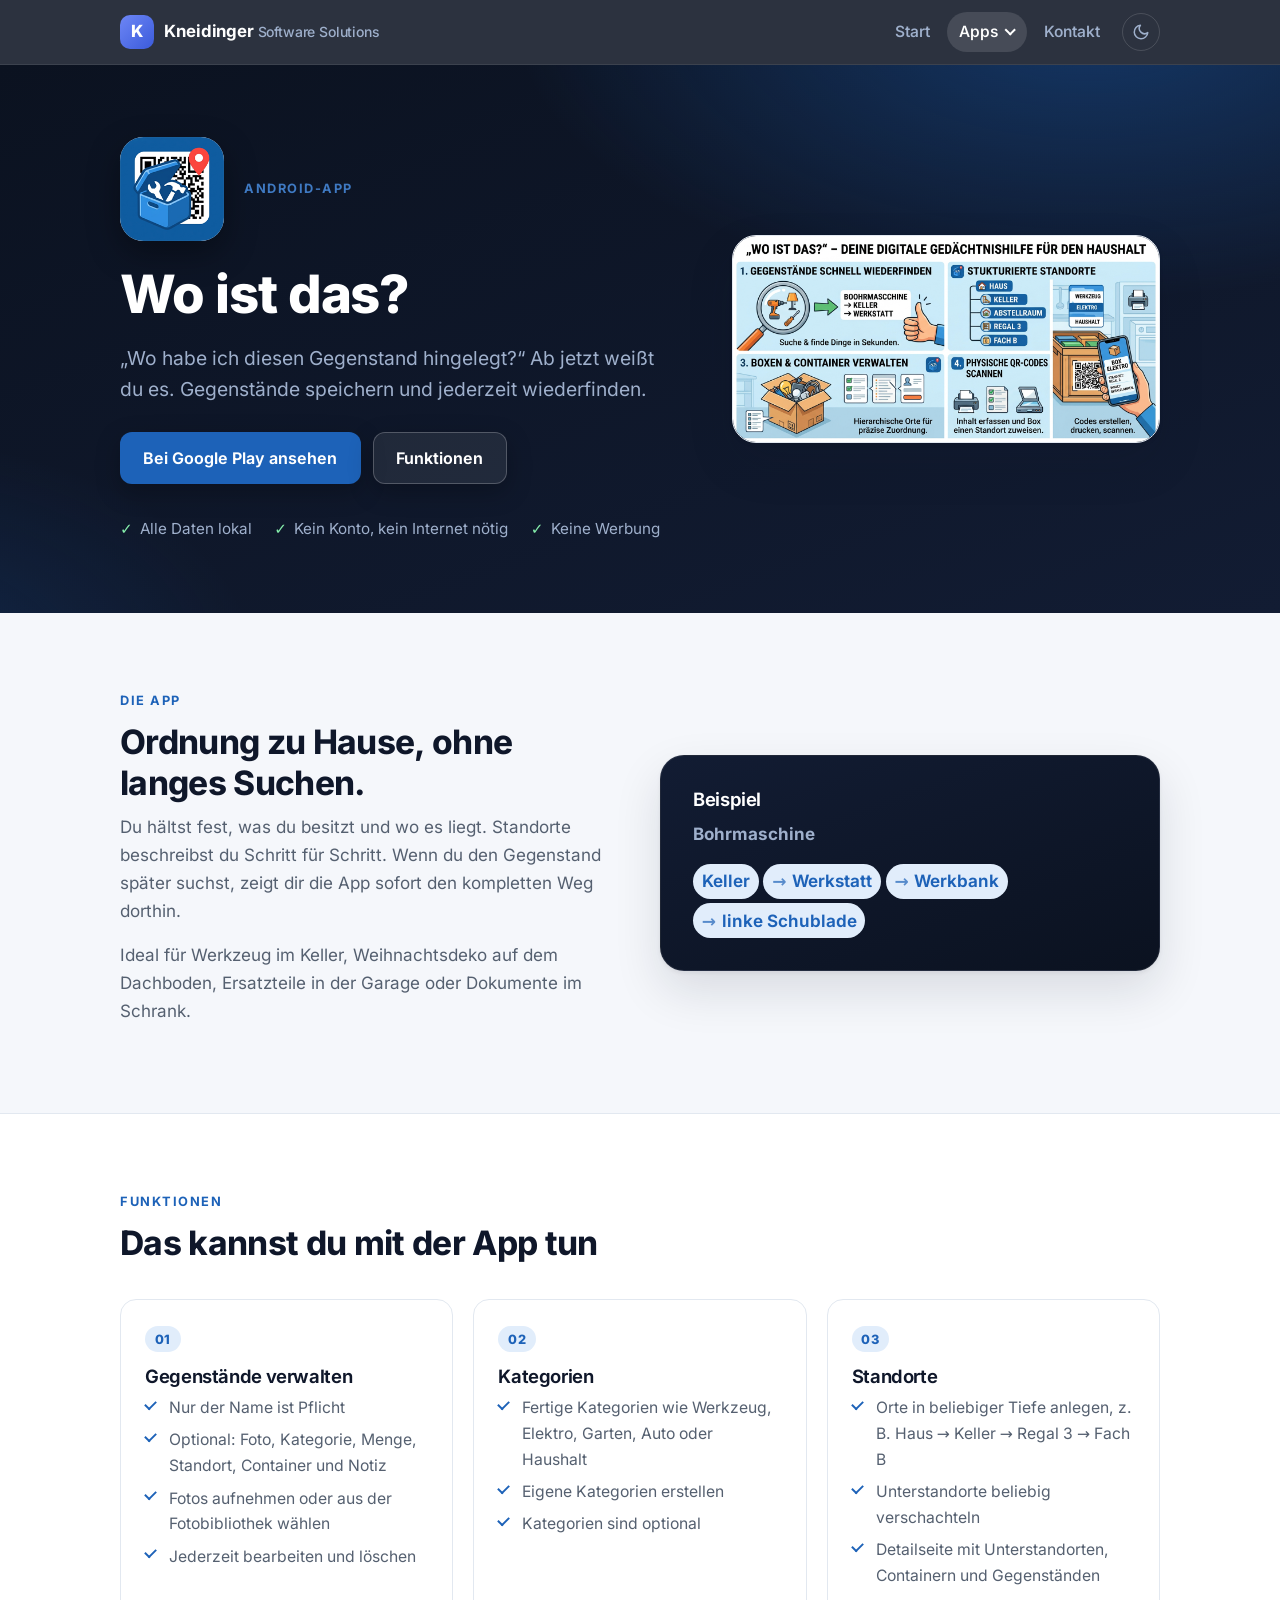
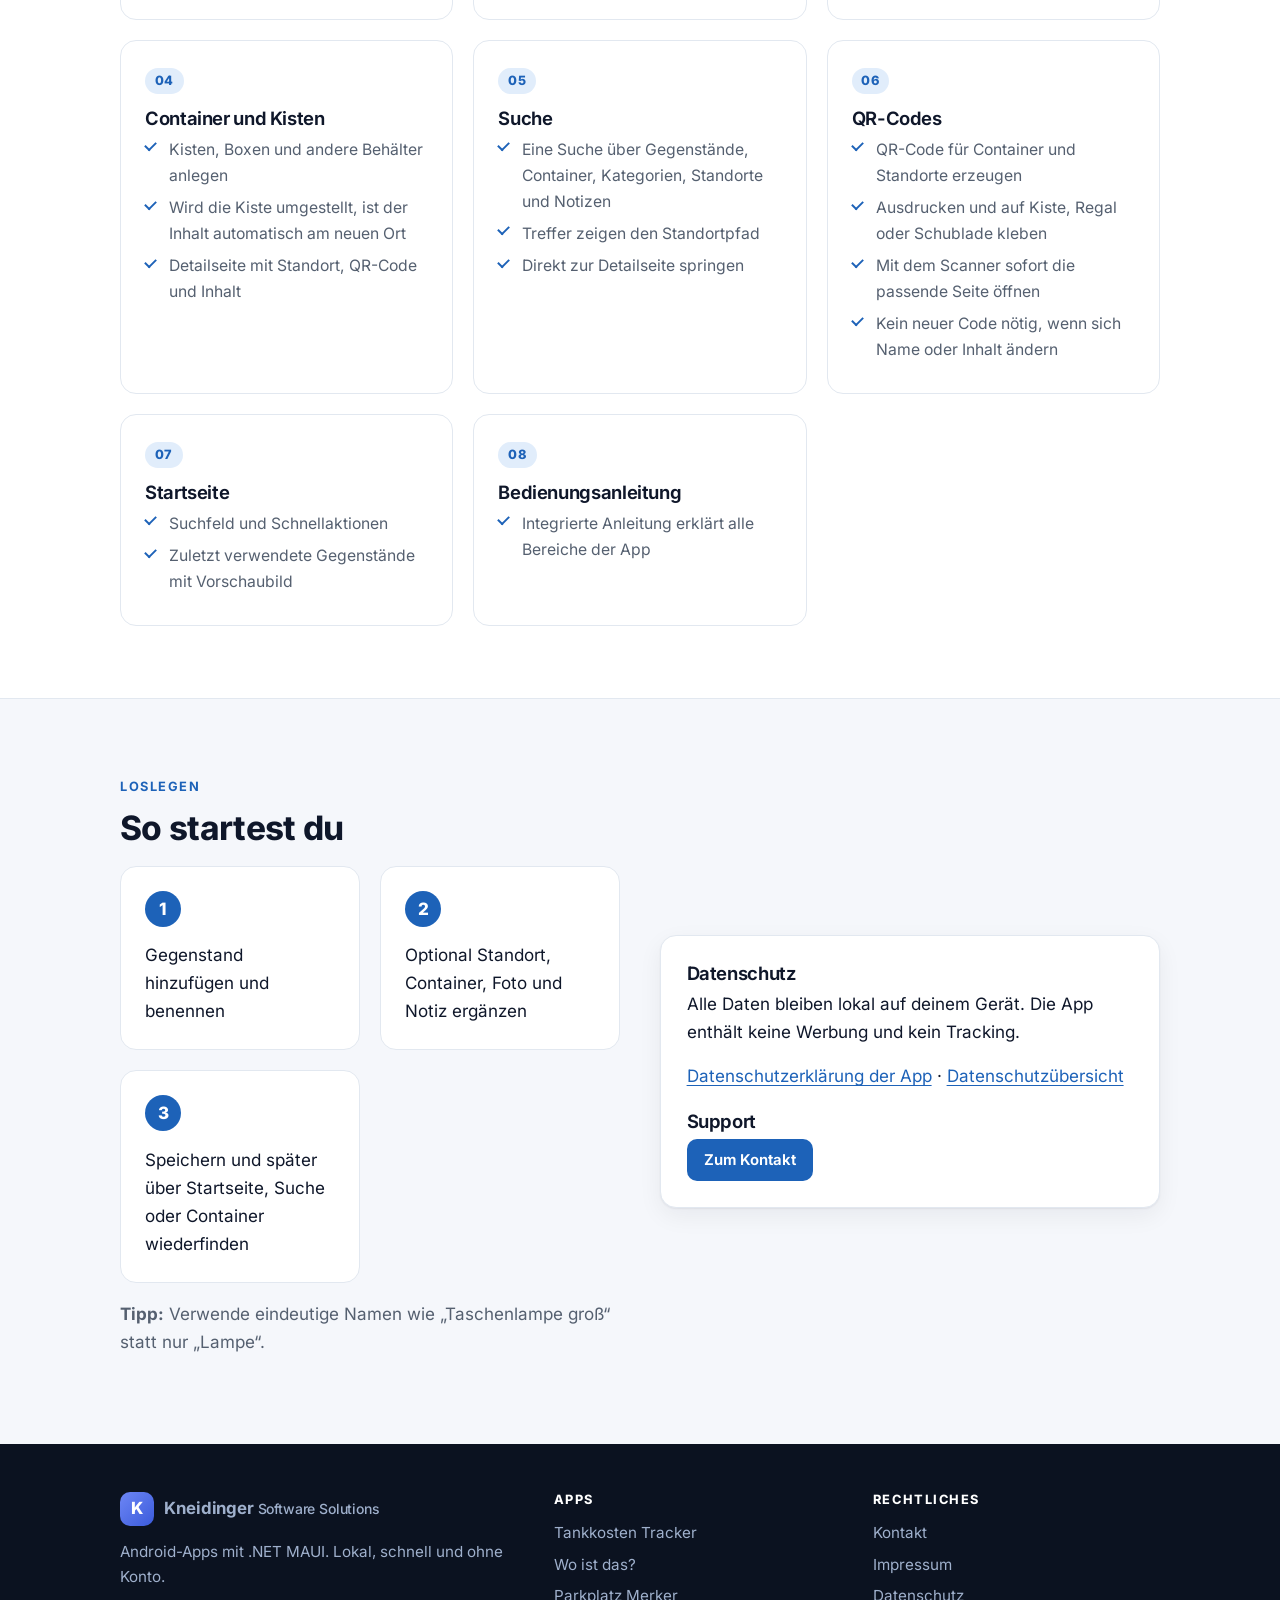
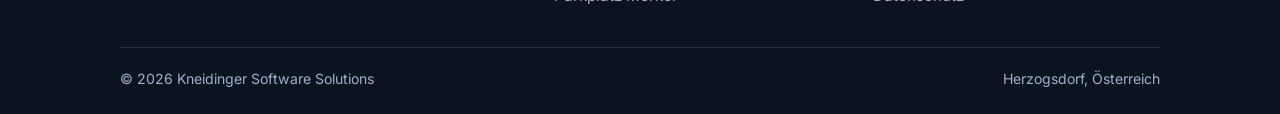
<file: woistdas.html>
<!DOCTYPE html>
<html lang="de">
<head>
  <meta charset="utf-8">
  <meta name="viewport" content="width=device-width, initial-scale=1">
  <title>Wo ist das? für Android – Gegenstände speichern und wiederfinden</title>
  <meta name="description" content="Wo ist das? ist die Haushalts-App, mit der du Gegenstände, Standorte, Container und QR-Codes verwaltest. Lokal, ohne Konto, ohne Werbung.">
  <meta name="color-scheme" content="light dark">
  <link rel="preload" href="fonts/inter-latin-wght-normal.woff2" as="font" type="font/woff2" crossorigin>
  <link rel="stylesheet" href="style.css">
  <script src="site.js"></script>
</head>
<body class="theme-woistdas">
  <a class="skip-link" href="#main">Zum Inhalt springen</a>
  <header class="site-header">
    <div class="wrap header-inner">
      <a class="brand" href="index.html"><span class="brand-mark" aria-hidden="true">K</span><span>Kneidinger <small>Software Solutions</small></span></a>
      <nav class="main-nav" aria-label="Hauptnavigation">
        <a href="index.html">Start</a>
        <details class="dropdown is-current">
          <summary>Apps</summary>
          <div class="dropdown-menu">
            <a class="menu-item theme-tankkosten" href="tankkostentracker.html"><span class="app-icon app-icon-sm"><img src="img/icon-tankkosten.png" alt="" width="38" height="38"></span><span><strong>Tankkosten Tracker</strong><small>Tankbuch &amp; Verbrauch</small></span></a>
            <a class="menu-item theme-woistdas" href="woistdas.html" aria-current="page"><span class="app-icon app-icon-sm"><img src="img/icon-woistdas.png" alt="" width="38" height="38"></span><span><strong>Wo ist das?</strong><small>Gegenstände wiederfinden</small></span></a>
            <a class="menu-item theme-parkplatz" href="parkplatzmerker.html"><span class="app-icon app-icon-sm"><img src="img/icon-parkplatz.png" alt="" width="38" height="38"></span><span><strong>Parkplatz Merker</strong><small>Das Auto wiederfinden</small></span></a>
          </div>
        </details>
        <a href="kontakt.html">Kontakt</a>
      </nav>
    </div>
  </header>

  <main id="main">
    <section class="hero">
      <div class="wrap hero-grid">
        <div>
          <div class="hero-app">
            <span class="app-icon app-icon-lg"><img src="img/icon-woistdas.png" alt="App-Icon Wo ist das?" width="192" height="192"></span>
            <span class="eyebrow">Android-App</span>
          </div>
          <h1>Wo ist das?</h1>
          <p class="lead">„Wo habe ich diesen Gegenstand hingelegt?“ Ab jetzt weißt du es. Gegenstände speichern und jederzeit wiederfinden.</p>
          <div class="actions">
            <a class="btn" href="https://play.google.com/store/apps/details?id=com.kneidingersoftwaresolution.woistdas" target="_blank" rel="noopener noreferrer">Bei Google Play ansehen</a>
            <a class="btn btn-ghost" href="#funktionen">Funktionen</a>
          </div>
          <ul class="trust">
            <li>Alle Daten lokal</li>
            <li>Kein Konto, kein Internet nötig</li>
            <li>Keine Werbung</li>
          </ul>
        </div>
        <div class="showcase">
          <img src="AppDaten/WoIstDas/vorstellungsgrafik.jpg" alt="Vorstellungsgrafik der App Wo ist das?" width="1488" height="720">
        </div>
      </div>
    </section>

    <section class="section">
      <div class="wrap split">
        <div class="reveal">
          <span class="eyebrow">Die App</span>
          <h2>Ordnung zu Hause, ohne langes Suchen.</h2>
          <p class="muted">Du hältst fest, was du besitzt und wo es liegt. Standorte beschreibst du Schritt für Schritt. Wenn du den Gegenstand später suchst, zeigt dir die App sofort den kompletten Weg dorthin.</p>
          <p class="muted">Ideal für Werkzeug im Keller, Weihnachtsdeko auf dem Dachboden, Ersatzteile in der Garage oder Dokumente im Schrank.</p>
        </div>
        <aside class="callout reveal">
          <h3>Beispiel</h3>
          <p><strong>Bohrmaschine</strong></p>
          <ol class="ph-path" aria-label="Standortpfad">
            <li>Keller</li>
            <li>Werkstatt</li>
            <li>Werkbank</li>
            <li>linke Schublade</li>
          </ol>
        </aside>
      </div>
    </section>

    <section class="section section-alt" id="funktionen">
      <div class="wrap">
        <div class="section-head reveal">
          <span class="eyebrow">Funktionen</span>
          <h2>Das kannst du mit der App tun</h2>
        </div>
        <div class="feature-grid">
          <article class="feature reveal">
            <span class="feature-num">01</span>
            <h3>Gegenstände verwalten</h3>
            <ul class="checklist">
              <li>Nur der Name ist Pflicht</li>
              <li>Optional: Foto, Kategorie, Menge, Standort, Container und Notiz</li>
              <li>Fotos aufnehmen oder aus der Fotobibliothek wählen</li>
              <li>Jederzeit bearbeiten und löschen</li>
            </ul>
          </article>
          <article class="feature reveal">
            <span class="feature-num">02</span>
            <h3>Kategorien</h3>
            <ul class="checklist">
              <li>Fertige Kategorien wie Werkzeug, Elektro, Garten, Auto oder Haushalt</li>
              <li>Eigene Kategorien erstellen</li>
              <li>Kategorien sind optional</li>
            </ul>
          </article>
          <article class="feature reveal">
            <span class="feature-num">03</span>
            <h3>Standorte</h3>
            <ul class="checklist">
              <li>Orte in beliebiger Tiefe anlegen, z. B. Haus → Keller → Regal 3 → Fach B</li>
              <li>Unterstandorte beliebig verschachteln</li>
              <li>Detailseite mit Unterstandorten, Containern und Gegenständen</li>
            </ul>
          </article>
          <article class="feature reveal">
            <span class="feature-num">04</span>
            <h3>Container und Kisten</h3>
            <ul class="checklist">
              <li>Kisten, Boxen und andere Behälter anlegen</li>
              <li>Wird die Kiste umgestellt, ist der Inhalt automatisch am neuen Ort</li>
              <li>Detailseite mit Standort, QR-Code und Inhalt</li>
            </ul>
          </article>
          <article class="feature reveal">
            <span class="feature-num">05</span>
            <h3>Suche</h3>
            <ul class="checklist">
              <li>Eine Suche über Gegenstände, Container, Kategorien, Standorte und Notizen</li>
              <li>Treffer zeigen den Standortpfad</li>
              <li>Direkt zur Detailseite springen</li>
            </ul>
          </article>
          <article class="feature reveal">
            <span class="feature-num">06</span>
            <h3>QR-Codes</h3>
            <ul class="checklist">
              <li>QR-Code für Container und Standorte erzeugen</li>
              <li>Ausdrucken und auf Kiste, Regal oder Schublade kleben</li>
              <li>Mit dem Scanner sofort die passende Seite öffnen</li>
              <li>Kein neuer Code nötig, wenn sich Name oder Inhalt ändern</li>
            </ul>
          </article>
          <article class="feature reveal">
            <span class="feature-num">07</span>
            <h3>Startseite</h3>
            <ul class="checklist">
              <li>Suchfeld und Schnellaktionen</li>
              <li>Zuletzt verwendete Gegenstände mit Vorschaubild</li>
            </ul>
          </article>
          <article class="feature reveal">
            <span class="feature-num">08</span>
            <h3>Bedienungsanleitung</h3>
            <ul class="checklist">
              <li>Integrierte Anleitung erklärt alle Bereiche der App</li>
            </ul>
          </article>
        </div>
      </div>
    </section>

    <section class="section">
      <div class="wrap split">
        <div class="reveal">
          <span class="eyebrow">Loslegen</span>
          <h2>So startest du</h2>
          <ol class="steps">
            <li>Gegenstand hinzufügen und benennen</li>
            <li>Optional Standort, Container, Foto und Notiz ergänzen</li>
            <li>Speichern und später über Startseite, Suche oder Container wiederfinden</li>
          </ol>
          <p class="muted"><strong>Tipp:</strong> Verwende eindeutige Namen wie „Taschenlampe groß“ statt nur „Lampe“.</p>
        </div>
        <div class="card reveal">
          <h3>Datenschutz</h3>
          <p>Alle Daten bleiben lokal auf deinem Gerät. Die App enthält keine Werbung und kein Tracking.</p>
          <p><a href="AppPrivacyPolicy/WoIstDas/index.html">Datenschutzerklärung der App</a> &middot; <a href="datenschutz.html">Datenschutzübersicht</a></p>
          <h3 style="margin-top:1.25rem">Support</h3>
          <p><a class="btn btn-sm" href="kontakt.html">Zum Kontakt</a></p>
        </div>
      </div>
    </section>
  </main>

  <footer class="site-footer">
    <div class="wrap">
      <div class="footer-grid">
        <div>
          <a class="brand footer-brand" href="index.html"><span class="brand-mark" aria-hidden="true">K</span><span>Kneidinger <small>Software Solutions</small></span></a>
          <p>Android-Apps mit .NET MAUI. Lokal, schnell und ohne Konto.</p>
        </div>
        <div>
          <h2>Apps</h2>
          <ul>
            <li><a href="tankkostentracker.html">Tankkosten Tracker</a></li>
            <li><a href="woistdas.html">Wo ist das?</a></li>
            <li><a href="parkplatzmerker.html">Parkplatz Merker</a></li>
          </ul>
        </div>
        <div>
          <h2>Rechtliches</h2>
          <ul>
            <li><a href="kontakt.html">Kontakt</a></li>
            <li><a href="impressum.html">Impressum</a></li>
            <li><a href="datenschutz.html">Datenschutz</a></li>
          </ul>
        </div>
      </div>
      <div class="footer-bottom">
        <span>&copy; 2026 Kneidinger Software Solutions</span>
        <span>Herzogsdorf, Österreich</span>
      </div>
    </div>
  </footer>
</body>
</html>
</file>
<file: style.css>
/* ==========================================================================
   Kneidinger Software Solutions – Designsystem
   Hell/Dunkel über [data-theme] (wird von site.js gesetzt)
   ========================================================================== */

@font-face {
  font-family: "Inter";
  src: url("fonts/inter-latin-wght-normal.woff2") format("woff2");
  font-weight: 100 900;
  font-style: normal;
  font-display: swap;
}

/* ---------- Variablen ---------- */
:root {
  color-scheme: light;
  --bg: #f5f7fb;
  --surface: #ffffff;
  --surface-2: #eef2f8;
  --text: #0f172a;
  --text-muted: #556070;
  --border: #e2e8f0;
  --shadow: 0 1px 2px rgba(15, 23, 42, 0.06), 0 8px 24px rgba(15, 23, 42, 0.06);
  --shadow-lg: 0 2px 4px rgba(15, 23, 42, 0.06), 0 20px 48px rgba(15, 23, 42, 0.12);

  --navy: #0b1220;
  --navy-2: #121c33;
  --on-navy: #e6ebf5;
  --on-navy-muted: #9fb0cc;

  --accent: #3b5bdb;
  --accent-ink: #ffffff;
  --accent-text: #3b5bdb;
  --accent-soft: #e8edff;

  --radius: 16px;
  --radius-lg: 24px;
  --font: "Inter", system-ui, -apple-system, "Segoe UI", Roboto, Arial, sans-serif;
}

[data-theme="dark"] {
  color-scheme: dark;
  --bg: #0a0f1b;
  --surface: #121a2b;
  --surface-2: #19233a;
  --text: #e8edf7;
  --text-muted: #9aa8c0;
  --border: #25314b;
  --shadow: 0 1px 2px rgba(0, 0, 0, 0.4), 0 8px 24px rgba(0, 0, 0, 0.35);
  --shadow-lg: 0 2px 4px rgba(0, 0, 0, 0.4), 0 20px 48px rgba(0, 0, 0, 0.5);

  --navy: #070b14;
  --navy-2: #0e1628;

  --accent: #6d86f5;
  --accent-ink: #0b1220;
  --accent-text: #a5b4fc;
  --accent-soft: rgba(109, 134, 245, 0.16);
}

/* App-Akzentfarben (Klasse auf body oder Karte) */
.theme-tankkosten {
  --accent: #0f766e;
  --accent-ink: #ffffff;
  --accent-text: #0f766e;
  --accent-soft: #dff3f0;
}
[data-theme="dark"] .theme-tankkosten {
  --accent: #14b8a6;
  --accent-ink: #04201d;
  --accent-text: #5eead4;
  --accent-soft: rgba(20, 184, 166, 0.16);
}

.theme-woistdas {
  --accent: #1d62b8;
  --accent-ink: #ffffff;
  --accent-text: #1d62b8;
  --accent-soft: #e1edfb;
}
[data-theme="dark"] .theme-woistdas {
  --accent: #3b82f6;
  --accent-ink: #06142e;
  --accent-text: #93c5fd;
  --accent-soft: rgba(59, 130, 246, 0.18);
}

.theme-parkplatz {
  --accent: #15803d;
  --accent-ink: #ffffff;
  --accent-text: #15803d;
  --accent-soft: #e1f4e8;
}
[data-theme="dark"] .theme-parkplatz {
  --accent: #10b981;
  --accent-ink: #032b1f;
  --accent-text: #6ee7b7;
  --accent-soft: rgba(16, 185, 129, 0.16);
}

/* ---------- Basis ---------- */
* { box-sizing: border-box; }

html { scroll-behavior: smooth; }

body {
  margin: 0;
  font-family: var(--font);
  font-size: 1.0625rem;
  line-height: 1.65;
  color: var(--text);
  background: var(--bg);
  -webkit-font-smoothing: antialiased;
}

img { max-width: 100%; }

h1, h2, h3 {
  line-height: 1.2;
  letter-spacing: -0.02em;
  margin: 0 0 0.6rem;
}

h1 { font-size: clamp(2.1rem, 5vw, 3.3rem); font-weight: 800; }
h2 { font-size: clamp(1.6rem, 3.2vw, 2.1rem); font-weight: 750; }
h3 { font-size: 1.15rem; font-weight: 650; }

p { margin: 0 0 1rem; }

a { color: var(--accent-text); text-underline-offset: 3px; }
a:hover { text-decoration-thickness: 2px; }

.muted { color: var(--text-muted); }

:focus-visible {
  outline: 3px solid var(--accent);
  outline-offset: 3px;
  border-radius: 6px;
}

.wrap {
  width: 100%;
  max-width: 1080px;
  margin: 0 auto;
  padding: 0 1.25rem;
}

.skip-link {
  position: absolute;
  left: 1rem;
  top: -4rem;
  z-index: 100;
  padding: 0.6rem 1rem;
  background: var(--accent);
  color: var(--accent-ink);
  border-radius: 8px;
}
.skip-link:focus { top: 1rem; }

/* ---------- Header ---------- */
.site-header {
  position: sticky;
  top: 0;
  z-index: 50;
  background: rgba(11, 18, 32, 0.86);
  -webkit-backdrop-filter: saturate(160%) blur(14px);
  backdrop-filter: saturate(160%) blur(14px);
  border-bottom: 1px solid rgba(255, 255, 255, 0.08);
  color: var(--on-navy);
}

.header-inner {
  display: flex;
  align-items: center;
  justify-content: space-between;
  gap: 1rem;
  min-height: 64px;
}

.brand {
  display: inline-flex;
  align-items: center;
  gap: 0.65rem;
  color: #fff;
  font-weight: 700;
  font-size: 1.05rem;
  letter-spacing: -0.01em;
  text-decoration: none;
}
.brand small { font-weight: 500; color: var(--on-navy-muted); }

.brand-mark {
  display: grid;
  place-items: center;
  width: 34px;
  height: 34px;
  border-radius: 10px;
  background: linear-gradient(135deg, #6d86f5, #3b5bdb);
  color: #fff;
  font-weight: 800;
  font-size: 1.05rem;
}

.main-nav {
  display: flex;
  align-items: center;
  gap: 0.25rem;
}

.main-nav > a,
.dropdown > summary {
  display: inline-flex;
  align-items: center;
  gap: 0.3rem;
  padding: 0.45rem 0.8rem;
  color: var(--on-navy-muted);
  font-size: 0.97rem;
  font-weight: 550;
  text-decoration: none;
  border-radius: 999px;
  cursor: pointer;
  list-style: none;
}

.main-nav > a:hover,
.dropdown > summary:hover,
.dropdown[open] > summary { color: #fff; background: rgba(255, 255, 255, 0.08); }

.main-nav > a[aria-current="page"],
.dropdown.is-current > summary { color: #fff; background: rgba(255, 255, 255, 0.12); }

.dropdown > summary::-webkit-details-marker { display: none; }
.dropdown > summary::after {
  content: "";
  width: 0.4rem;
  height: 0.4rem;
  margin-left: 0.15rem;
  border-right: 2px solid currentColor;
  border-bottom: 2px solid currentColor;
  transform: translateY(-2px) rotate(45deg);
  transition: transform 0.2s ease;
}
.dropdown[open] > summary::after { transform: translateY(1px) rotate(225deg); }

.dropdown { position: relative; }

.dropdown-menu {
  position: absolute;
  right: 0;
  top: calc(100% + 0.5rem);
  min-width: 300px;
  padding: 0.5rem;
  background: var(--navy-2);
  border: 1px solid rgba(255, 255, 255, 0.1);
  border-radius: 16px;
  box-shadow: 0 20px 40px rgba(0, 0, 0, 0.45);
}

.menu-item {
  display: flex;
  align-items: center;
  gap: 0.8rem;
  padding: 0.55rem 0.6rem;
  border-radius: 12px;
  color: #fff;
  text-decoration: none;
  line-height: 1.3;
}
.menu-item:hover,
.menu-item[aria-current="page"] { background: rgba(255, 255, 255, 0.08); }
.menu-item strong { display: block; font-size: 0.97rem; font-weight: 650; }
.menu-item small { display: block; color: var(--on-navy-muted); font-size: 0.82rem; }

.theme-toggle {
  display: grid;
  place-items: center;
  width: 38px;
  height: 38px;
  margin-left: 0.35rem;
  padding: 0;
  color: var(--on-navy-muted);
  background: transparent;
  border: 1px solid rgba(255, 255, 255, 0.14);
  border-radius: 999px;
  cursor: pointer;
}
.theme-toggle:hover { color: #fff; background: rgba(255, 255, 255, 0.08); }
.theme-toggle svg { width: 18px; height: 18px; }
.theme-toggle .icon-sun { display: none; }
[data-theme="dark"] .theme-toggle .icon-sun { display: block; }
[data-theme="dark"] .theme-toggle .icon-moon { display: none; }

/* ---------- App-Icon ---------- */
.app-icon {
  display: inline-block;
  flex: none;
  width: var(--icon, 56px);
  height: var(--icon, 56px);
  border-radius: 22.5%;
  overflow: hidden;
  background: var(--accent-soft);
  box-shadow: 0 2px 8px rgba(0, 0, 0, 0.18);
}
.app-icon img { display: block; width: 100%; height: 100%; object-fit: cover; }
.app-icon-sm { --icon: 38px; box-shadow: none; }
.app-icon-lg { --icon: 104px; box-shadow: 0 12px 32px rgba(0, 0, 0, 0.35); }

/* ---------- Buttons / Badges ---------- */
.btn {
  display: inline-flex;
  align-items: center;
  justify-content: center;
  gap: 0.5rem;
  padding: 0.75rem 1.4rem;
  font: inherit;
  font-weight: 650;
  font-size: 1rem;
  color: var(--accent-ink);
  background: var(--accent);
  border: 1px solid transparent;
  border-radius: 12px;
  text-decoration: none;
  cursor: pointer;
  transition: transform 0.15s ease, box-shadow 0.15s ease, filter 0.15s ease;
}
.btn:hover { transform: translateY(-1px); filter: brightness(1.07); box-shadow: 0 8px 20px rgba(0, 0, 0, 0.2); text-decoration: none; }

.btn-ghost {
  color: #fff;
  background: rgba(255, 255, 255, 0.08);
  border-color: rgba(255, 255, 255, 0.22);
}
.btn-ghost:hover { background: rgba(255, 255, 255, 0.16); filter: none; }

.btn-outline {
  color: var(--accent-text);
  background: transparent;
  border-color: var(--border);
}
.btn-outline:hover { background: var(--accent-soft); filter: none; box-shadow: none; }

.btn-sm { padding: 0.5rem 1rem; font-size: 0.93rem; border-radius: 10px; }

.badge {
  display: inline-flex;
  align-items: center;
  gap: 0.4rem;
  padding: 0.3rem 0.8rem;
  font-size: 0.85rem;
  font-weight: 650;
  color: var(--accent-text);
  background: var(--accent-soft);
  border-radius: 999px;
}
.badge-warn { color: #92400e; background: #fef3c7; }
[data-theme="dark"] .badge-warn { color: #fcd34d; background: rgba(245, 158, 11, 0.16); }
.hero .badge-warn { color: #fde68a; background: rgba(245, 158, 11, 0.2); }

.eyebrow {
  display: inline-block;
  margin-bottom: 0.7rem;
  font-size: 0.8rem;
  font-weight: 700;
  letter-spacing: 0.12em;
  text-transform: uppercase;
  color: var(--accent-text);
}

.actions { display: flex; flex-wrap: wrap; gap: 0.75rem; align-items: center; }

/* ---------- Hero ---------- */
.hero {
  position: relative;
  overflow: hidden;
  color: #fff;
  background:
    radial-gradient(60rem 30rem at 85% -10%, color-mix(in srgb, var(--accent) 45%, transparent), transparent 60%),
    radial-gradient(40rem 24rem at -10% 110%, color-mix(in srgb, var(--accent) 22%, transparent), transparent 60%),
    linear-gradient(160deg, var(--navy), var(--navy-2));
}

.hero-grid {
  display: grid;
  grid-template-columns: 1.15fr 0.85fr;
  gap: 2rem;
  align-items: center;
  padding-top: 4.5rem;
  padding-bottom: 4.5rem;
}

.hero h1 { color: #fff; margin-bottom: 1rem; }
.hero h1 em { font-style: normal; color: color-mix(in srgb, var(--accent-text) 85%, #fff); }
.hero .lead { max-width: 34rem; font-size: 1.2rem; color: var(--on-navy-muted); }
.hero .eyebrow { color: color-mix(in srgb, var(--accent-text) 85%, #fff); }
.hero .actions { margin-top: 1.6rem; }
.hero .btn { box-shadow: 0 8px 24px rgba(0, 0, 0, 0.25); }

.hero-app { display: flex; align-items: center; gap: 1.25rem; margin-bottom: 1.4rem; }
.hero-app .eyebrow { margin: 0; }

.hero-visual {
  position: relative;
  display: flex;
  justify-content: center;
  align-items: center;
  min-height: 420px;
}

.hero-visual .phone { --phone-w: 210px; }
.hero-visual .phone + .phone { margin-left: -46px; margin-top: 3.5rem; transform: rotate(4deg); }
.hero-visual .phone:first-child { transform: rotate(-4deg); position: relative; z-index: 1; }
.hero-visual .phone:only-child { transform: none; }
.hero .hint { margin: 1.5rem 0 0; font-size: 0.95rem; color: var(--on-navy-muted); }

.trust {
  display: flex;
  flex-wrap: wrap;
  gap: 0.6rem 1.4rem;
  margin: 2rem 0 0;
  padding: 0;
  list-style: none;
  color: var(--on-navy-muted);
  font-size: 0.95rem;
}
.trust li::before { content: "\2713"; margin-right: 0.45rem; color: #86efac; font-weight: 800; }

/* ---------- Sektionen ---------- */
.section { padding: 4.5rem 0; }
.section-alt { background: var(--surface); border-top: 1px solid var(--border); border-bottom: 1px solid var(--border); }
.section-head { max-width: 40rem; margin-bottom: 2.2rem; }
.section-head p { color: var(--text-muted); font-size: 1.1rem; margin-bottom: 0; }
.section-head.center { margin-left: auto; margin-right: auto; text-align: center; }

.grid {
  display: grid;
  gap: 1.25rem;
  grid-template-columns: repeat(auto-fit, minmax(250px, 1fr));
}

.card {
  padding: 1.6rem;
  background: var(--surface);
  border: 1px solid var(--border);
  border-radius: var(--radius);
  box-shadow: var(--shadow);
}
.card h3 { margin-bottom: 0.4rem; }
.card p:last-child { margin-bottom: 0; }

/* Kennzahlen / Schwerpunkte */
.principle .tile {
  display: grid;
  place-items: center;
  width: 44px;
  height: 44px;
  margin-bottom: 1rem;
  font-weight: 800;
  color: var(--accent-text);
  background: var(--accent-soft);
  border-radius: 12px;
}

/* App-Karten (Startseite) */
.app-card {
  display: flex;
  flex-direction: column;
  gap: 0.9rem;
  padding: 1.6rem;
  background: var(--surface);
  border: 1px solid var(--border);
  border-top: 4px solid var(--accent);
  border-radius: var(--radius);
  box-shadow: var(--shadow);
  transition: transform 0.2s ease, box-shadow 0.2s ease;
}
.app-card:hover { transform: translateY(-4px); box-shadow: var(--shadow-lg); }
.app-card-head { display: flex; align-items: center; gap: 1rem; }
.app-card-head h3 { margin: 0; font-size: 1.25rem; }
.app-card-head .badge { margin-top: 0.25rem; }
.app-card p { margin: 0; color: var(--text-muted); }
.app-card .actions { margin-top: auto; padding-top: 0.4rem; }

.chips { display: flex; flex-wrap: wrap; gap: 0.4rem; margin: 0; padding: 0; list-style: none; }
.chips li {
  padding: 0.2rem 0.7rem;
  font-size: 0.82rem;
  font-weight: 600;
  color: var(--accent-text);
  background: var(--accent-soft);
  border-radius: 999px;
}

/* Funktionsraster (App-Seiten) */
.feature-grid { display: grid; gap: 1.25rem; grid-template-columns: repeat(auto-fill, minmax(260px, 1fr)); }
.feature {
  padding: 1.5rem;
  background: var(--surface);
  border: 1px solid var(--border);
  border-radius: var(--radius);
  transition: border-color 0.2s ease, transform 0.2s ease;
}
.feature:hover { border-color: var(--accent); transform: translateY(-2px); }
.feature-num {
  display: inline-block;
  margin-bottom: 0.8rem;
  padding: 0.15rem 0.6rem;
  font-size: 0.8rem;
  font-weight: 800;
  letter-spacing: 0.06em;
  color: var(--accent-text);
  background: var(--accent-soft);
  border-radius: 999px;
}
.feature h3 { margin-bottom: 0.5rem; }
.feature p, .feature ul { margin: 0; color: var(--text-muted); font-size: 0.98rem; }

.checklist { padding: 0; list-style: none; }
.checklist li { position: relative; padding-left: 1.5rem; margin-bottom: 0.4rem; }
.checklist li::before {
  content: "";
  position: absolute;
  left: 0;
  top: 0.55em;
  width: 0.55rem;
  height: 0.3rem;
  border-left: 2px solid var(--accent-text);
  border-bottom: 2px solid var(--accent-text);
  transform: translateY(-50%) rotate(-45deg);
}

/* Schritte */
.steps { display: grid; gap: 1.25rem; grid-template-columns: repeat(auto-fit, minmax(230px, 1fr)); counter-reset: step; padding: 0; list-style: none; }
.steps li {
  position: relative;
  padding: 1.5rem 1.5rem 1.5rem 1.5rem;
  background: var(--surface);
  border: 1px solid var(--border);
  border-radius: var(--radius);
  counter-increment: step;
}
.steps li::before {
  content: counter(step);
  display: grid;
  place-items: center;
  width: 36px;
  height: 36px;
  margin-bottom: 0.9rem;
  font-weight: 800;
  color: var(--accent-ink);
  background: var(--accent);
  border-radius: 50%;
}
.steps strong { display: block; margin-bottom: 0.2rem; }

.split { display: grid; gap: 2.5rem; grid-template-columns: 1fr 1fr; align-items: center; }
.callout {
  padding: 2rem;
  color: #fff;
  background: linear-gradient(160deg, var(--navy-2), var(--navy));
  border: 1px solid rgba(255, 255, 255, 0.08);
  border-radius: var(--radius-lg);
  box-shadow: var(--shadow-lg);
}
.callout h3 { color: #fff; }
.callout p, .callout li { color: var(--on-navy-muted); }
.callout .checklist li::before { border-color: #86efac; }

/* ---------- Phone-Mockup ---------- */
.phone {
  --phone-w: 230px;
  position: relative;
  flex: none;
  width: var(--phone-w);
  margin: 0;
  padding: 7px;
  background: #05080f;
  border-radius: 2.1rem;
  box-shadow: 0 0 0 1px rgba(255, 255, 255, 0.12), 0 24px 48px rgba(0, 0, 0, 0.35);
}
.phone img {
  display: block;
  width: 100%;
  height: auto;
  border-radius: 1.65rem;
}

[data-theme="dark"] .img-light { display: none; }
:root:not([data-theme="dark"]) .img-dark { display: none; }

.gallery {
  display: flex;
  gap: 1.5rem;
  padding: 0.5rem 1.25rem 2rem;
  margin: 0 -1.25rem;
  overflow-x: auto;
  scroll-snap-type: x proximity;
  scrollbar-width: thin;
}
.gallery > figure { scroll-snap-align: start; }
.gallery figcaption {
  margin-top: 0.8rem;
  text-align: center;
  font-size: 0.9rem;
  color: var(--text-muted);
}
.gallery .shot { display: flex; flex-direction: column; align-items: center; margin: 0; flex: none; }
.gallery-hint { margin: 0; font-size: 0.9rem; color: var(--text-muted); }

.showcase img {
  display: block;
  width: 100%;
  height: auto;
  border-radius: var(--radius-lg);
  border: 1px solid var(--border);
  box-shadow: var(--shadow-lg);
}

/* Platzhalter-Mockup (Wo ist das?) */
.ph-screen {
  position: relative;
  display: flex;
  flex-direction: column;
  gap: 0.65rem;
  aspect-ratio: 383 / 862;
  padding: 1.6rem 0.9rem 0.9rem;
  overflow: hidden;
  font-size: 0.78rem;
  line-height: 1.35;
  color: #0f172a;
  background: #f5f8fd;
  border-radius: 1.65rem;
}
[data-theme="dark"] .ph-screen { color: #e8edf7; background: #0f1626; }

.ph-title { margin: 0.5rem 0 0; font-size: 1.15rem; font-weight: 800; letter-spacing: -0.02em; }
.ph-sub { margin: 0; color: #64748b; }
[data-theme="dark"] .ph-sub { color: #94a3b8; }

.ph-field, .ph-row, .ph-card {
  padding: 0.65rem 0.75rem;
  background: #fff;
  border: 1px solid #e2e8f0;
  border-radius: 12px;
}
[data-theme="dark"] .ph-field,
[data-theme="dark"] .ph-row,
[data-theme="dark"] .ph-card { background: #172036; border-color: #25314b; }

.ph-field { color: #94a3b8; }
.ph-btns { display: grid; grid-template-columns: 1fr 1fr; gap: 0.5rem; }
.ph-btn {
  padding: 0.6rem 0.4rem;
  font-weight: 700;
  text-align: center;
  color: var(--accent-ink);
  background: var(--accent);
  border-radius: 10px;
}
.ph-btn.alt { color: var(--accent-text); background: var(--accent-soft); }

.ph-label { margin: 0.25rem 0 0; font-weight: 700; font-size: 0.8rem; }
.ph-row { display: flex; align-items: center; gap: 0.6rem; }
.ph-thumb { width: 28px; height: 28px; flex: none; background: var(--accent-soft); border-radius: 8px; }
.ph-row small { display: block; color: #64748b; }
[data-theme="dark"] .ph-row small { color: #94a3b8; }

.ph-path { display: flex; flex-wrap: wrap; align-items: center; gap: 0.3rem; margin: 0; padding: 0; list-style: none; }
.ph-path li { padding: 0.2rem 0.55rem; font-weight: 650; color: var(--accent-text); background: var(--accent-soft); border-radius: 999px; }
.ph-path li + li::before { content: "\2192"; margin-right: 0.35rem; opacity: 0.7; }
.ph-path .sep { padding: 0; color: #94a3b8; background: none; }

.ph-qr {
  align-self: center;
  width: 46%;
  aspect-ratio: 1;
  margin: 0.2rem 0;
  background:
    conic-gradient(from 90deg at 3px 3px, transparent 25%, #0f172a 0) 0 0 / 9px 9px,
    #fff;
  border: 6px solid #fff;
  border-radius: 6px;
  box-shadow: 0 0 0 1px #e2e8f0;
}

.ph-tag {
  position: absolute;
  right: 0.7rem;
  bottom: 0.7rem;
  padding: 0.2rem 0.6rem;
  font-size: 0.68rem;
  font-weight: 700;
  letter-spacing: 0.04em;
  text-transform: uppercase;
  color: #92400e;
  background: #fef3c7;
  border-radius: 999px;
}
[data-theme="dark"] .ph-tag { color: #fcd34d; background: rgba(245, 158, 11, 0.2); }

/* ---------- Seitenkopf (Rechtliches / Kontakt) ---------- */
.page-head { padding: 3.5rem 0 2.5rem; background: var(--surface); border-bottom: 1px solid var(--border); }
.page-head h1 { margin: 0; font-size: clamp(2rem, 4vw, 2.7rem); }
.page-head p { margin: 0.6rem 0 0; color: var(--text-muted); }

.prose { max-width: 760px; padding-top: 2.5rem; padding-bottom: 3rem; }
.prose h2 { margin-top: 2.2rem; font-size: 1.4rem; }
.prose h3 { margin-top: 1.4rem; }
.prose ul { padding-left: 1.3rem; }

.contact-card { max-width: 640px; margin: 2.5rem auto; }
.contact-card .btn { margin: 0.4rem 0 1.2rem; }

/* ---------- CTA-Band ---------- */
.cta-band {
  padding: 3.5rem 0;
  color: #fff;
  background: linear-gradient(160deg, var(--navy-2), var(--navy));
}
.cta-band .wrap { display: flex; flex-wrap: wrap; align-items: center; justify-content: space-between; gap: 1.5rem; }
.cta-band h2 { margin: 0 0 0.3rem; color: #fff; }
.cta-band p { margin: 0; color: var(--on-navy-muted); }

/* ---------- Footer ---------- */
.site-footer {
  padding: 3rem 0 1.5rem;
  color: var(--on-navy-muted);
  background: var(--navy);
  font-size: 0.95rem;
}
.footer-grid { display: grid; gap: 2rem; grid-template-columns: 1.4fr 1fr 1fr; }
.site-footer h2 { margin: 0 0 0.8rem; font-size: 0.8rem; letter-spacing: 0.12em; text-transform: uppercase; color: #fff; }
.site-footer ul { margin: 0; padding: 0; list-style: none; }
.site-footer li { margin-bottom: 0.4rem; }
.site-footer a { color: var(--on-navy-muted); text-decoration: none; }
.site-footer a:hover { color: #fff; text-decoration: underline; }
.footer-brand { display: inline-flex; margin-bottom: 0.8rem; }
.footer-bottom {
  display: flex;
  flex-wrap: wrap;
  justify-content: space-between;
  gap: 0.5rem;
  margin-top: 2rem;
  padding-top: 1.2rem;
  border-top: 1px solid rgba(255, 255, 255, 0.1);
  font-size: 0.88rem;
}

/* ---------- Scroll-Animation ---------- */
.js .reveal { opacity: 0; transform: translateY(16px); transition: opacity 0.5s ease, transform 0.5s ease; }
.js .reveal.is-visible { opacity: 1; transform: none; }

@media (prefers-reduced-motion: reduce) {
  html { scroll-behavior: auto; }
  .js .reveal { opacity: 1; transform: none; transition: none; }
  .btn, .app-card, .feature { transition: none; }
}

/* ---------- Responsive ---------- */
@media (max-width: 860px) {
  .hero-grid { grid-template-columns: 1fr; padding-top: 3rem; padding-bottom: 3rem; }
  .hero-visual { min-height: 0; margin-top: 1rem; }
  .hero-visual .phone { --phone-w: 170px; }
  .split { grid-template-columns: 1fr; }
  .footer-grid { grid-template-columns: 1fr 1fr; }
  .footer-grid > :first-child { grid-column: 1 / -1; }
  .section { padding: 3.2rem 0; }
}

@media (max-width: 640px) {
  .header-inner { position: relative; flex-wrap: wrap; padding-top: 0.5rem; padding-bottom: 0.5rem; }
  .brand small { display: none; }
  .dropdown { position: static; }
  .dropdown-menu { left: 0; right: 0; top: calc(100% + 0.25rem); min-width: 0; }
  .main-nav > a, .dropdown > summary { padding: 0.45rem 0.6rem; }
  body { font-size: 1rem; }
}
</file>
<file: AppPrivacyPolicy/ParkplatzMerker/style.css>
* {
  box-sizing: border-box;
}

html {
  color-scheme: light;
}

body {
  margin: 0;
  background: #f4f6f8;
  color: #1f2933;
  font-family: Arial, Helvetica, sans-serif;
  line-height: 1.6;
}

.container {
  max-width: 900px;
  margin: 0 auto;
  padding: 2.5rem 1.25rem 3rem;
}

header,
section,
footer {
  background: #ffffff;
  border: 1px solid #d9e0e7;
  border-radius: 8px;
  padding: 1.5rem;
  margin-bottom: 1rem;
}

header {
  border-top: 4px solid #2563eb;
}

h1,
h2,
h3 {
  color: #172b4d;
  line-height: 1.25;
}

h1 {
  margin: 0 0 0.35rem;
  font-size: 2rem;
}

h2 {
  margin-top: 0;
  font-size: 1.35rem;
}

h3 {
  font-size: 1.05rem;
  margin-bottom: 0.35rem;
}

p,
ul {
  margin-top: 0.5rem;
  margin-bottom: 1rem;
}

li {
  margin-bottom: 0.35rem;
}

.subtitle,
.updated {
  color: #52606d;
}

.updated {
  margin-bottom: 0;
  font-size: 0.95rem;
}

address {
  font-style: normal;
  margin: 1rem 0;
}

a {
  color: #1d4ed8;
}

a:focus-visible {
  outline: 3px solid #93c5fd;
  outline-offset: 2px;
}

footer {
  color: #52606d;
  font-size: 0.9rem;
}

footer p {
  margin-bottom: 0;
}

.back-links {
  display: flex;
  flex-wrap: wrap;
  gap: 0.5rem;
  margin-bottom: 1rem;
}

.back-button {
  display: inline-block;
  padding: 0.4rem 0.9rem;
  border: 1px solid #2563eb;
  border-radius: 6px;
  color: #1d4ed8;
  font-size: 0.95rem;
  text-decoration: none;
}

.back-button:hover {
  background: #2563eb;
  color: #ffffff;
}

@media (max-width: 600px) {
  .container {
    padding: 1rem 0.75rem 2rem;
  }

  header,
  section,
  footer {
    padding: 1.1rem;
  }

  h1 {
    font-size: 1.65rem;
  }
}
</file>
<file: AppPrivacyPolicy/TankkostenTracker/style.css>
* {
  box-sizing: border-box;
}

html {
  color-scheme: light;
}

body {
  margin: 0;
  background: #f4f6f8;
  color: #1f2933;
  font-family: Arial, Helvetica, sans-serif;
  line-height: 1.6;
}

.container {
  max-width: 900px;
  margin: 0 auto;
  padding: 2.5rem 1.25rem 3rem;
}

header,
section,
footer {
  background: #ffffff;
  border: 1px solid #d9e0e7;
  border-radius: 8px;
  padding: 1.5rem;
  margin-bottom: 1rem;
}

header {
  border-top: 4px solid #2563eb;
}

h1,
h2,
h3 {
  color: #172b4d;
  line-height: 1.25;
}

h1 {
  margin: 0 0 0.35rem;
  font-size: 2rem;
}

h2 {
  margin-top: 0;
  font-size: 1.35rem;
}

h3 {
  font-size: 1.05rem;
  margin-bottom: 0.35rem;
}

p,
ul {
  margin-top: 0.5rem;
  margin-bottom: 1rem;
}

li {
  margin-bottom: 0.35rem;
}

.subtitle,
.updated {
  color: #52606d;
}

.updated {
  margin-bottom: 0;
  font-size: 0.95rem;
}

address {
  font-style: normal;
  margin: 1rem 0;
}

a {
  color: #1d4ed8;
}

a:focus-visible {
  outline: 3px solid #93c5fd;
  outline-offset: 2px;
}

footer {
  color: #52606d;
  font-size: 0.9rem;
}

footer p {
  margin-bottom: 0;
}

.back-links {
  display: flex;
  flex-wrap: wrap;
  gap: 0.5rem;
  margin-bottom: 1rem;
}

.back-button {
  display: inline-block;
  padding: 0.4rem 0.9rem;
  border: 1px solid #2563eb;
  border-radius: 6px;
  color: #1d4ed8;
  font-size: 0.95rem;
  text-decoration: none;
}

.back-button:hover {
  background: #2563eb;
  color: #ffffff;
}

@media (max-width: 600px) {
  .container {
    padding: 1rem 0.75rem 2rem;
  }

  header,
  section,
  footer {
    padding: 1.1rem;
  }

  h1 {
    font-size: 1.65rem;
  }
}
</file>
<file: AppPrivacyPolicy/WoIstDas/style.css>
* {
  box-sizing: border-box;
}

html {
  color-scheme: light;
}

body {
  margin: 0;
  background: #f4f6f8;
  color: #1f2933;
  font-family: Arial, Helvetica, sans-serif;
  line-height: 1.6;
}

.container {
  max-width: 900px;
  margin: 0 auto;
  padding: 2.5rem 1.25rem 3rem;
}

header,
section,
footer {
  background: #ffffff;
  border: 1px solid #d9e0e7;
  border-radius: 8px;
  padding: 1.5rem;
  margin-bottom: 1rem;
}

header {
  border-top: 4px solid #2563eb;
}

h1,
h2,
h3 {
  color: #172b4d;
  line-height: 1.25;
}

h1 {
  margin: 0 0 0.35rem;
  font-size: 2rem;
}

h2 {
  margin-top: 0;
  font-size: 1.35rem;
}

h3 {
  font-size: 1.05rem;
  margin-bottom: 0.35rem;
}

p,
ul {
  margin-top: 0.5rem;
  margin-bottom: 1rem;
}

li {
  margin-bottom: 0.35rem;
}

.subtitle,
.updated {
  color: #52606d;
}

.updated {
  margin-bottom: 0;
  font-size: 0.95rem;
}

address {
  font-style: normal;
  margin: 1rem 0;
}

a {
  color: #1d4ed8;
}

a:focus-visible {
  outline: 3px solid #93c5fd;
  outline-offset: 2px;
}

footer {
  color: #52606d;
  font-size: 0.9rem;
}

footer p {
  margin-bottom: 0;
}

.back-links {
  display: flex;
  flex-wrap: wrap;
  gap: 0.5rem;
  margin-bottom: 1rem;
}

.back-button {
  display: inline-block;
  padding: 0.4rem 0.9rem;
  border: 1px solid #2563eb;
  border-radius: 6px;
  color: #1d4ed8;
  font-size: 0.95rem;
  text-decoration: none;
}

.back-button:hover {
  background: #2563eb;
  color: #ffffff;
}

@media (max-width: 600px) {
  .container {
    padding: 1rem 0.75rem 2rem;
  }

  header,
  section,
  footer {
    padding: 1.1rem;
  }

  h1 {
    font-size: 1.65rem;
  }
}
</file>
